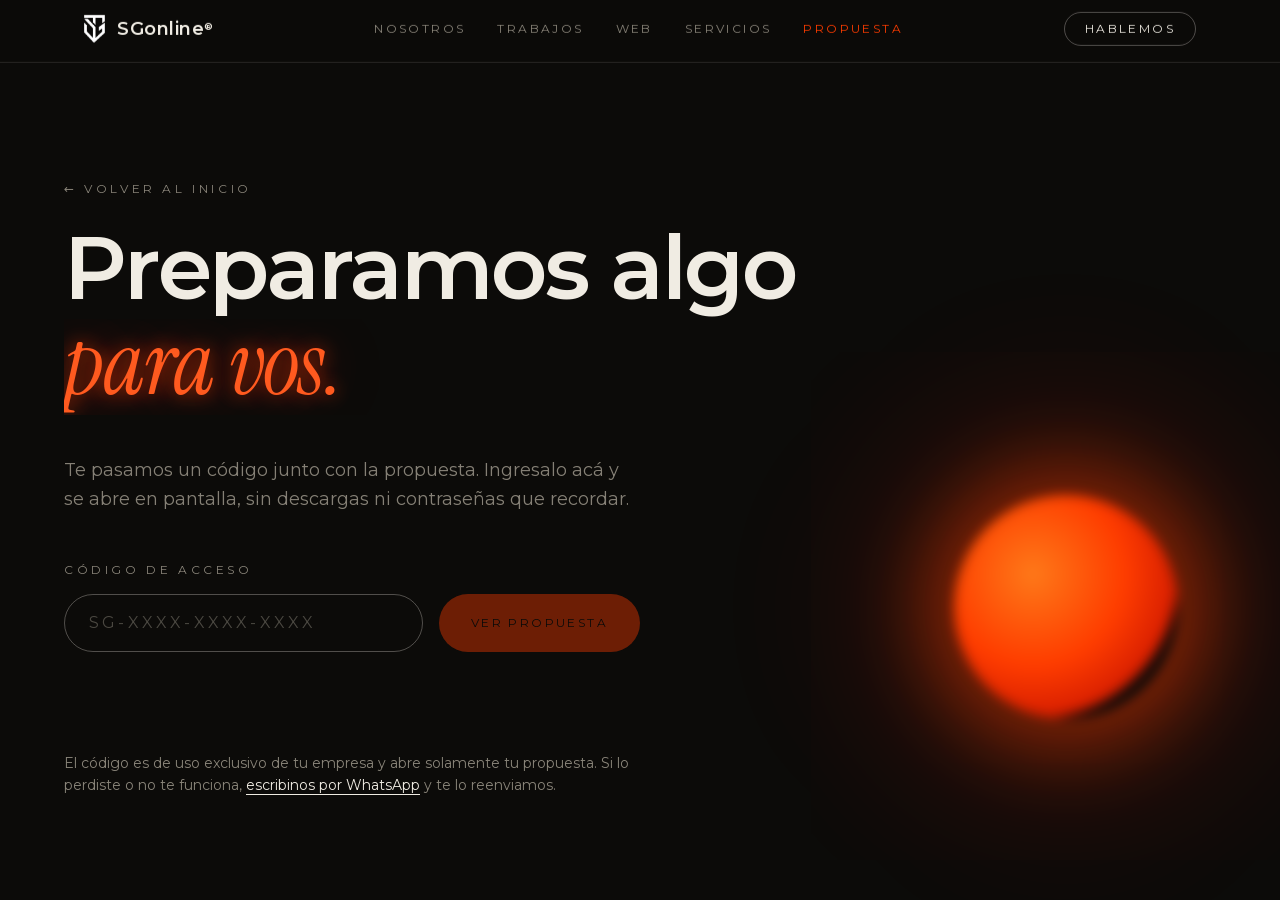
<file: propuesta.html>
<!DOCTYPE html><html lang="es" class="montserrat_630a7cb7-module__LzBTja__variable instrument_serif_2c6de2de-module__ecTz5a__variable antialiased"><head><meta charSet="utf-8"/><meta name="viewport" content="width=device-width, initial-scale=1"/><link rel="preload" href="/_next/static/media/7ebf22b5a21034f8-s.p.3j3877k49yy0l.woff2" as="font" crossorigin="" type="font/woff2"/><link rel="preload" href="/_next/static/media/a3264cb69f626630-s.p.2w0lnotpt__ns.woff2" as="font" crossorigin="" type="font/woff2"/><link rel="preload" href="/_next/static/media/e41d5df559864f9e-s.p.1g73gv09-xcb6.woff2" as="font" crossorigin="" type="font/woff2"/><link rel="preload" href="/_next/static/media/e8f2fbee2754df70-s.p.1dqa_6e_ad4sj.woff2" as="font" crossorigin="" type="font/woff2"/><link rel="preload" href="/logos/sgonline.png" as="image"/><link rel="stylesheet" href="/_next/static/chunks/13qp41k05g7gn.css" data-precedence="next"/><link rel="preload" as="script" fetchPriority="low" href="/_next/static/chunks/3l2cn98nr6ga3.js"/><script src="/_next/static/chunks/07-hzktxqjvzd.js" async=""></script><script src="/_next/static/chunks/1xx1dardhvgcj.js" async=""></script><script src="/_next/static/chunks/3lny3bkd9fgbb.js" async=""></script><script src="/_next/static/chunks/turbopack-3csjn34x500so.js" async=""></script><script src="/_next/static/chunks/158myu8e_yme3.js" async=""></script><script src="/_next/static/chunks/0s1u7mluhoyr9.js" async=""></script><script src="/_next/static/chunks/09_7tzzisgm3e.js" async=""></script><meta name="next-size-adjust" content=""/><title>Tu propuesta — SGonline®</title><meta name="description" content="Acceso a las propuestas de trabajo de SGonline."/><meta name="robots" content="noindex, nofollow"/><link rel="icon" href="/icon.png?icon.1ybubh3m9af6g.png" sizes="256x256" type="image/png"/><link rel="apple-touch-icon" href="/apple-icon.png?apple-icon.3y7nilflkdg_q.png" sizes="180x180" type="image/png"/><script src="/_next/static/chunks/0cz1d0mv5g_q7.js" noModule=""></script></head><body class="min-h-screen bg-background text-foreground"><div hidden=""><!--$--><!--/$--></div><div class="cursor-dot" aria-hidden="true"></div><div class="cursor-ring" aria-hidden="true"></div><header class="fixed inset-x-0 top-0 z-50 border-b border-line bg-background/80 backdrop-blur"><div class="mx-auto flex max-w-6xl items-center justify-between px-5 py-4"><a href="/" class="flex items-center gap-3"><img src="/logos/sgonline.png" alt="SGonline" class="h-7 w-auto"/><span class="text-lg font-semibold tracking-wide">SGonline<sup class="text-[0.55em]">®</sup></span></a><nav class="hidden items-center gap-8 text-xs uppercase tracking-[0.2em] text-muted lg:flex"><a href="/#nosotros" class="transition-colors hover:text-foreground"><span class="roll"><span class="roll__t roll__t--a">Nosotros</span><span class="roll__t roll__t--b" aria-hidden="true">Nosotros</span></span></a><a href="/#trabajos" class="transition-colors hover:text-foreground"><span class="roll"><span class="roll__t roll__t--a">Trabajos</span><span class="roll__t roll__t--b" aria-hidden="true">Trabajos</span></span></a><a href="/#web" class="transition-colors hover:text-foreground"><span class="roll"><span class="roll__t roll__t--a">Web</span><span class="roll__t roll__t--b" aria-hidden="true">Web</span></span></a><a href="/servicios" class="transition-colors hover:text-foreground"><span class="roll"><span class="roll__t roll__t--a">Servicios</span><span class="roll__t roll__t--b" aria-hidden="true">Servicios</span></span></a><span class="text-accent">Propuesta</span></nav><div class="flex items-center gap-3"><a href="https://wa.me/59892433537" target="_blank" rel="noopener noreferrer" data-magnetic="true" class="hidden rounded-full border border-foreground/30 px-5 py-2 text-xs uppercase tracking-[0.2em] transition-colors hover:border-accent hover:text-accent sm:block"><span class="roll"><span class="roll__t roll__t--a">Hablemos</span><span class="roll__t roll__t--b" aria-hidden="true">Hablemos</span></span></a><div class="lg:hidden"><button aria-label="Abrir menú" class="flex h-10 w-10 flex-col items-center justify-center gap-1.5"><span class="h-px w-6 bg-foreground"></span><span class="h-px w-6 bg-foreground"></span><span class="h-px w-4 self-end bg-accent"></span></button></div></div></div></header><main><section data-sub-hero="true" class="relative min-h-screen overflow-hidden px-5 pb-24 pt-36 md:pt-44"><div data-orb="true" class="absolute right-[8%] top-[55%] h-40 w-40 md:h-56 md:w-56"><div class="orb h-full w-full"></div></div><div class="relative z-10 mx-auto max-w-6xl"><div data-sub-hero-top="true" class="mb-6"><a href="/" class="text-xs uppercase tracking-[0.3em] text-muted transition-colors hover:text-accent">← Volver al inicio</a></div><h1 class="font-serif text-[10vw] font-semibold leading-[1] tracking-tight md:text-[5.5rem]"><span class="line"><span class="line-inner">Preparamos algo</span></span><span class="line"><span class="line-inner"><span class="accent-word">para vos.</span></span></span></h1><div data-sub-hero-sub="true"><p class="mt-10 max-w-xl text-base leading-relaxed text-muted md:text-lg">Te pasamos un código junto con la propuesta. Ingresalo acá y se abre en pantalla, sin descargas ni contraseñas que recordar.</p></div><form class="mt-12 max-w-xl"><label for="codigo" class="block text-xs uppercase tracking-[0.3em] text-muted">Código de acceso</label><div class="mt-4 flex flex-col gap-4 sm:flex-row"><input id="codigo" type="text" autoComplete="off" autoCapitalize="characters" spellCheck="false" placeholder="SG-XXXX-XXXX-XXXX" aria-invalid="false" class="w-full rounded-full border bg-transparent px-6 py-4 text-base uppercase tracking-[0.2em] transition-colors placeholder:text-muted/50 focus:outline-none border-foreground/30 focus:border-foreground/70" name="codigo" value=""/><button type="submit" disabled="" data-magnetic="true" class="shrink-0 rounded-full bg-accent px-8 py-4 text-xs uppercase tracking-[0.2em] text-background transition-opacity hover:opacity-90 disabled:cursor-not-allowed disabled:opacity-40">Ver propuesta</button></div><p id="codigo-error" role="status" aria-live="polite" class="mt-4 text-sm text-accent transition-opacity opacity-0">Ese código no es válido. Revisalo y probá de nuevo.</p></form><div data-reveal="true" data-delay="200" class=""><p class="mt-16 max-w-xl text-sm leading-relaxed text-muted">El código es de uso exclusivo de tu empresa y abre solamente tu propuesta. Si lo perdiste o no te funciona,<!-- --> <a href="https://wa.me/59892433537" target="_blank" rel="noopener noreferrer" class="text-foreground underline underline-offset-4 transition-colors hover:text-accent">escribinos por WhatsApp</a> <!-- -->y te lo reenviamos.</p></div></div></section></main><!--$--><!--/$--><script src="/_next/static/chunks/3l2cn98nr6ga3.js" id="_R_" async=""></script><script>(self.__next_f=self.__next_f||[]).push([0])</script><script>self.__next_f.push([1,"1:\"$Sreact.fragment\"\n2:I[39756,[\"/_next/static/chunks/158myu8e_yme3.js\"],\"default\"]\n3:I[37457,[\"/_next/static/chunks/158myu8e_yme3.js\"],\"default\"]\n4:I[27059,[\"/_next/static/chunks/158myu8e_yme3.js\",\"/_next/static/chunks/0s1u7mluhoyr9.js\",\"/_next/static/chunks/09_7tzzisgm3e.js\"],\"default\"]\n5:I[90507,[\"/_next/static/chunks/158myu8e_yme3.js\",\"/_next/static/chunks/0s1u7mluhoyr9.js\",\"/_next/static/chunks/09_7tzzisgm3e.js\"],\"default\"]\ne:I[68027,[\"/_next/static/chunks/158myu8e_yme3.js\"],\"default\",1]\n:HL[\"/_next/static/chunks/13qp41k05g7gn.css\",\"style\"]\n:HL[\"/_next/static/media/7ebf22b5a21034f8-s.p.3j3877k49yy0l.woff2\",\"font\",{\"crossOrigin\":\"\",\"type\":\"font/woff2\"}]\n:HL[\"/_next/static/media/a3264cb69f626630-s.p.2w0lnotpt__ns.woff2\",\"font\",{\"crossOrigin\":\"\",\"type\":\"font/woff2\"}]\n:HL[\"/_next/static/media/e41d5df559864f9e-s.p.1g73gv09-xcb6.woff2\",\"font\",{\"crossOrigin\":\"\",\"type\":\"font/woff2\"}]\n:HL[\"/_next/static/media/e8f2fbee2754df70-s.p.1dqa_6e_ad4sj.woff2\",\"font\",{\"crossOrigin\":\"\",\"type\":\"font/woff2\"}]\n:HL[\"/logos/sgonline.png\",\"image\"]\n"])</script><script>self.__next_f.push([1,"0:{\"P\":null,\"c\":[\"\",\"propuesta\"],\"q\":\"\",\"i\":false,\"f\":[[[\"\",{\"children\":[\"propuesta\",{\"children\":[\"__PAGE__\",{}]}]},\"$undefined\",\"$undefined\",16],[[\"$\",\"$1\",\"c\",{\"children\":[[[\"$\",\"link\",\"0\",{\"rel\":\"stylesheet\",\"href\":\"/_next/static/chunks/13qp41k05g7gn.css\",\"precedence\":\"next\",\"crossOrigin\":\"$undefined\",\"nonce\":\"$undefined\"}],[\"$\",\"script\",\"script-0\",{\"src\":\"/_next/static/chunks/158myu8e_yme3.js\",\"async\":true,\"nonce\":\"$undefined\"}]],[\"$\",\"html\",null,{\"lang\":\"es\",\"className\":\"montserrat_630a7cb7-module__LzBTja__variable instrument_serif_2c6de2de-module__ecTz5a__variable antialiased\",\"children\":[\"$\",\"body\",null,{\"className\":\"min-h-screen bg-background text-foreground\",\"children\":[\"$\",\"$L2\",null,{\"parallelRouterKey\":\"children\",\"error\":\"$undefined\",\"errorStyles\":\"$undefined\",\"errorScripts\":\"$undefined\",\"template\":[\"$\",\"$L3\",null,{}],\"templateStyles\":\"$undefined\",\"templateScripts\":\"$undefined\",\"notFound\":[[[\"$\",\"title\",null,{\"children\":\"404: This page could not be found.\"}],[\"$\",\"div\",null,{\"style\":{\"fontFamily\":\"system-ui,\\\"Segoe UI\\\",Roboto,Helvetica,Arial,sans-serif,\\\"Apple Color Emoji\\\",\\\"Segoe UI Emoji\\\"\",\"height\":\"100vh\",\"textAlign\":\"center\",\"display\":\"flex\",\"flexDirection\":\"column\",\"alignItems\":\"center\",\"justifyContent\":\"center\"},\"children\":[\"$\",\"div\",null,{\"children\":[[\"$\",\"style\",null,{\"dangerouslySetInnerHTML\":{\"__html\":\"body{color:#000;background:#fff;margin:0}.next-error-h1{border-right:1px solid rgba(0,0,0,.3)}@media (prefers-color-scheme:dark){body{color:#fff;background:#000}.next-error-h1{border-right:1px solid rgba(255,255,255,.3)}}\"}}],[\"$\",\"h1\",null,{\"className\":\"next-error-h1\",\"style\":{\"display\":\"inline-block\",\"margin\":\"0 20px 0 0\",\"padding\":\"0 23px 0 0\",\"fontSize\":24,\"fontWeight\":500,\"verticalAlign\":\"top\",\"lineHeight\":\"49px\"},\"children\":404}],[\"$\",\"div\",null,{\"style\":{\"display\":\"inline-block\"},\"children\":[\"$\",\"h2\",null,{\"style\":{\"fontSize\":14,\"fontWeight\":400,\"lineHeight\":\"49px\",\"margin\":0},\"children\":\"This page could not be found.\"}]}]]}]}]],[]],\"forbidden\":\"$undefined\",\"unauthorized\":\"$undefined\"}]}]}]]}],{\"children\":[[\"$\",\"$1\",\"c\",{\"children\":[null,[\"$\",\"$L2\",null,{\"parallelRouterKey\":\"children\",\"error\":\"$undefined\",\"errorStyles\":\"$undefined\",\"errorScripts\":\"$undefined\",\"template\":[\"$\",\"$L3\",null,{}],\"templateStyles\":\"$undefined\",\"templateScripts\":\"$undefined\",\"notFound\":\"$undefined\",\"forbidden\":\"$undefined\",\"unauthorized\":\"$undefined\"}]]}],{\"children\":[[\"$\",\"$1\",\"c\",{\"children\":[[[\"$\",\"$L4\",null,{}],[\"$\",\"$L5\",null,{}],[\"$\",\"header\",null,{\"className\":\"fixed inset-x-0 top-0 z-50 border-b border-line bg-background/80 backdrop-blur\",\"children\":[\"$\",\"div\",null,{\"className\":\"mx-auto flex max-w-6xl items-center justify-between px-5 py-4\",\"children\":[[\"$\",\"a\",null,{\"href\":\"/\",\"className\":\"flex items-center gap-3\",\"children\":[[\"$\",\"img\",null,{\"src\":\"/logos/sgonline.png\",\"alt\":\"SGonline\",\"className\":\"h-7 w-auto\"}],[\"$\",\"span\",null,{\"className\":\"text-lg font-semibold tracking-wide\",\"children\":[\"SGonline\",[\"$\",\"sup\",null,{\"className\":\"text-[0.55em]\",\"children\":\"®\"}]]}]]}],[\"$\",\"nav\",null,{\"className\":\"hidden items-center gap-8 text-xs uppercase tracking-[0.2em] text-muted lg:flex\",\"children\":[[\"$\",\"a\",null,{\"href\":\"/#nosotros\",\"className\":\"transition-colors hover:text-foreground\",\"children\":[\"$\",\"span\",null,{\"className\":\"roll\",\"children\":[[\"$\",\"span\",null,{\"className\":\"roll__t roll__t--a\",\"children\":\"Nosotros\"}],[\"$\",\"span\",null,{\"className\":\"roll__t roll__t--b\",\"aria-hidden\":true,\"children\":\"Nosotros\"}]]}]}],[\"$\",\"a\",null,{\"href\":\"/#trabajos\",\"className\":\"transition-colors hover:text-foreground\",\"children\":[\"$\",\"span\",null,{\"className\":\"roll\",\"children\":[[\"$\",\"span\",null,{\"className\":\"roll__t roll__t--a\",\"children\":\"Trabajos\"}],[\"$\",\"span\",null,{\"className\":\"roll__t roll__t--b\",\"aria-hidden\":true,\"children\":\"Trabajos\"}]]}]}],[\"$\",\"a\",null,{\"href\":\"/#web\",\"className\":\"transition-colors hover:text-foreground\",\"children\":[\"$\",\"span\",null,{\"className\":\"roll\",\"children\":[[\"$\",\"span\",null,{\"className\":\"roll__t roll__t--a\",\"children\":\"Web\"}],[\"$\",\"span\",null,{\"className\":\"roll__t roll__t--b\",\"aria-hidden\":true,\"children\":\"Web\"}]]}]}],[\"$\",\"a\",null,{\"href\":\"/servicios\",\"className\":\"transition-colors hover:text-foreground\",\"children\":[\"$\",\"span\",null,{\"className\":\"roll\",\"children\":[[\"$\",\"span\",null,{\"className\":\"roll__t roll__t--a\",\"children\":\"Servicios\"}],[\"$\",\"span\",null,{\"className\":\"roll__t roll__t--b\",\"aria-hidden\":true,\"children\":\"Servicios\"}]]}]}],[\"$\",\"span\",null,{\"className\":\"text-accent\",\"children\":\"Propuesta\"}]]}],[\"$\",\"div\",null,{\"className\":\"flex items-center gap-3\",\"children\":[[\"$\",\"a\",null,{\"href\":\"https://wa.me/59892433537\",\"target\":\"_blank\",\"rel\":\"noopener noreferrer\",\"data-magnetic\":true,\"className\":\"hidden rounded-full border border-foreground/30 px-5 py-2 text-xs uppercase tracking-[0.2em] transition-colors hover:border-accent hover:text-accent sm:block\",\"children\":\"$L6\"}],\"$L7\"]}]]}]}],\"$L8\"],[\"$L9\",\"$La\"],\"$Lb\"]}],{},null,false,null]},null,false,\"$@c\"]},null,false,null],\"$Ld\",false]],\"m\":\"$undefined\",\"G\":[\"$e\",[\"$Lf\"]],\"S\":true,\"h\":null,\"s\":\"$undefined\",\"l\":\"$undefined\",\"p\":\"$undefined\",\"d\":\"$undefined\",\"b\":\"F_SC8w4CH_ctx-v00aiuW\"}\n"])</script><script>self.__next_f.push([1,"10:I[26370,[\"/_next/static/chunks/158myu8e_yme3.js\",\"/_next/static/chunks/0s1u7mluhoyr9.js\",\"/_next/static/chunks/09_7tzzisgm3e.js\"],\"default\"]\n11:I[96567,[\"/_next/static/chunks/158myu8e_yme3.js\",\"/_next/static/chunks/0s1u7mluhoyr9.js\",\"/_next/static/chunks/09_7tzzisgm3e.js\"],\"default\"]\n12:I[97367,[\"/_next/static/chunks/158myu8e_yme3.js\"],\"OutletBoundary\"]\n13:\"$Sreact.suspense\"\n16:I[97367,[\"/_next/static/chunks/158myu8e_yme3.js\"],\"ViewportBoundary\"]\n18:I[97367,[\"/_next/static/chunks/158myu8e_yme3.js\"],\"MetadataBoundary\"]\n6:[\"$\",\"span\",null,{\"className\":\"roll\",\"children\":[[\"$\",\"span\",null,{\"className\":\"roll__t roll__t--a\",\"children\":\"Hablemos\"}],[\"$\",\"span\",null,{\"className\":\"roll__t roll__t--b\",\"aria-hidden\":true,\"children\":\"Hablemos\"}]]}]\n7:[\"$\",\"$L10\",null,{\"links\":[[\"/\",\"Inicio\"],[\"/#nosotros\",\"Nosotros\"],[\"/#trabajos\",\"Trabajos\"],[\"/#web\",\"Web\"],[\"/servicios\",\"Servicios\"]]}]\n"])</script><script>self.__next_f.push([1,"8:[\"$\",\"main\",null,{\"children\":[\"$\",\"section\",null,{\"data-sub-hero\":true,\"className\":\"relative min-h-screen overflow-hidden px-5 pb-24 pt-36 md:pt-44\",\"children\":[[\"$\",\"div\",null,{\"data-orb\":true,\"className\":\"absolute right-[8%] top-[55%] h-40 w-40 md:h-56 md:w-56\",\"children\":[\"$\",\"div\",null,{\"className\":\"orb h-full w-full\"}]}],[\"$\",\"div\",null,{\"className\":\"relative z-10 mx-auto max-w-6xl\",\"children\":[[\"$\",\"div\",null,{\"data-sub-hero-top\":true,\"className\":\"mb-6\",\"children\":[\"$\",\"a\",null,{\"href\":\"/\",\"className\":\"text-xs uppercase tracking-[0.3em] text-muted transition-colors hover:text-accent\",\"children\":\"← Volver al inicio\"}]}],[\"$\",\"h1\",null,{\"className\":\"font-serif text-[10vw] font-semibold leading-[1] tracking-tight md:text-[5.5rem]\",\"children\":[[\"$\",\"span\",null,{\"className\":\"line\",\"children\":[\"$\",\"span\",null,{\"className\":\"line-inner\",\"children\":\"Preparamos algo\"}]}],[\"$\",\"span\",null,{\"className\":\"line\",\"children\":[\"$\",\"span\",null,{\"className\":\"line-inner\",\"children\":[\"$\",\"span\",null,{\"className\":\"accent-word\",\"children\":\"para vos.\"}]}]}]]}],[\"$\",\"div\",null,{\"data-sub-hero-sub\":true,\"children\":[\"$\",\"p\",null,{\"className\":\"mt-10 max-w-xl text-base leading-relaxed text-muted md:text-lg\",\"children\":\"Te pasamos un código junto con la propuesta. Ingresalo acá y se abre en pantalla, sin descargas ni contraseñas que recordar.\"}]}],[\"$\",\"$L11\",null,{}],[\"$\",\"div\",null,{\"data-reveal\":true,\"data-delay\":200,\"className\":\"\",\"children\":[\"$\",\"p\",null,{\"className\":\"mt-16 max-w-xl text-sm leading-relaxed text-muted\",\"children\":[\"El código es de uso exclusivo de tu empresa y abre solamente tu propuesta. Si lo perdiste o no te funciona,\",\" \",[\"$\",\"a\",null,{\"href\":\"https://wa.me/59892433537\",\"target\":\"_blank\",\"rel\":\"noopener noreferrer\",\"className\":\"text-foreground underline underline-offset-4 transition-colors hover:text-accent\",\"children\":\"escribinos por WhatsApp\"}],\" \",\"y te lo reenviamos.\"]}]}]]}]]}]}]\n"])</script><script>self.__next_f.push([1,"9:[\"$\",\"script\",\"script-0\",{\"src\":\"/_next/static/chunks/0s1u7mluhoyr9.js\",\"async\":true,\"nonce\":\"$undefined\"}]\na:[\"$\",\"script\",\"script-1\",{\"src\":\"/_next/static/chunks/09_7tzzisgm3e.js\",\"async\":true,\"nonce\":\"$undefined\"}]\nb:[\"$\",\"$L12\",null,{\"children\":[\"$\",\"$13\",null,{\"name\":\"Next.MetadataOutlet\",\"children\":\"$@14\"}]}]\n15:[]\nc:\"$W15\"\nd:[\"$\",\"$1\",\"h\",{\"children\":[null,[\"$\",\"$L16\",null,{\"children\":\"$L17\"}],[\"$\",\"div\",null,{\"hidden\":true,\"children\":[\"$\",\"$L18\",null,{\"children\":[\"$\",\"$13\",null,{\"name\":\"Next.Metadata\",\"children\":\"$L19\"}]}]}],[\"$\",\"meta\",null,{\"name\":\"next-size-adjust\",\"content\":\"\"}]]}]\nf:[\"$\",\"link\",\"0\",{\"rel\":\"stylesheet\",\"href\":\"/_next/static/chunks/13qp41k05g7gn.css\",\"precedence\":\"next\",\"crossOrigin\":\"$undefined\",\"nonce\":\"$undefined\"}]\n"])</script><script>self.__next_f.push([1,"17:[[\"$\",\"meta\",\"0\",{\"charSet\":\"utf-8\"}],[\"$\",\"meta\",\"1\",{\"name\":\"viewport\",\"content\":\"width=device-width, initial-scale=1\"}]]\n"])</script><script>self.__next_f.push([1,"1a:I[27201,[\"/_next/static/chunks/158myu8e_yme3.js\"],\"IconMark\"]\n14:null\n19:[[\"$\",\"title\",\"0\",{\"children\":\"Tu propuesta — SGonline®\"}],[\"$\",\"meta\",\"1\",{\"name\":\"description\",\"content\":\"Acceso a las propuestas de trabajo de SGonline.\"}],[\"$\",\"meta\",\"2\",{\"name\":\"robots\",\"content\":\"noindex, nofollow\"}],[\"$\",\"link\",\"3\",{\"rel\":\"icon\",\"href\":\"/icon.png?icon.1ybubh3m9af6g.png\",\"sizes\":\"256x256\",\"type\":\"image/png\"}],[\"$\",\"link\",\"4\",{\"rel\":\"apple-touch-icon\",\"href\":\"/apple-icon.png?apple-icon.3y7nilflkdg_q.png\",\"sizes\":\"180x180\",\"type\":\"image/png\"}],[\"$\",\"$L1a\",\"5\",{}]]\n"])</script></body></html>
</file>
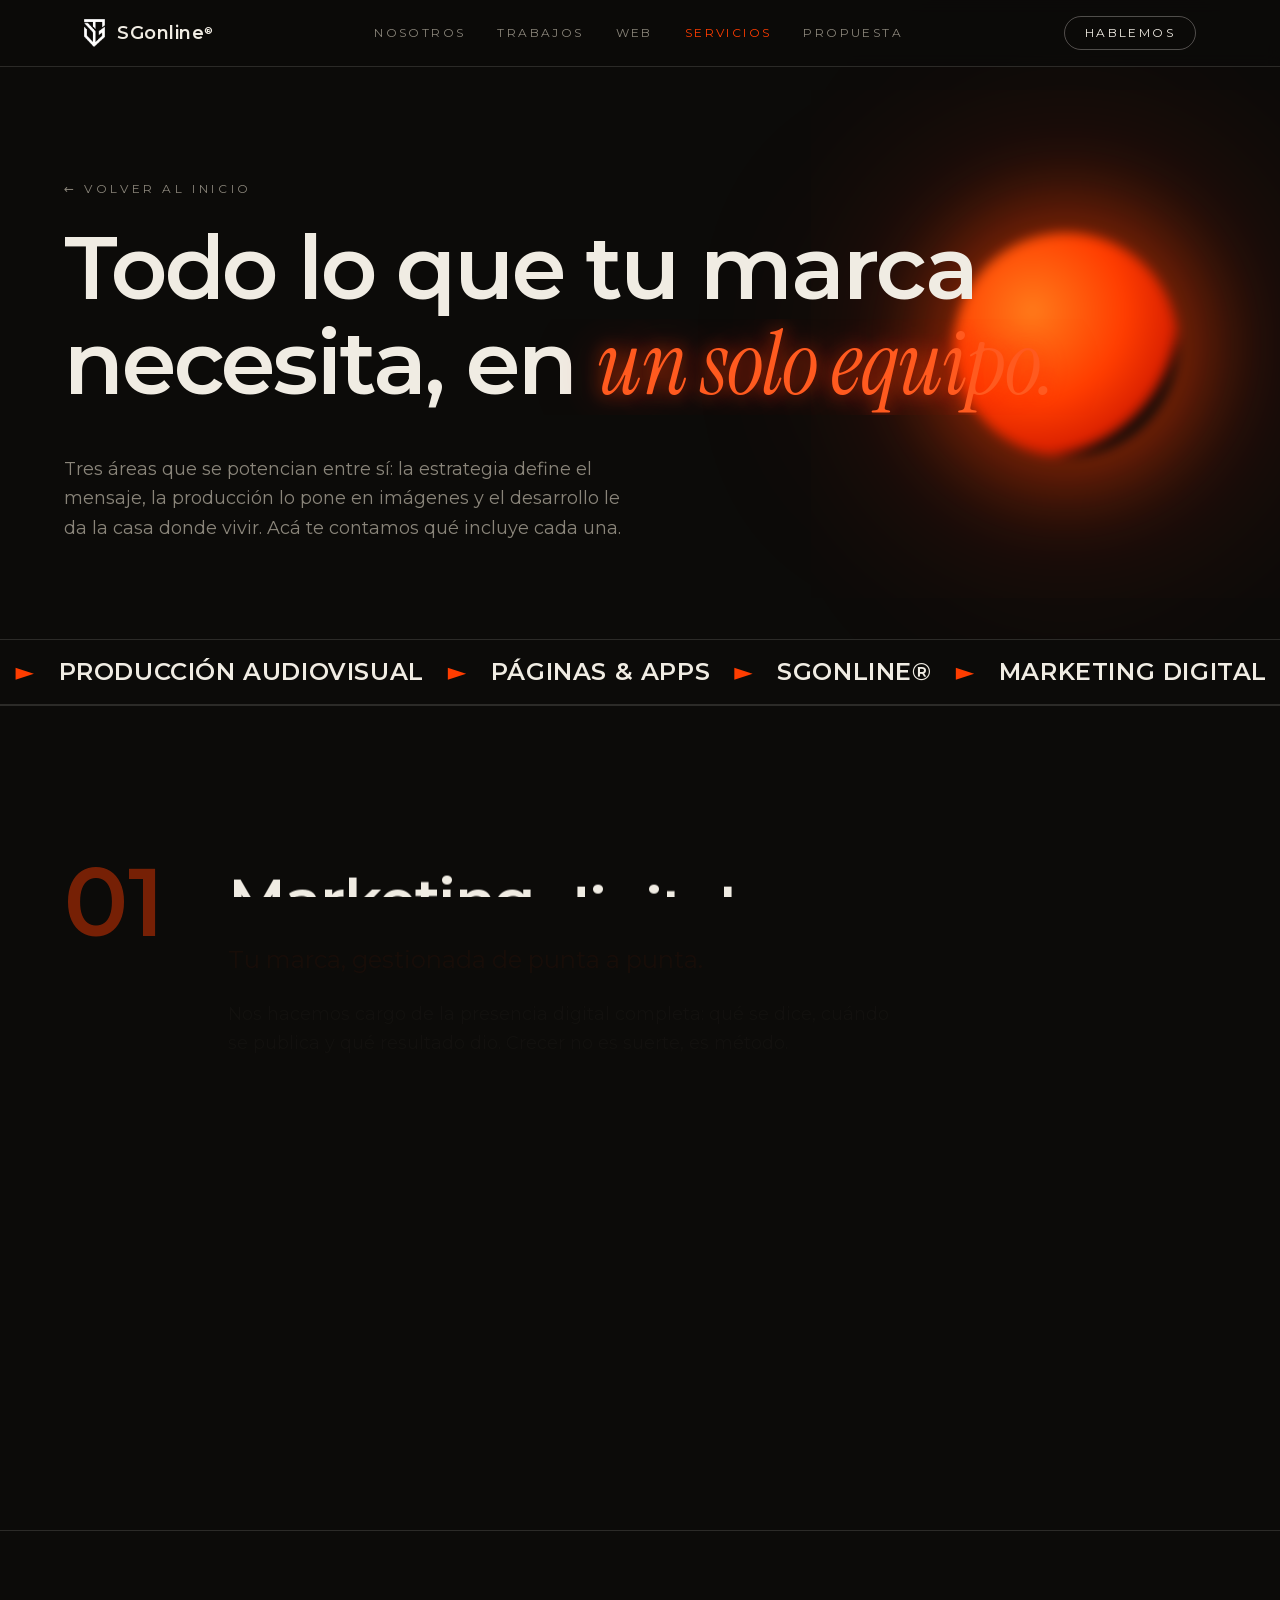
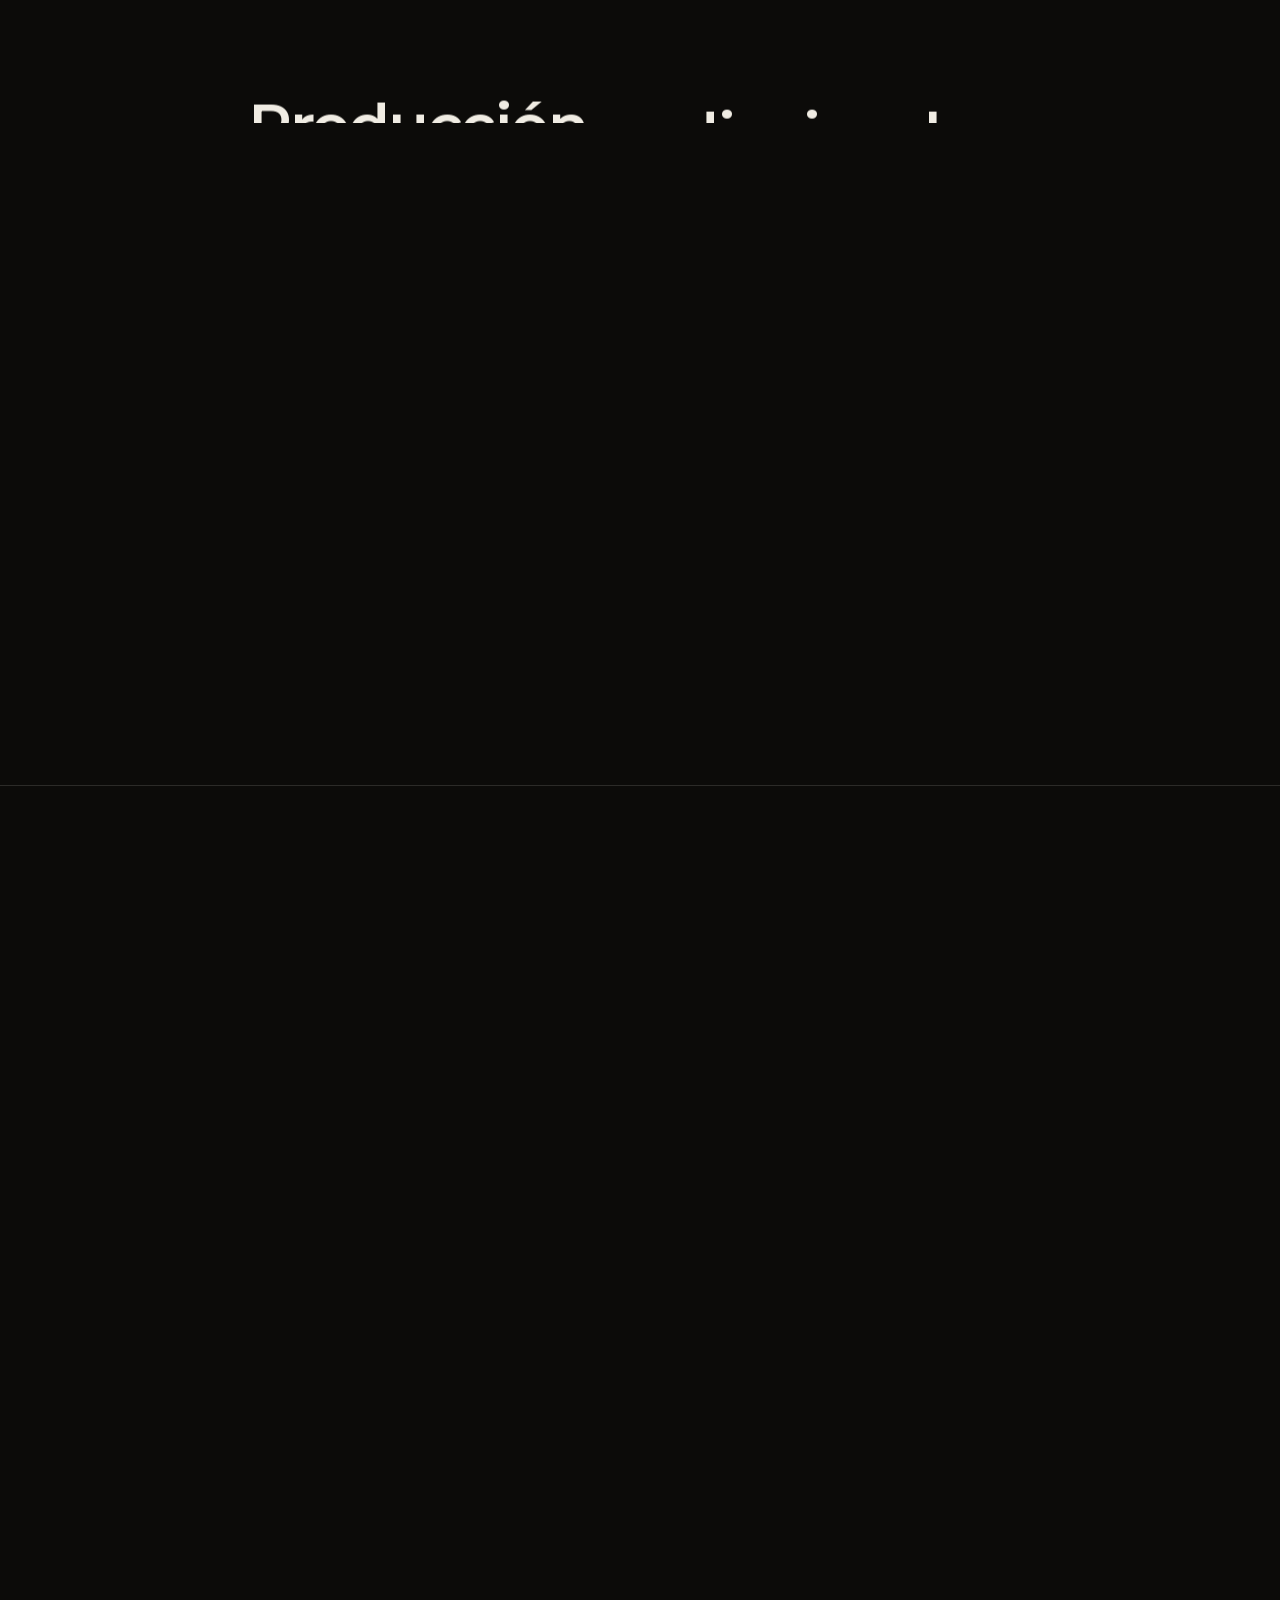
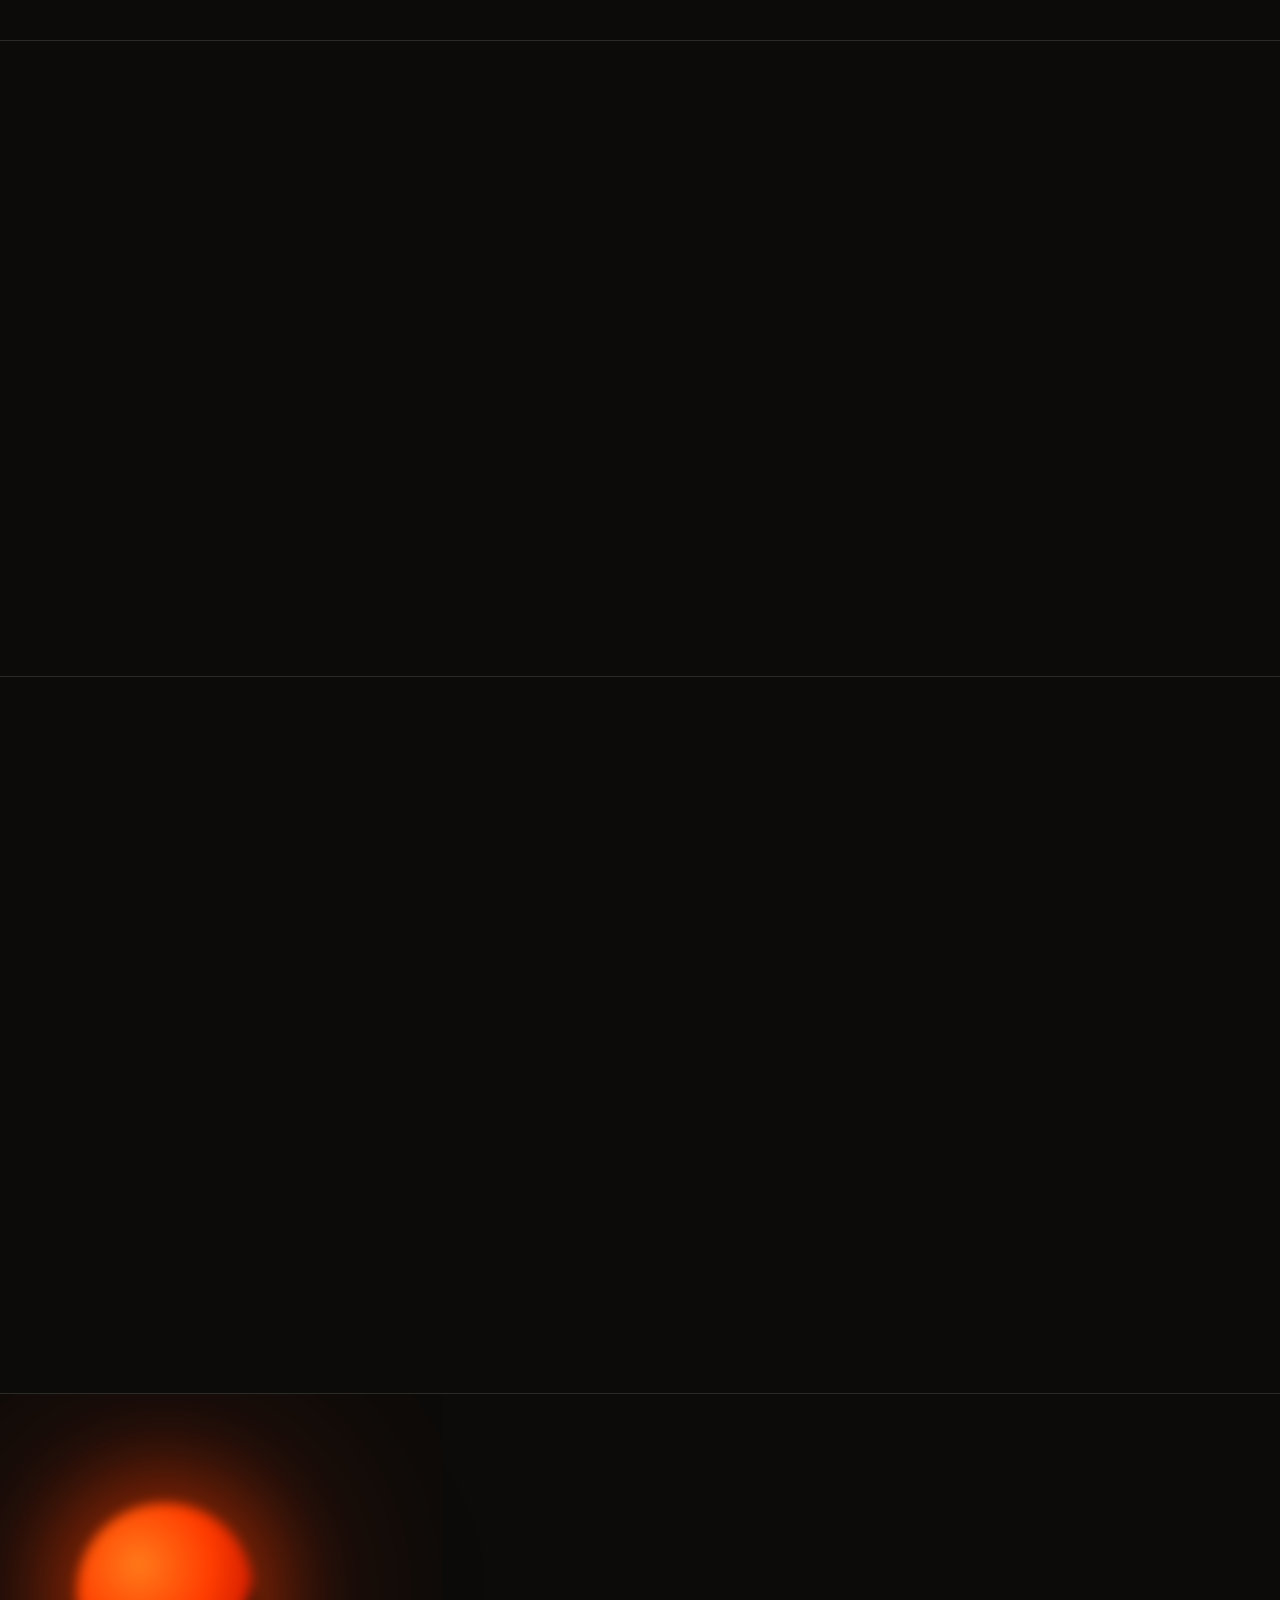
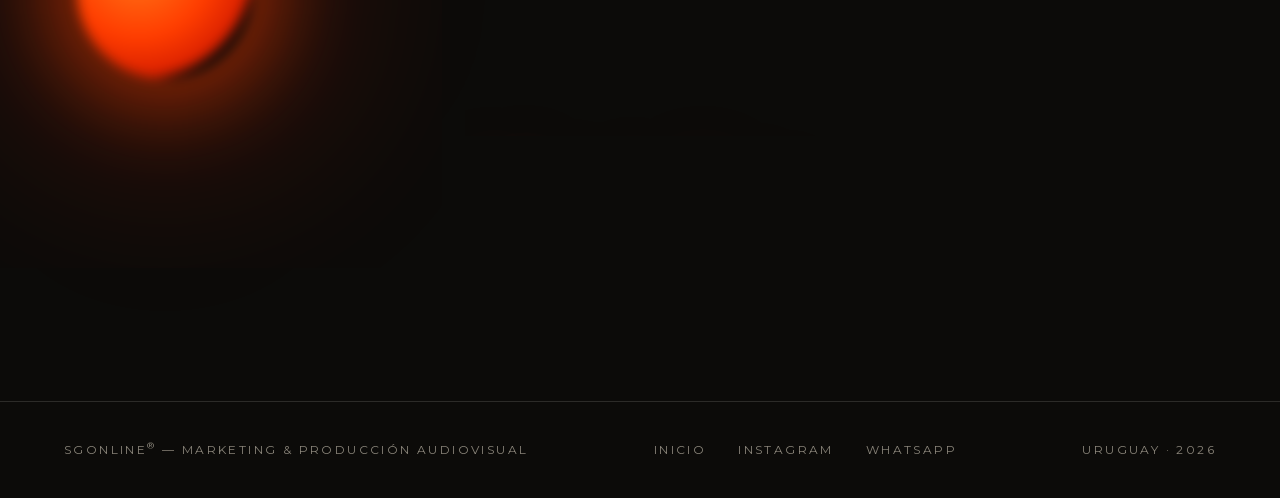
<file: servicios.html>
<!DOCTYPE html><html lang="es" class="montserrat_630a7cb7-module__LzBTja__variable instrument_serif_2c6de2de-module__ecTz5a__variable antialiased"><head><meta charSet="utf-8"/><meta name="viewport" content="width=device-width, initial-scale=1"/><link rel="preload" href="/_next/static/media/7ebf22b5a21034f8-s.p.3j3877k49yy0l.woff2" as="font" crossorigin="" type="font/woff2"/><link rel="preload" href="/_next/static/media/a3264cb69f626630-s.p.2w0lnotpt__ns.woff2" as="font" crossorigin="" type="font/woff2"/><link rel="preload" href="/_next/static/media/e41d5df559864f9e-s.p.1g73gv09-xcb6.woff2" as="font" crossorigin="" type="font/woff2"/><link rel="preload" href="/_next/static/media/e8f2fbee2754df70-s.p.1dqa_6e_ad4sj.woff2" as="font" crossorigin="" type="font/woff2"/><link rel="preload" href="/logos/sgonline.png" as="image"/><link rel="stylesheet" href="/_next/static/chunks/13qp41k05g7gn.css" data-precedence="next"/><link rel="preload" as="script" fetchPriority="low" href="/_next/static/chunks/3l2cn98nr6ga3.js"/><script src="/_next/static/chunks/07-hzktxqjvzd.js" async=""></script><script src="/_next/static/chunks/1xx1dardhvgcj.js" async=""></script><script src="/_next/static/chunks/3lny3bkd9fgbb.js" async=""></script><script src="/_next/static/chunks/turbopack-3csjn34x500so.js" async=""></script><script src="/_next/static/chunks/158myu8e_yme3.js" async=""></script><script src="/_next/static/chunks/2el_7kh5kkw7z.js" async=""></script><script src="/_next/static/chunks/09_7tzzisgm3e.js" async=""></script><meta name="next-size-adjust" content=""/><title>Servicios — SGonline®</title><meta name="description" content="Marketing digital, producción audiovisual y desarrollo web a medida. Qué incluye cada servicio, para quién es y qué te llevás. Desde Trinidad, Flores, para todo Uruguay."/><link rel="icon" href="/icon.png?icon.1ybubh3m9af6g.png" sizes="256x256" type="image/png"/><link rel="apple-touch-icon" href="/apple-icon.png?apple-icon.3y7nilflkdg_q.png" sizes="180x180" type="image/png"/><script src="/_next/static/chunks/0cz1d0mv5g_q7.js" noModule=""></script></head><body class="min-h-screen bg-background text-foreground"><div hidden=""><!--$--><!--/$--></div><div class="cursor-dot" aria-hidden="true"></div><div class="cursor-ring" aria-hidden="true"></div><header class="fixed inset-x-0 top-0 z-50 border-b border-line bg-background/80 backdrop-blur"><div class="mx-auto flex max-w-6xl items-center justify-between px-5 py-4"><a href="/" class="flex items-center gap-3"><img src="/logos/sgonline.png" alt="SGonline" class="h-7 w-auto"/><span class="text-lg font-semibold tracking-wide">SGonline<sup class="text-[0.55em]">®</sup></span></a><nav class="hidden items-center gap-8 text-xs uppercase tracking-[0.2em] text-muted lg:flex"><a href="/#nosotros" class="transition-colors hover:text-foreground"><span class="roll"><span class="roll__t roll__t--a">Nosotros</span><span class="roll__t roll__t--b" aria-hidden="true">Nosotros</span></span></a><a href="/#trabajos" class="transition-colors hover:text-foreground"><span class="roll"><span class="roll__t roll__t--a">Trabajos</span><span class="roll__t roll__t--b" aria-hidden="true">Trabajos</span></span></a><a href="/#web" class="transition-colors hover:text-foreground"><span class="roll"><span class="roll__t roll__t--a">Web</span><span class="roll__t roll__t--b" aria-hidden="true">Web</span></span></a><span class="text-accent">Servicios</span><a href="/propuesta" class="transition-colors hover:text-foreground"><span class="roll"><span class="roll__t roll__t--a">Propuesta</span><span class="roll__t roll__t--b" aria-hidden="true">Propuesta</span></span></a></nav><div class="flex items-center gap-3"><a href="#contacto" data-magnetic="true" class="hidden rounded-full border border-foreground/30 px-5 py-2 text-xs uppercase tracking-[0.2em] transition-colors hover:border-accent hover:text-accent sm:block"><span class="roll"><span class="roll__t roll__t--a">Hablemos</span><span class="roll__t roll__t--b" aria-hidden="true">Hablemos</span></span></a><div class="lg:hidden"><button aria-label="Abrir menú" class="flex h-10 w-10 flex-col items-center justify-center gap-1.5"><span class="h-px w-6 bg-foreground"></span><span class="h-px w-6 bg-foreground"></span><span class="h-px w-4 self-end bg-accent"></span></button></div></div></div></header><main><section data-sub-hero="true" class="relative overflow-hidden px-5 pb-16 pt-36 md:pb-24 md:pt-44"><div data-orb="true" class="absolute right-[8%] top-[52%] h-40 w-40 md:h-56 md:w-56"><div class="orb h-full w-full"></div></div><div class="relative z-10 mx-auto max-w-6xl"><div data-sub-hero-top="true" class="mb-6"><a href="/" class="text-xs uppercase tracking-[0.3em] text-muted transition-colors hover:text-accent">← Volver al inicio</a></div><h1 class="font-serif text-[10vw] font-semibold leading-[1] tracking-tight md:text-[5.5rem]"><span class="line"><span class="line-inner">Todo lo que tu marca</span></span><span class="line"><span class="line-inner">necesita, en <span class="accent-word">un solo equipo.</span></span></span></h1><div data-sub-hero-sub="true"><p class="mt-10 max-w-xl text-base leading-relaxed text-muted md:text-lg">Tres áreas que se potencian entre sí: la estrategia define el mensaje, la producción lo pone en imágenes y el desarrollo le da la casa donde vivir. Acá te contamos qué incluye cada una.</p></div></div></section><div class="overflow-hidden border-y border-line py-4"><div class="marquee-track"><div aria-hidden="false" class="flex shrink-0 items-center"><span class="flex items-center gap-6 pr-6 font-serif text-xl font-semibold tracking-wide md:text-2xl">MARKETING DIGITAL<span class="text-accent">►</span></span><span class="flex items-center gap-6 pr-6 font-serif text-xl font-semibold tracking-wide md:text-2xl">PRODUCCIÓN AUDIOVISUAL<span class="text-accent">►</span></span><span class="flex items-center gap-6 pr-6 font-serif text-xl font-semibold tracking-wide md:text-2xl">PÁGINAS &amp; APPS<span class="text-accent">►</span></span><span class="flex items-center gap-6 pr-6 font-serif text-xl font-semibold tracking-wide md:text-2xl">SGONLINE®<span class="text-accent">►</span></span></div><div aria-hidden="true" class="flex shrink-0 items-center"><span class="flex items-center gap-6 pr-6 font-serif text-xl font-semibold tracking-wide md:text-2xl">MARKETING DIGITAL<span class="text-accent">►</span></span><span class="flex items-center gap-6 pr-6 font-serif text-xl font-semibold tracking-wide md:text-2xl">PRODUCCIÓN AUDIOVISUAL<span class="text-accent">►</span></span><span class="flex items-center gap-6 pr-6 font-serif text-xl font-semibold tracking-wide md:text-2xl">PÁGINAS &amp; APPS<span class="text-accent">►</span></span><span class="flex items-center gap-6 pr-6 font-serif text-xl font-semibold tracking-wide md:text-2xl">SGONLINE®<span class="text-accent">►</span></span></div></div></div><section id="marketing" class="border-t border-line px-5 py-24 md:py-32"><div class="mx-auto max-w-6xl"><div class="grid gap-12 md:grid-cols-[auto_1fr] md:gap-16"><div data-reveal="true" class=""><span class="font-serif text-6xl font-semibold text-accent md:text-8xl">01</span></div><div><h2 data-split="true" class="font-serif text-4xl font-semibold tracking-tight md:text-6xl">Marketing digital</h2><div data-reveal="true" data-delay="100" class=""><p class="mt-4 font-serif text-xl text-accent md:text-2xl">Tu marca, gestionada de punta a punta.</p><p class="mt-6 max-w-2xl leading-relaxed text-muted md:text-lg">Nos hacemos cargo de la presencia digital completa: qué se dice, cuándo se publica y qué resultado dio. Crecer no es suerte, es método.</p></div><div class="mt-12 grid gap-10 md:grid-cols-2 md:gap-14"><div data-reveal="true" data-delay="160" class=""><h3 class="mb-5 text-xs uppercase tracking-[0.3em] text-muted">Qué incluye</h3><ul class="flex flex-col gap-3"><li class="flex gap-3 border-b border-line pb-3 leading-relaxed"><span class="mt-1 shrink-0 text-xs text-accent">►</span>Estrategia y plan de contenidos mensual</li><li class="flex gap-3 border-b border-line pb-3 leading-relaxed"><span class="mt-1 shrink-0 text-xs text-accent">►</span>Community management en Instagram y Facebook</li><li class="flex gap-3 border-b border-line pb-3 leading-relaxed"><span class="mt-1 shrink-0 text-xs text-accent">►</span>Diseño de piezas gráficas, placas y stories</li><li class="flex gap-3 border-b border-line pb-3 leading-relaxed"><span class="mt-1 shrink-0 text-xs text-accent">►</span>Redacción de textos y calendario de publicaciones</li><li class="flex gap-3 border-b border-line pb-3 leading-relaxed"><span class="mt-1 shrink-0 text-xs text-accent">►</span>Campañas de pauta en Meta Ads con seguimiento</li><li class="flex gap-3 border-b border-line pb-3 leading-relaxed"><span class="mt-1 shrink-0 text-xs text-accent">►</span>Informe mensual de métricas y aprendizajes</li></ul></div><div data-reveal="true" data-delay="260" class=""><div class="flex flex-col gap-8"><div class="border-t border-foreground/30 pt-4"><h3 class="mb-3 text-xs uppercase tracking-[0.3em] text-muted">Para quién es</h3><p class="leading-relaxed">Negocios que ya venden pero tienen la presencia digital desordenada, o que publican sin un plan detrás.</p></div><div class="border-t border-foreground/30 pt-4"><h3 class="mb-3 text-xs uppercase tracking-[0.3em] text-muted">Qué te llevás</h3><p class="leading-relaxed">Calendario mensual aprobado por vos, las piezas listas para publicar y un informe claro de qué funcionó y qué se corrige.</p></div><a href="https://wa.me/59892433537" target="_blank" rel="noopener noreferrer" data-magnetic="true" class="self-start rounded-full border border-foreground/30 px-6 py-3 text-xs uppercase tracking-[0.2em] transition-colors hover:border-accent hover:text-accent"><span class="roll"><span class="roll__t roll__t--a">Consultar por este servicio</span><span class="roll__t roll__t--b" aria-hidden="true">Consultar por este servicio</span></span></a></div></div></div></div></div></div></section><section id="audiovisual" class="border-t border-line px-5 py-24 md:py-32"><div class="mx-auto max-w-6xl"><div class="grid gap-12 md:grid-cols-[auto_1fr] md:gap-16"><div data-reveal="true" class=""><span class="font-serif text-6xl font-semibold text-accent md:text-8xl">02</span></div><div><h2 data-split="true" class="font-serif text-4xl font-semibold tracking-tight md:text-6xl">Producción audiovisual</h2><div data-reveal="true" data-delay="100" class=""><p class="mt-4 font-serif text-xl text-accent md:text-2xl">Lo que se ve bien, vende mejor.</p><p class="mt-6 max-w-2xl leading-relaxed text-muted md:text-lg">Producimos el material propio de tu marca con dirección de arte, para que no dependas de fotos de banco ni de videos improvisados con el celular.</p></div><div class="mt-12 grid gap-10 md:grid-cols-2 md:gap-14"><div data-reveal="true" data-delay="160" class=""><h3 class="mb-5 text-xs uppercase tracking-[0.3em] text-muted">Qué incluye</h3><ul class="flex flex-col gap-3"><li class="flex gap-3 border-b border-line pb-3 leading-relaxed"><span class="mt-1 shrink-0 text-xs text-accent">►</span>Reels y contenido vertical para redes</li><li class="flex gap-3 border-b border-line pb-3 leading-relaxed"><span class="mt-1 shrink-0 text-xs text-accent">►</span>Fotografía de producto, local y equipo</li><li class="flex gap-3 border-b border-line pb-3 leading-relaxed"><span class="mt-1 shrink-0 text-xs text-accent">►</span>Cobertura de eventos y jornadas</li><li class="flex gap-3 border-b border-line pb-3 leading-relaxed"><span class="mt-1 shrink-0 text-xs text-accent">►</span>Video institucional y de marca</li><li class="flex gap-3 border-b border-line pb-3 leading-relaxed"><span class="mt-1 shrink-0 text-xs text-accent">►</span>Tomas aéreas con drone</li><li class="flex gap-3 border-b border-line pb-3 leading-relaxed"><span class="mt-1 shrink-0 text-xs text-accent">►</span>Edición, musicalización y corrección de color</li></ul></div><div data-reveal="true" data-delay="260" class=""><div class="flex flex-col gap-8"><div class="border-t border-foreground/30 pt-4"><h3 class="mb-3 text-xs uppercase tracking-[0.3em] text-muted">Para quién es</h3><p class="leading-relaxed">Marcas que necesitan material propio y reconocible: gastronomía, comercios, gimnasios y servicios profesionales.</p></div><div class="border-t border-foreground/30 pt-4"><h3 class="mb-3 text-xs uppercase tracking-[0.3em] text-muted">Qué te llevás</h3><p class="leading-relaxed">Las piezas editadas y exportadas en el formato de cada red, más el material en bruto si lo pedís.</p></div><a href="https://wa.me/59892433537" target="_blank" rel="noopener noreferrer" data-magnetic="true" class="self-start rounded-full border border-foreground/30 px-6 py-3 text-xs uppercase tracking-[0.2em] transition-colors hover:border-accent hover:text-accent"><span class="roll"><span class="roll__t roll__t--a">Consultar por este servicio</span><span class="roll__t roll__t--b" aria-hidden="true">Consultar por este servicio</span></span></a></div></div></div></div></div></div></section><section id="desarrollo" class="border-t border-line px-5 py-24 md:py-32"><div class="mx-auto max-w-6xl"><div class="grid gap-12 md:grid-cols-[auto_1fr] md:gap-16"><div data-reveal="true" class=""><span class="font-serif text-6xl font-semibold text-accent md:text-8xl">03</span></div><div><h2 data-split="true" class="font-serif text-4xl font-semibold tracking-tight md:text-6xl">Páginas &amp; aplicaciones</h2><div data-reveal="true" data-delay="100" class=""><p class="mt-4 font-serif text-xl text-accent md:text-2xl">Sitios pensados para convertir, no solo para mirar.</p><p class="mt-6 max-w-2xl leading-relaxed text-muted md:text-lg">Contamos con developer propio, así que no tercerizamos nada: desarrollamos a medida, rápido, y con un panel para que administres tu contenido sin depender de nadie.</p></div><div class="mt-12 grid gap-10 md:grid-cols-2 md:gap-14"><div data-reveal="true" data-delay="160" class=""><h3 class="mb-5 text-xs uppercase tracking-[0.3em] text-muted">Qué incluye</h3><ul class="flex flex-col gap-3"><li class="flex gap-3 border-b border-line pb-3 leading-relaxed"><span class="mt-1 shrink-0 text-xs text-accent">►</span>Landing pages y sitios institucionales</li><li class="flex gap-3 border-b border-line pb-3 leading-relaxed"><span class="mt-1 shrink-0 text-xs text-accent">►</span>Tiendas online con carrito y categorías</li><li class="flex gap-3 border-b border-line pb-3 leading-relaxed"><span class="mt-1 shrink-0 text-xs text-accent">►</span>Catálogos con panel de administración</li><li class="flex gap-3 border-b border-line pb-3 leading-relaxed"><span class="mt-1 shrink-0 text-xs text-accent">►</span>Aplicaciones a medida para tu operativa</li><li class="flex gap-3 border-b border-line pb-3 leading-relaxed"><span class="mt-1 shrink-0 text-xs text-accent">►</span>Dominio, hosting y puesta en línea</li><li class="flex gap-3 border-b border-line pb-3 leading-relaxed"><span class="mt-1 shrink-0 text-xs text-accent">►</span>Optimización de velocidad y SEO técnico</li></ul></div><div data-reveal="true" data-delay="260" class=""><div class="flex flex-col gap-8"><div class="border-t border-foreground/30 pt-4"><h3 class="mb-3 text-xs uppercase tracking-[0.3em] text-muted">Para quién es</h3><p class="leading-relaxed">Negocios que necesitan vender o mostrar su catálogo online y quieren poder actualizarlo por su cuenta.</p></div><div class="border-t border-foreground/30 pt-4"><h3 class="mb-3 text-xs uppercase tracking-[0.3em] text-muted">Qué te llevás</h3><p class="leading-relaxed">Tu sitio en línea, el panel para administrarlo y una capacitación para que lo manejes tranquilo.</p></div><a href="https://wa.me/59892433537" target="_blank" rel="noopener noreferrer" data-magnetic="true" class="self-start rounded-full border border-foreground/30 px-6 py-3 text-xs uppercase tracking-[0.2em] transition-colors hover:border-accent hover:text-accent"><span class="roll"><span class="roll__t roll__t--a">Consultar por este servicio</span><span class="roll__t roll__t--b" aria-hidden="true">Consultar por este servicio</span></span></a></div></div></div></div></div></div></section><section class="border-t border-line px-5 py-24 md:py-32"><div class="mx-auto max-w-6xl"><div data-reveal="true" class=""><p class="mb-4 text-xs uppercase tracking-[0.3em] text-accent">Cómo trabajamos</p></div><h2 data-split="true" class="mb-16 max-w-3xl font-serif text-4xl font-semibold leading-tight tracking-tight md:text-5xl">Menos humo, más resultados.</h2><div class="grid gap-10 md:grid-cols-3"><div data-reveal="true" class=""><div class="border-t border-foreground/30 pt-6"><span class="font-serif text-6xl font-semibold text-accent">1</span><h3 class="mb-3 mt-4 font-serif text-2xl font-semibold">Escuchamos</h3><p class="leading-relaxed text-muted">Entendemos tu negocio, tu cliente y tus números antes de proponer nada.</p></div></div><div data-reveal="true" data-delay="120" class=""><div class="border-t border-foreground/30 pt-6"><span class="font-serif text-6xl font-semibold text-accent">2</span><h3 class="mb-3 mt-4 font-serif text-2xl font-semibold">Creamos</h3><p class="leading-relaxed text-muted">Estrategia, contenido y diseño trabajando juntos, con un objetivo claro por delante.</p></div></div><div data-reveal="true" data-delay="240" class=""><div class="border-t border-foreground/30 pt-6"><span class="font-serif text-6xl font-semibold text-accent">3</span><h3 class="mb-3 mt-4 font-serif text-2xl font-semibold">Medimos</h3><p class="leading-relaxed text-muted">Cada pieza se evalúa contra resultados reales. Lo que funciona se escala, lo que no, se corrige.</p></div></div></div></div></section><section class="border-t border-line px-5 py-24 md:py-32"><div class="mx-auto max-w-6xl"><div data-reveal="true" class=""><p class="mb-4 text-xs uppercase tracking-[0.3em] text-accent">Preguntas frecuentes</p></div><h2 data-split="true" class="mb-14 font-serif text-4xl font-semibold tracking-tight md:text-5xl">Lo que todos preguntan</h2><div class="flex flex-col"><div data-reveal="true" class=""><details class="group border-b border-line py-6"><summary class="flex cursor-pointer items-center justify-between gap-6 font-serif text-xl font-semibold tracking-tight marker:content-none md:text-2xl">¿Cuánto cuesta?<span class="shrink-0 text-accent transition-transform group-open:rotate-45">+</span></summary><p class="mt-4 max-w-3xl leading-relaxed text-muted">Cada presupuesto es a medida: depende del alcance, de la frecuencia de publicación y de si incluye producción audiovisual. Contanos qué necesitás y te pasamos una propuesta cerrada, sin costos ocultos.</p></details></div><div data-reveal="true" data-delay="80" class=""><details class="group border-b border-line py-6"><summary class="flex cursor-pointer items-center justify-between gap-6 font-serif text-xl font-semibold tracking-tight marker:content-none md:text-2xl">¿Trabajan solo en Trinidad?<span class="shrink-0 text-accent transition-transform group-open:rotate-45">+</span></summary><p class="mt-4 max-w-3xl leading-relaxed text-muted">Estamos en Trinidad, Flores, y acompañamos marcas de todo Uruguay. La mayor parte del trabajo es remoto; para la producción audiovisual coordinamos la jornada de rodaje donde estés.</p></details></div><div data-reveal="true" data-delay="160" class=""><details class="group border-b border-line py-6"><summary class="flex cursor-pointer items-center justify-between gap-6 font-serif text-xl font-semibold tracking-tight marker:content-none md:text-2xl">¿Puedo contratar un solo servicio?<span class="shrink-0 text-accent transition-transform group-open:rotate-45">+</span></summary><p class="mt-4 max-w-3xl leading-relaxed text-muted">Sí. Podés tomar solo redes, solo producción o solo desarrollo. La ventaja de combinarlos es que la estrategia, el contenido y la web terminan hablando el mismo idioma.</p></details></div><div data-reveal="true" data-delay="240" class=""><details class="group border-b border-line py-6"><summary class="flex cursor-pointer items-center justify-between gap-6 font-serif text-xl font-semibold tracking-tight marker:content-none md:text-2xl">¿Con qué se arranca?<span class="shrink-0 text-accent transition-transform group-open:rotate-45">+</span></summary><p class="mt-4 max-w-3xl leading-relaxed text-muted">Con una charla sin compromiso. Entendemos qué necesitás, revisamos lo que ya tenés y recién ahí armamos una propuesta con alcance y plazos concretos.</p></details></div></div></div></section><section id="contacto" class="relative overflow-hidden border-t border-line px-5 py-28 md:py-40"><div data-orb="true" class="absolute left-[6%] top-[18%] h-28 w-28 md:h-44 md:w-44"><div class="orb h-full w-full"></div></div><div class="mx-auto max-w-6xl text-center"><h2 data-split="true" class="font-serif text-[10vw] font-semibold leading-[1] tracking-tight md:text-[5.5rem]">¿Cuál te sirve?<br/><span class="accent-word">Charlemos.</span></h2><div data-reveal="true" data-delay="150" class=""><div class="mt-14 flex flex-wrap items-center justify-center gap-4"><a href="https://wa.me/59892433537" target="_blank" rel="noopener noreferrer" data-magnetic="true" class="rounded-full bg-accent px-8 py-4 text-sm font-semibold uppercase tracking-[0.15em] text-background"><span class="roll"><span class="roll__t roll__t--a">Escribinos por WhatsApp</span><span class="roll__t roll__t--b" aria-hidden="true">Escribinos por WhatsApp</span></span></a><a href="/#contacto" data-magnetic="true" class="rounded-full border border-foreground/30 px-8 py-4 text-sm uppercase tracking-[0.15em] transition-colors hover:border-accent hover:text-accent"><span class="roll"><span class="roll__t roll__t--a">Completar el formulario</span><span class="roll__t roll__t--b" aria-hidden="true">Completar el formulario</span></span></a></div></div></div></section></main><footer class="border-t border-line px-5 py-10"><div class="mx-auto flex max-w-6xl flex-wrap items-center justify-between gap-4 text-xs uppercase tracking-[0.2em] text-muted"><span>SGonline<sup>®</sup> — Marketing &amp; Producción Audiovisual</span><div class="flex gap-8"><a href="/" class="transition-colors hover:text-foreground"><span class="roll"><span class="roll__t roll__t--a">Inicio</span><span class="roll__t roll__t--b" aria-hidden="true">Inicio</span></span></a><a href="https://instagram.com/santigon.psd" target="_blank" rel="noopener noreferrer" class="transition-colors hover:text-foreground"><span class="roll"><span class="roll__t roll__t--a">Instagram</span><span class="roll__t roll__t--b" aria-hidden="true">Instagram</span></span></a><a href="https://wa.me/59892433537" target="_blank" rel="noopener noreferrer" class="transition-colors hover:text-foreground"><span class="roll"><span class="roll__t roll__t--a">WhatsApp</span><span class="roll__t roll__t--b" aria-hidden="true">WhatsApp</span></span></a></div><span>Uruguay · <!-- -->2026</span></div></footer><!--$--><!--/$--><script src="/_next/static/chunks/3l2cn98nr6ga3.js" id="_R_" async=""></script><script>(self.__next_f=self.__next_f||[]).push([0])</script><script>self.__next_f.push([1,"1:\"$Sreact.fragment\"\n2:I[39756,[\"/_next/static/chunks/158myu8e_yme3.js\"],\"default\"]\n3:I[37457,[\"/_next/static/chunks/158myu8e_yme3.js\"],\"default\"]\n4:I[27059,[\"/_next/static/chunks/158myu8e_yme3.js\",\"/_next/static/chunks/2el_7kh5kkw7z.js\",\"/_next/static/chunks/09_7tzzisgm3e.js\"],\"default\"]\n5:I[90507,[\"/_next/static/chunks/158myu8e_yme3.js\",\"/_next/static/chunks/2el_7kh5kkw7z.js\",\"/_next/static/chunks/09_7tzzisgm3e.js\"],\"default\"]\nf:I[68027,[\"/_next/static/chunks/158myu8e_yme3.js\"],\"default\",1]\n:HL[\"/_next/static/chunks/13qp41k05g7gn.css\",\"style\"]\n:HL[\"/_next/static/media/7ebf22b5a21034f8-s.p.3j3877k49yy0l.woff2\",\"font\",{\"crossOrigin\":\"\",\"type\":\"font/woff2\"}]\n:HL[\"/_next/static/media/a3264cb69f626630-s.p.2w0lnotpt__ns.woff2\",\"font\",{\"crossOrigin\":\"\",\"type\":\"font/woff2\"}]\n:HL[\"/_next/static/media/e41d5df559864f9e-s.p.1g73gv09-xcb6.woff2\",\"font\",{\"crossOrigin\":\"\",\"type\":\"font/woff2\"}]\n:HL[\"/_next/static/media/e8f2fbee2754df70-s.p.1dqa_6e_ad4sj.woff2\",\"font\",{\"crossOrigin\":\"\",\"type\":\"font/woff2\"}]\n:HL[\"/logos/sgonline.png\",\"image\"]\n"])</script><script>self.__next_f.push([1,"0:{\"P\":null,\"c\":[\"\",\"servicios\"],\"q\":\"\",\"i\":false,\"f\":[[[\"\",{\"children\":[\"servicios\",{\"children\":[\"__PAGE__\",{}]}]},\"$undefined\",\"$undefined\",16],[[\"$\",\"$1\",\"c\",{\"children\":[[[\"$\",\"link\",\"0\",{\"rel\":\"stylesheet\",\"href\":\"/_next/static/chunks/13qp41k05g7gn.css\",\"precedence\":\"next\",\"crossOrigin\":\"$undefined\",\"nonce\":\"$undefined\"}],[\"$\",\"script\",\"script-0\",{\"src\":\"/_next/static/chunks/158myu8e_yme3.js\",\"async\":true,\"nonce\":\"$undefined\"}]],[\"$\",\"html\",null,{\"lang\":\"es\",\"className\":\"montserrat_630a7cb7-module__LzBTja__variable instrument_serif_2c6de2de-module__ecTz5a__variable antialiased\",\"children\":[\"$\",\"body\",null,{\"className\":\"min-h-screen bg-background text-foreground\",\"children\":[\"$\",\"$L2\",null,{\"parallelRouterKey\":\"children\",\"error\":\"$undefined\",\"errorStyles\":\"$undefined\",\"errorScripts\":\"$undefined\",\"template\":[\"$\",\"$L3\",null,{}],\"templateStyles\":\"$undefined\",\"templateScripts\":\"$undefined\",\"notFound\":[[[\"$\",\"title\",null,{\"children\":\"404: This page could not be found.\"}],[\"$\",\"div\",null,{\"style\":{\"fontFamily\":\"system-ui,\\\"Segoe UI\\\",Roboto,Helvetica,Arial,sans-serif,\\\"Apple Color Emoji\\\",\\\"Segoe UI Emoji\\\"\",\"height\":\"100vh\",\"textAlign\":\"center\",\"display\":\"flex\",\"flexDirection\":\"column\",\"alignItems\":\"center\",\"justifyContent\":\"center\"},\"children\":[\"$\",\"div\",null,{\"children\":[[\"$\",\"style\",null,{\"dangerouslySetInnerHTML\":{\"__html\":\"body{color:#000;background:#fff;margin:0}.next-error-h1{border-right:1px solid rgba(0,0,0,.3)}@media (prefers-color-scheme:dark){body{color:#fff;background:#000}.next-error-h1{border-right:1px solid rgba(255,255,255,.3)}}\"}}],[\"$\",\"h1\",null,{\"className\":\"next-error-h1\",\"style\":{\"display\":\"inline-block\",\"margin\":\"0 20px 0 0\",\"padding\":\"0 23px 0 0\",\"fontSize\":24,\"fontWeight\":500,\"verticalAlign\":\"top\",\"lineHeight\":\"49px\"},\"children\":404}],[\"$\",\"div\",null,{\"style\":{\"display\":\"inline-block\"},\"children\":[\"$\",\"h2\",null,{\"style\":{\"fontSize\":14,\"fontWeight\":400,\"lineHeight\":\"49px\",\"margin\":0},\"children\":\"This page could not be found.\"}]}]]}]}]],[]],\"forbidden\":\"$undefined\",\"unauthorized\":\"$undefined\"}]}]}]]}],{\"children\":[[\"$\",\"$1\",\"c\",{\"children\":[null,[\"$\",\"$L2\",null,{\"parallelRouterKey\":\"children\",\"error\":\"$undefined\",\"errorStyles\":\"$undefined\",\"errorScripts\":\"$undefined\",\"template\":[\"$\",\"$L3\",null,{}],\"templateStyles\":\"$undefined\",\"templateScripts\":\"$undefined\",\"notFound\":\"$undefined\",\"forbidden\":\"$undefined\",\"unauthorized\":\"$undefined\"}]]}],{\"children\":[[\"$\",\"$1\",\"c\",{\"children\":[[[\"$\",\"$L4\",null,{}],[\"$\",\"$L5\",null,{}],[\"$\",\"header\",null,{\"className\":\"fixed inset-x-0 top-0 z-50 border-b border-line bg-background/80 backdrop-blur\",\"children\":[\"$\",\"div\",null,{\"className\":\"mx-auto flex max-w-6xl items-center justify-between px-5 py-4\",\"children\":[[\"$\",\"a\",null,{\"href\":\"/\",\"className\":\"flex items-center gap-3\",\"children\":[[\"$\",\"img\",null,{\"src\":\"/logos/sgonline.png\",\"alt\":\"SGonline\",\"className\":\"h-7 w-auto\"}],[\"$\",\"span\",null,{\"className\":\"text-lg font-semibold tracking-wide\",\"children\":[\"SGonline\",[\"$\",\"sup\",null,{\"className\":\"text-[0.55em]\",\"children\":\"®\"}]]}]]}],[\"$\",\"nav\",null,{\"className\":\"hidden items-center gap-8 text-xs uppercase tracking-[0.2em] text-muted lg:flex\",\"children\":[[\"$\",\"a\",null,{\"href\":\"/#nosotros\",\"className\":\"transition-colors hover:text-foreground\",\"children\":[\"$\",\"span\",null,{\"className\":\"roll\",\"children\":[[\"$\",\"span\",null,{\"className\":\"roll__t roll__t--a\",\"children\":\"Nosotros\"}],[\"$\",\"span\",null,{\"className\":\"roll__t roll__t--b\",\"aria-hidden\":true,\"children\":\"Nosotros\"}]]}]}],[\"$\",\"a\",null,{\"href\":\"/#trabajos\",\"className\":\"transition-colors hover:text-foreground\",\"children\":[\"$\",\"span\",null,{\"className\":\"roll\",\"children\":[[\"$\",\"span\",null,{\"className\":\"roll__t roll__t--a\",\"children\":\"Trabajos\"}],[\"$\",\"span\",null,{\"className\":\"roll__t roll__t--b\",\"aria-hidden\":true,\"children\":\"Trabajos\"}]]}]}],[\"$\",\"a\",null,{\"href\":\"/#web\",\"className\":\"transition-colors hover:text-foreground\",\"children\":[\"$\",\"span\",null,{\"className\":\"roll\",\"children\":[[\"$\",\"span\",null,{\"className\":\"roll__t roll__t--a\",\"children\":\"Web\"}],[\"$\",\"span\",null,{\"className\":\"roll__t roll__t--b\",\"aria-hidden\":true,\"children\":\"Web\"}]]}]}],[\"$\",\"span\",null,{\"className\":\"text-accent\",\"children\":\"Servicios\"}],[\"$\",\"a\",null,{\"href\":\"/propuesta\",\"className\":\"transition-colors hover:text-foreground\",\"children\":[\"$\",\"span\",null,{\"className\":\"roll\",\"children\":[[\"$\",\"span\",null,{\"className\":\"roll__t roll__t--a\",\"children\":\"Propuesta\"}],[\"$\",\"span\",null,{\"className\":\"roll__t roll__t--b\",\"aria-hidden\":true,\"children\":\"Propuesta\"}]]}]}]]}],[\"$\",\"div\",null,{\"className\":\"flex items-center gap-3\",\"children\":[[\"$\",\"a\",null,{\"href\":\"#contacto\",\"data-magnetic\":true,\"className\":\"hidden rounded-full border border-foreground/30 px-5 py-2 text-xs uppercase tracking-[0.2em] transition-colors hover:border-accent hover:text-accent sm:block\",\"children\":\"$L6\"}],\"$L7\"]}]]}]}],\"$L8\",\"$L9\"],[\"$La\",\"$Lb\"],\"$Lc\"]}],{},null,false,null]},null,false,\"$@d\"]},null,false,null],\"$Le\",false]],\"m\":\"$undefined\",\"G\":[\"$f\",[\"$L10\"]],\"S\":true,\"h\":null,\"s\":\"$undefined\",\"l\":\"$undefined\",\"p\":\"$undefined\",\"d\":\"$undefined\",\"b\":\"F_SC8w4CH_ctx-v00aiuW\"}\n"])</script><script>self.__next_f.push([1,"11:I[26370,[\"/_next/static/chunks/158myu8e_yme3.js\",\"/_next/static/chunks/2el_7kh5kkw7z.js\",\"/_next/static/chunks/09_7tzzisgm3e.js\"],\"default\"]\n19:I[97367,[\"/_next/static/chunks/158myu8e_yme3.js\"],\"OutletBoundary\"]\n1a:\"$Sreact.suspense\"\n1d:I[97367,[\"/_next/static/chunks/158myu8e_yme3.js\"],\"ViewportBoundary\"]\n1f:I[97367,[\"/_next/static/chunks/158myu8e_yme3.js\"],\"MetadataBoundary\"]\n6:[\"$\",\"span\",null,{\"className\":\"roll\",\"children\":[[\"$\",\"span\",null,{\"className\":\"roll__t roll__t--a\",\"children\":\"Hablemos\"}],[\"$\",\"span\",null,{\"className\":\"roll__t roll__t--b\",\"aria-hidden\":true,\"children\":\"Hablemos\"}]]}]\n7:[\"$\",\"$L11\",null,{\"links\":[[\"/\",\"Inicio\"],[\"/#nosotros\",\"Nosotros\"],[\"/#trabajos\",\"Trabajos\"],[\"/#web\",\"Web\"],[\"/propuesta\",\"Propuesta\"],[\"#contacto\",\"Contacto\"]]}]\n"])</script><script>self.__next_f.push([1,"8:[\"$\",\"main\",null,{\"children\":[[\"$\",\"section\",null,{\"data-sub-hero\":true,\"className\":\"relative overflow-hidden px-5 pb-16 pt-36 md:pb-24 md:pt-44\",\"children\":[[\"$\",\"div\",null,{\"data-orb\":true,\"className\":\"absolute right-[8%] top-[52%] h-40 w-40 md:h-56 md:w-56\",\"children\":[\"$\",\"div\",null,{\"className\":\"orb h-full w-full\"}]}],[\"$\",\"div\",null,{\"className\":\"relative z-10 mx-auto max-w-6xl\",\"children\":[[\"$\",\"div\",null,{\"data-sub-hero-top\":true,\"className\":\"mb-6\",\"children\":[\"$\",\"a\",null,{\"href\":\"/\",\"className\":\"text-xs uppercase tracking-[0.3em] text-muted transition-colors hover:text-accent\",\"children\":\"← Volver al inicio\"}]}],[\"$\",\"h1\",null,{\"className\":\"font-serif text-[10vw] font-semibold leading-[1] tracking-tight md:text-[5.5rem]\",\"children\":[[\"$\",\"span\",null,{\"className\":\"line\",\"children\":[\"$\",\"span\",null,{\"className\":\"line-inner\",\"children\":\"Todo lo que tu marca\"}]}],[\"$\",\"span\",null,{\"className\":\"line\",\"children\":[\"$\",\"span\",null,{\"className\":\"line-inner\",\"children\":[\"necesita, en \",[\"$\",\"span\",null,{\"className\":\"accent-word\",\"children\":\"un solo equipo.\"}]]}]}]]}],[\"$\",\"div\",null,{\"data-sub-hero-sub\":true,\"children\":[\"$\",\"p\",null,{\"className\":\"mt-10 max-w-xl text-base leading-relaxed text-muted md:text-lg\",\"children\":\"Tres áreas que se potencian entre sí: la estrategia define el mensaje, la producción lo pone en imágenes y el desarrollo le da la casa donde vivir. Acá te contamos qué incluye cada una.\"}]}]]}]]}],[\"$\",\"div\",null,{\"className\":\"overflow-hidden border-y border-line py-4\",\"children\":[\"$\",\"div\",null,{\"className\":\"marquee-track\",\"children\":[[\"$\",\"div\",\"0\",{\"aria-hidden\":false,\"className\":\"flex shrink-0 items-center\",\"children\":[[\"$\",\"span\",\"MARKETING DIGITAL\",{\"className\":\"flex items-center gap-6 pr-6 font-serif text-xl font-semibold tracking-wide md:text-2xl\",\"children\":[\"MARKETING DIGITAL\",[\"$\",\"span\",null,{\"className\":\"text-accent\",\"children\":\"►\"}]]}],[\"$\",\"span\",\"PRODUCCIÓN AUDIOVISUAL\",{\"className\":\"flex items-center gap-6 pr-6 font-serif text-xl font-semibold tracking-wide md:text-2xl\",\"children\":[\"PRODUCCIÓN AUDIOVISUAL\",[\"$\",\"span\",null,{\"className\":\"text-accent\",\"children\":\"►\"}]]}],[\"$\",\"span\",\"PÁGINAS \u0026 APPS\",{\"className\":\"flex items-center gap-6 pr-6 font-serif text-xl font-semibold tracking-wide md:text-2xl\",\"children\":[\"PÁGINAS \u0026 APPS\",[\"$\",\"span\",null,{\"className\":\"text-accent\",\"children\":\"►\"}]]}],[\"$\",\"span\",\"SGONLINE®\",{\"className\":\"flex items-center gap-6 pr-6 font-serif text-xl font-semibold tracking-wide md:text-2xl\",\"children\":[\"SGONLINE®\",[\"$\",\"span\",null,{\"className\":\"text-accent\",\"children\":\"►\"}]]}]]}],[\"$\",\"div\",\"1\",{\"aria-hidden\":true,\"className\":\"flex shrink-0 items-center\",\"children\":[[\"$\",\"span\",\"MARKETING DIGITAL\",{\"className\":\"flex items-center gap-6 pr-6 font-serif text-xl font-semibold tracking-wide md:text-2xl\",\"children\":[\"MARKETING DIGITAL\",[\"$\",\"span\",null,{\"className\":\"text-accent\",\"children\":\"►\"}]]}],[\"$\",\"span\",\"PRODUCCIÓN AUDIOVISUAL\",{\"className\":\"flex items-center gap-6 pr-6 font-serif text-xl font-semibold tracking-wide md:text-2xl\",\"children\":[\"PRODUCCIÓN AUDIOVISUAL\",[\"$\",\"span\",null,{\"className\":\"text-accent\",\"children\":\"►\"}]]}],[\"$\",\"span\",\"PÁGINAS \u0026 APPS\",{\"className\":\"flex items-center gap-6 pr-6 font-serif text-xl font-semibold tracking-wide md:text-2xl\",\"children\":[\"PÁGINAS \u0026 APPS\",[\"$\",\"span\",null,{\"className\":\"text-accent\",\"children\":\"►\"}]]}],[\"$\",\"span\",\"SGONLINE®\",{\"className\":\"flex items-center gap-6 pr-6 font-serif text-xl font-semibold tracking-wide md:text-2xl\",\"children\":[\"SGONLINE®\",[\"$\",\"span\",null,{\"className\":\"text-accent\",\"children\":\"►\"}]]}]]}]]}]}],[[\"$\",\"section\",\"marketing\",{\"id\":\"marketing\",\"className\":\"border-t border-line px-5 py-24 md:py-32\",\"children\":[\"$\",\"div\",null,{\"className\":\"mx-auto max-w-6xl\",\"children\":[\"$\",\"div\",null,{\"className\":\"grid gap-12 md:grid-cols-[auto_1fr] md:gap-16\",\"children\":[[\"$\",\"div\",null,{\"data-reveal\":true,\"data-delay\":\"$undefined\",\"className\":\"\",\"children\":[\"$\",\"span\",null,{\"className\":\"font-serif text-6xl font-semibold text-accent md:text-8xl\",\"children\":\"01\"}]}],[\"$\",\"div\",null,{\"children\":[[\"$\",\"h2\",null,{\"data-split\":true,\"className\":\"font-serif text-4xl font-semibold tracking-tight md:text-6xl\",\"children\":\"Marketing digital\"}],\"$L12\",\"$L13\"]}]]}]}]}],\"$L14\",\"$L15\"],\"$L16\",\"$L17\",\"$L18\"]}]\n"])</script><script>self.__next_f.push([1,"9:[\"$\",\"footer\",null,{\"className\":\"border-t border-line px-5 py-10\",\"children\":[\"$\",\"div\",null,{\"className\":\"mx-auto flex max-w-6xl flex-wrap items-center justify-between gap-4 text-xs uppercase tracking-[0.2em] text-muted\",\"children\":[[\"$\",\"span\",null,{\"children\":[\"SGonline\",[\"$\",\"sup\",null,{\"children\":\"®\"}],\" — Marketing \u0026 Producción Audiovisual\"]}],[\"$\",\"div\",null,{\"className\":\"flex gap-8\",\"children\":[[\"$\",\"a\",null,{\"href\":\"/\",\"className\":\"transition-colors hover:text-foreground\",\"children\":[\"$\",\"span\",null,{\"className\":\"roll\",\"children\":[[\"$\",\"span\",null,{\"className\":\"roll__t roll__t--a\",\"children\":\"Inicio\"}],[\"$\",\"span\",null,{\"className\":\"roll__t roll__t--b\",\"aria-hidden\":true,\"children\":\"Inicio\"}]]}]}],[\"$\",\"a\",null,{\"href\":\"https://instagram.com/santigon.psd\",\"target\":\"_blank\",\"rel\":\"noopener noreferrer\",\"className\":\"transition-colors hover:text-foreground\",\"children\":[\"$\",\"span\",null,{\"className\":\"roll\",\"children\":[[\"$\",\"span\",null,{\"className\":\"roll__t roll__t--a\",\"children\":\"Instagram\"}],[\"$\",\"span\",null,{\"className\":\"roll__t roll__t--b\",\"aria-hidden\":true,\"children\":\"Instagram\"}]]}]}],[\"$\",\"a\",null,{\"href\":\"https://wa.me/59892433537\",\"target\":\"_blank\",\"rel\":\"noopener noreferrer\",\"className\":\"transition-colors hover:text-foreground\",\"children\":[\"$\",\"span\",null,{\"className\":\"roll\",\"children\":[[\"$\",\"span\",null,{\"className\":\"roll__t roll__t--a\",\"children\":\"WhatsApp\"}],[\"$\",\"span\",null,{\"className\":\"roll__t roll__t--b\",\"aria-hidden\":true,\"children\":\"WhatsApp\"}]]}]}]]}],[\"$\",\"span\",null,{\"children\":[\"Uruguay · \",2026]}]]}]}]\n"])</script><script>self.__next_f.push([1,"a:[\"$\",\"script\",\"script-0\",{\"src\":\"/_next/static/chunks/2el_7kh5kkw7z.js\",\"async\":true,\"nonce\":\"$undefined\"}]\nb:[\"$\",\"script\",\"script-1\",{\"src\":\"/_next/static/chunks/09_7tzzisgm3e.js\",\"async\":true,\"nonce\":\"$undefined\"}]\nc:[\"$\",\"$L19\",null,{\"children\":[\"$\",\"$1a\",null,{\"name\":\"Next.MetadataOutlet\",\"children\":\"$@1b\"}]}]\n1c:[]\nd:\"$W1c\"\ne:[\"$\",\"$1\",\"h\",{\"children\":[null,[\"$\",\"$L1d\",null,{\"children\":\"$L1e\"}],[\"$\",\"div\",null,{\"hidden\":true,\"children\":[\"$\",\"$L1f\",null,{\"children\":[\"$\",\"$1a\",null,{\"name\":\"Next.Metadata\",\"children\":\"$L20\"}]}]}],[\"$\",\"meta\",null,{\"name\":\"next-size-adjust\",\"content\":\"\"}]]}]\n10:[\"$\",\"link\",\"0\",{\"rel\":\"stylesheet\",\"href\":\"/_next/static/chunks/13qp41k05g7gn.css\",\"precedence\":\"next\",\"crossOrigin\":\"$undefined\",\"nonce\":\"$undefined\"}]\n"])</script><script>self.__next_f.push([1,"12:[\"$\",\"div\",null,{\"data-reveal\":true,\"data-delay\":100,\"className\":\"\",\"children\":[[\"$\",\"p\",null,{\"className\":\"mt-4 font-serif text-xl text-accent md:text-2xl\",\"children\":\"Tu marca, gestionada de punta a punta.\"}],[\"$\",\"p\",null,{\"className\":\"mt-6 max-w-2xl leading-relaxed text-muted md:text-lg\",\"children\":\"Nos hacemos cargo de la presencia digital completa: qué se dice, cuándo se publica y qué resultado dio. Crecer no es suerte, es método.\"}]]}]\n"])</script><script>self.__next_f.push([1,"13:[\"$\",\"div\",null,{\"className\":\"mt-12 grid gap-10 md:grid-cols-2 md:gap-14\",\"children\":[[\"$\",\"div\",null,{\"data-reveal\":true,\"data-delay\":160,\"className\":\"\",\"children\":[[\"$\",\"h3\",null,{\"className\":\"mb-5 text-xs uppercase tracking-[0.3em] text-muted\",\"children\":\"Qué incluye\"}],[\"$\",\"ul\",null,{\"className\":\"flex flex-col gap-3\",\"children\":[[\"$\",\"li\",\"Estrategia y plan de contenidos mensual\",{\"className\":\"flex gap-3 border-b border-line pb-3 leading-relaxed\",\"children\":[[\"$\",\"span\",null,{\"className\":\"mt-1 shrink-0 text-xs text-accent\",\"children\":\"►\"}],\"Estrategia y plan de contenidos mensual\"]}],[\"$\",\"li\",\"Community management en Instagram y Facebook\",{\"className\":\"flex gap-3 border-b border-line pb-3 leading-relaxed\",\"children\":[[\"$\",\"span\",null,{\"className\":\"mt-1 shrink-0 text-xs text-accent\",\"children\":\"►\"}],\"Community management en Instagram y Facebook\"]}],[\"$\",\"li\",\"Diseño de piezas gráficas, placas y stories\",{\"className\":\"flex gap-3 border-b border-line pb-3 leading-relaxed\",\"children\":[[\"$\",\"span\",null,{\"className\":\"mt-1 shrink-0 text-xs text-accent\",\"children\":\"►\"}],\"Diseño de piezas gráficas, placas y stories\"]}],[\"$\",\"li\",\"Redacción de textos y calendario de publicaciones\",{\"className\":\"flex gap-3 border-b border-line pb-3 leading-relaxed\",\"children\":[[\"$\",\"span\",null,{\"className\":\"mt-1 shrink-0 text-xs text-accent\",\"children\":\"►\"}],\"Redacción de textos y calendario de publicaciones\"]}],[\"$\",\"li\",\"Campañas de pauta en Meta Ads con seguimiento\",{\"className\":\"flex gap-3 border-b border-line pb-3 leading-relaxed\",\"children\":[[\"$\",\"span\",null,{\"className\":\"mt-1 shrink-0 text-xs text-accent\",\"children\":\"►\"}],\"Campañas de pauta en Meta Ads con seguimiento\"]}],[\"$\",\"li\",\"Informe mensual de métricas y aprendizajes\",{\"className\":\"flex gap-3 border-b border-line pb-3 leading-relaxed\",\"children\":[[\"$\",\"span\",null,{\"className\":\"mt-1 shrink-0 text-xs text-accent\",\"children\":\"►\"}],\"Informe mensual de métricas y aprendizajes\"]}]]}]]}],[\"$\",\"div\",null,{\"data-reveal\":true,\"data-delay\":260,\"className\":\"\",\"children\":[\"$\",\"div\",null,{\"className\":\"flex flex-col gap-8\",\"children\":[[\"$\",\"div\",null,{\"className\":\"border-t border-foreground/30 pt-4\",\"children\":[[\"$\",\"h3\",null,{\"className\":\"mb-3 text-xs uppercase tracking-[0.3em] text-muted\",\"children\":\"Para quién es\"}],[\"$\",\"p\",null,{\"className\":\"leading-relaxed\",\"children\":\"Negocios que ya venden pero tienen la presencia digital desordenada, o que publican sin un plan detrás.\"}]]}],[\"$\",\"div\",null,{\"className\":\"border-t border-foreground/30 pt-4\",\"children\":[[\"$\",\"h3\",null,{\"className\":\"mb-3 text-xs uppercase tracking-[0.3em] text-muted\",\"children\":\"Qué te llevás\"}],[\"$\",\"p\",null,{\"className\":\"leading-relaxed\",\"children\":\"Calendario mensual aprobado por vos, las piezas listas para publicar y un informe claro de qué funcionó y qué se corrige.\"}]]}],[\"$\",\"a\",null,{\"href\":\"https://wa.me/59892433537\",\"target\":\"_blank\",\"rel\":\"noopener noreferrer\",\"data-magnetic\":true,\"className\":\"self-start rounded-full border border-foreground/30 px-6 py-3 text-xs uppercase tracking-[0.2em] transition-colors hover:border-accent hover:text-accent\",\"children\":[\"$\",\"span\",null,{\"className\":\"roll\",\"children\":[[\"$\",\"span\",null,{\"className\":\"roll__t roll__t--a\",\"children\":\"Consultar por este servicio\"}],[\"$\",\"span\",null,{\"className\":\"roll__t roll__t--b\",\"aria-hidden\":true,\"children\":\"Consultar por este servicio\"}]]}]}]]}]}]]}]\n"])</script><script>self.__next_f.push([1,"14:[\"$\",\"section\",\"audiovisual\",{\"id\":\"audiovisual\",\"className\":\"border-t border-line px-5 py-24 md:py-32\",\"children\":[\"$\",\"div\",null,{\"className\":\"mx-auto max-w-6xl\",\"children\":[\"$\",\"div\",null,{\"className\":\"grid gap-12 md:grid-cols-[auto_1fr] md:gap-16\",\"children\":[[\"$\",\"div\",null,{\"data-reveal\":true,\"data-delay\":\"$undefined\",\"className\":\"\",\"children\":[\"$\",\"span\",null,{\"className\":\"font-serif text-6xl font-semibold text-accent md:text-8xl\",\"children\":\"02\"}]}],[\"$\",\"div\",null,{\"children\":[[\"$\",\"h2\",null,{\"data-split\":true,\"className\":\"font-serif text-4xl font-semibold tracking-tight md:text-6xl\",\"children\":\"Producción audiovisual\"}],[\"$\",\"div\",null,{\"data-reveal\":true,\"data-delay\":100,\"className\":\"\",\"children\":[[\"$\",\"p\",null,{\"className\":\"mt-4 font-serif text-xl text-accent md:text-2xl\",\"children\":\"Lo que se ve bien, vende mejor.\"}],[\"$\",\"p\",null,{\"className\":\"mt-6 max-w-2xl leading-relaxed text-muted md:text-lg\",\"children\":\"Producimos el material propio de tu marca con dirección de arte, para que no dependas de fotos de banco ni de videos improvisados con el celular.\"}]]}],[\"$\",\"div\",null,{\"className\":\"mt-12 grid gap-10 md:grid-cols-2 md:gap-14\",\"children\":[[\"$\",\"div\",null,{\"data-reveal\":true,\"data-delay\":160,\"className\":\"\",\"children\":[[\"$\",\"h3\",null,{\"className\":\"mb-5 text-xs uppercase tracking-[0.3em] text-muted\",\"children\":\"Qué incluye\"}],[\"$\",\"ul\",null,{\"className\":\"flex flex-col gap-3\",\"children\":[[\"$\",\"li\",\"Reels y contenido vertical para redes\",{\"className\":\"flex gap-3 border-b border-line pb-3 leading-relaxed\",\"children\":[[\"$\",\"span\",null,{\"className\":\"mt-1 shrink-0 text-xs text-accent\",\"children\":\"►\"}],\"Reels y contenido vertical para redes\"]}],[\"$\",\"li\",\"Fotografía de producto, local y equipo\",{\"className\":\"flex gap-3 border-b border-line pb-3 leading-relaxed\",\"children\":[[\"$\",\"span\",null,{\"className\":\"mt-1 shrink-0 text-xs text-accent\",\"children\":\"►\"}],\"Fotografía de producto, local y equipo\"]}],[\"$\",\"li\",\"Cobertura de eventos y jornadas\",{\"className\":\"flex gap-3 border-b border-line pb-3 leading-relaxed\",\"children\":[[\"$\",\"span\",null,{\"className\":\"mt-1 shrink-0 text-xs text-accent\",\"children\":\"►\"}],\"Cobertura de eventos y jornadas\"]}],[\"$\",\"li\",\"Video institucional y de marca\",{\"className\":\"flex gap-3 border-b border-line pb-3 leading-relaxed\",\"children\":[[\"$\",\"span\",null,{\"className\":\"mt-1 shrink-0 text-xs text-accent\",\"children\":\"►\"}],\"Video institucional y de marca\"]}],[\"$\",\"li\",\"Tomas aéreas con drone\",{\"className\":\"flex gap-3 border-b border-line pb-3 leading-relaxed\",\"children\":[[\"$\",\"span\",null,{\"className\":\"mt-1 shrink-0 text-xs text-accent\",\"children\":\"►\"}],\"Tomas aéreas con drone\"]}],[\"$\",\"li\",\"Edición, musicalización y corrección de color\",{\"className\":\"flex gap-3 border-b border-line pb-3 leading-relaxed\",\"children\":[[\"$\",\"span\",null,{\"className\":\"mt-1 shrink-0 text-xs text-accent\",\"children\":\"►\"}],\"Edición, musicalización y corrección de color\"]}]]}]]}],[\"$\",\"div\",null,{\"data-reveal\":true,\"data-delay\":260,\"className\":\"\",\"children\":[\"$\",\"div\",null,{\"className\":\"flex flex-col gap-8\",\"children\":[[\"$\",\"div\",null,{\"className\":\"border-t border-foreground/30 pt-4\",\"children\":[[\"$\",\"h3\",null,{\"className\":\"mb-3 text-xs uppercase tracking-[0.3em] text-muted\",\"children\":\"Para quién es\"}],[\"$\",\"p\",null,{\"className\":\"leading-relaxed\",\"children\":\"Marcas que necesitan material propio y reconocible: gastronomía, comercios, gimnasios y servicios profesionales.\"}]]}],[\"$\",\"div\",null,{\"className\":\"border-t border-foreground/30 pt-4\",\"children\":[[\"$\",\"h3\",null,{\"className\":\"mb-3 text-xs uppercase tracking-[0.3em] text-muted\",\"children\":\"Qué te llevás\"}],[\"$\",\"p\",null,{\"className\":\"leading-relaxed\",\"children\":\"Las piezas editadas y exportadas en el formato de cada red, más el material en bruto si lo pedís.\"}]]}],[\"$\",\"a\",null,{\"href\":\"https://wa.me/59892433537\",\"target\":\"_blank\",\"rel\":\"noopener noreferrer\",\"data-magnetic\":true,\"className\":\"self-start rounded-full border border-foreground/30 px-6 py-3 text-xs uppercase tracking-[0.2em] transition-colors hover:border-accent hover:text-accent\",\"children\":\"$L21\"}]]}]}]]}]]}]]}]}]}]\n"])</script><script>self.__next_f.push([1,"15:[\"$\",\"section\",\"desarrollo\",{\"id\":\"desarrollo\",\"className\":\"border-t border-line px-5 py-24 md:py-32\",\"children\":[\"$\",\"div\",null,{\"className\":\"mx-auto max-w-6xl\",\"children\":[\"$\",\"div\",null,{\"className\":\"grid gap-12 md:grid-cols-[auto_1fr] md:gap-16\",\"children\":[[\"$\",\"div\",null,{\"data-reveal\":true,\"data-delay\":\"$undefined\",\"className\":\"\",\"children\":[\"$\",\"span\",null,{\"className\":\"font-serif text-6xl font-semibold text-accent md:text-8xl\",\"children\":\"03\"}]}],[\"$\",\"div\",null,{\"children\":[[\"$\",\"h2\",null,{\"data-split\":true,\"className\":\"font-serif text-4xl font-semibold tracking-tight md:text-6xl\",\"children\":\"Páginas \u0026 aplicaciones\"}],[\"$\",\"div\",null,{\"data-reveal\":true,\"data-delay\":100,\"className\":\"\",\"children\":[[\"$\",\"p\",null,{\"className\":\"mt-4 font-serif text-xl text-accent md:text-2xl\",\"children\":\"Sitios pensados para convertir, no solo para mirar.\"}],[\"$\",\"p\",null,{\"className\":\"mt-6 max-w-2xl leading-relaxed text-muted md:text-lg\",\"children\":\"Contamos con developer propio, así que no tercerizamos nada: desarrollamos a medida, rápido, y con un panel para que administres tu contenido sin depender de nadie.\"}]]}],[\"$\",\"div\",null,{\"className\":\"mt-12 grid gap-10 md:grid-cols-2 md:gap-14\",\"children\":[[\"$\",\"div\",null,{\"data-reveal\":true,\"data-delay\":160,\"className\":\"\",\"children\":[[\"$\",\"h3\",null,{\"className\":\"mb-5 text-xs uppercase tracking-[0.3em] text-muted\",\"children\":\"Qué incluye\"}],[\"$\",\"ul\",null,{\"className\":\"flex flex-col gap-3\",\"children\":[[\"$\",\"li\",\"Landing pages y sitios institucionales\",{\"className\":\"flex gap-3 border-b border-line pb-3 leading-relaxed\",\"children\":[[\"$\",\"span\",null,{\"className\":\"mt-1 shrink-0 text-xs text-accent\",\"children\":\"►\"}],\"Landing pages y sitios institucionales\"]}],[\"$\",\"li\",\"Tiendas online con carrito y categorías\",{\"className\":\"flex gap-3 border-b border-line pb-3 leading-relaxed\",\"children\":[[\"$\",\"span\",null,{\"className\":\"mt-1 shrink-0 text-xs text-accent\",\"children\":\"►\"}],\"Tiendas online con carrito y categorías\"]}],[\"$\",\"li\",\"Catálogos con panel de administración\",{\"className\":\"flex gap-3 border-b border-line pb-3 leading-relaxed\",\"children\":[[\"$\",\"span\",null,{\"className\":\"mt-1 shrink-0 text-xs text-accent\",\"children\":\"►\"}],\"Catálogos con panel de administración\"]}],[\"$\",\"li\",\"Aplicaciones a medida para tu operativa\",{\"className\":\"flex gap-3 border-b border-line pb-3 leading-relaxed\",\"children\":[[\"$\",\"span\",null,{\"className\":\"mt-1 shrink-0 text-xs text-accent\",\"children\":\"►\"}],\"Aplicaciones a medida para tu operativa\"]}],[\"$\",\"li\",\"Dominio, hosting y puesta en línea\",{\"className\":\"flex gap-3 border-b border-line pb-3 leading-relaxed\",\"children\":[[\"$\",\"span\",null,{\"className\":\"mt-1 shrink-0 text-xs text-accent\",\"children\":\"►\"}],\"Dominio, hosting y puesta en línea\"]}],[\"$\",\"li\",\"Optimización de velocidad y SEO técnico\",{\"className\":\"flex gap-3 border-b border-line pb-3 leading-relaxed\",\"children\":[[\"$\",\"span\",null,{\"className\":\"mt-1 shrink-0 text-xs text-accent\",\"children\":\"►\"}],\"Optimización de velocidad y SEO técnico\"]}]]}]]}],[\"$\",\"div\",null,{\"data-reveal\":true,\"data-delay\":260,\"className\":\"\",\"children\":[\"$\",\"div\",null,{\"className\":\"flex flex-col gap-8\",\"children\":[[\"$\",\"div\",null,{\"className\":\"border-t border-foreground/30 pt-4\",\"children\":[[\"$\",\"h3\",null,{\"className\":\"mb-3 text-xs uppercase tracking-[0.3em] text-muted\",\"children\":\"Para quién es\"}],[\"$\",\"p\",null,{\"className\":\"leading-relaxed\",\"children\":\"Negocios que necesitan vender o mostrar su catálogo online y quieren poder actualizarlo por su cuenta.\"}]]}],[\"$\",\"div\",null,{\"className\":\"border-t border-foreground/30 pt-4\",\"children\":[[\"$\",\"h3\",null,{\"className\":\"mb-3 text-xs uppercase tracking-[0.3em] text-muted\",\"children\":\"Qué te llevás\"}],[\"$\",\"p\",null,{\"className\":\"leading-relaxed\",\"children\":\"Tu sitio en línea, el panel para administrarlo y una capacitación para que lo manejes tranquilo.\"}]]}],[\"$\",\"a\",null,{\"href\":\"https://wa.me/59892433537\",\"target\":\"_blank\",\"rel\":\"noopener noreferrer\",\"data-magnetic\":true,\"className\":\"self-start rounded-full border border-foreground/30 px-6 py-3 text-xs uppercase tracking-[0.2em] transition-colors hover:border-accent hover:text-accent\",\"children\":\"$L22\"}]]}]}]]}]]}]]}]}]}]\n"])</script><script>self.__next_f.push([1,"16:[\"$\",\"section\",null,{\"className\":\"border-t border-line px-5 py-24 md:py-32\",\"children\":[\"$\",\"div\",null,{\"className\":\"mx-auto max-w-6xl\",\"children\":[[\"$\",\"div\",null,{\"data-reveal\":true,\"data-delay\":\"$undefined\",\"className\":\"\",\"children\":[\"$\",\"p\",null,{\"className\":\"mb-4 text-xs uppercase tracking-[0.3em] text-accent\",\"children\":\"Cómo trabajamos\"}]}],[\"$\",\"h2\",null,{\"data-split\":true,\"className\":\"mb-16 max-w-3xl font-serif text-4xl font-semibold leading-tight tracking-tight md:text-5xl\",\"children\":\"Menos humo, más resultados.\"}],[\"$\",\"div\",null,{\"className\":\"grid gap-10 md:grid-cols-3\",\"children\":[[\"$\",\"div\",\"1\",{\"data-reveal\":true,\"data-delay\":\"$undefined\",\"className\":\"\",\"children\":[\"$\",\"div\",null,{\"className\":\"border-t border-foreground/30 pt-6\",\"children\":[[\"$\",\"span\",null,{\"className\":\"font-serif text-6xl font-semibold text-accent\",\"children\":\"1\"}],[\"$\",\"h3\",null,{\"className\":\"mb-3 mt-4 font-serif text-2xl font-semibold\",\"children\":\"Escuchamos\"}],[\"$\",\"p\",null,{\"className\":\"leading-relaxed text-muted\",\"children\":\"Entendemos tu negocio, tu cliente y tus números antes de proponer nada.\"}]]}]}],[\"$\",\"div\",\"2\",{\"data-reveal\":true,\"data-delay\":120,\"className\":\"\",\"children\":[\"$\",\"div\",null,{\"className\":\"border-t border-foreground/30 pt-6\",\"children\":[[\"$\",\"span\",null,{\"className\":\"font-serif text-6xl font-semibold text-accent\",\"children\":\"2\"}],[\"$\",\"h3\",null,{\"className\":\"mb-3 mt-4 font-serif text-2xl font-semibold\",\"children\":\"Creamos\"}],[\"$\",\"p\",null,{\"className\":\"leading-relaxed text-muted\",\"children\":\"Estrategia, contenido y diseño trabajando juntos, con un objetivo claro por delante.\"}]]}]}],[\"$\",\"div\",\"3\",{\"data-reveal\":true,\"data-delay\":240,\"className\":\"\",\"children\":[\"$\",\"div\",null,{\"className\":\"border-t border-foreground/30 pt-6\",\"children\":[[\"$\",\"span\",null,{\"className\":\"font-serif text-6xl font-semibold text-accent\",\"children\":\"3\"}],[\"$\",\"h3\",null,{\"className\":\"mb-3 mt-4 font-serif text-2xl font-semibold\",\"children\":\"Medimos\"}],[\"$\",\"p\",null,{\"className\":\"leading-relaxed text-muted\",\"children\":\"Cada pieza se evalúa contra resultados reales. Lo que funciona se escala, lo que no, se corrige.\"}]]}]}]]}]]}]}]\n"])</script><script>self.__next_f.push([1,"17:[\"$\",\"section\",null,{\"className\":\"border-t border-line px-5 py-24 md:py-32\",\"children\":[\"$\",\"div\",null,{\"className\":\"mx-auto max-w-6xl\",\"children\":[[\"$\",\"div\",null,{\"data-reveal\":true,\"data-delay\":\"$undefined\",\"className\":\"\",\"children\":[\"$\",\"p\",null,{\"className\":\"mb-4 text-xs uppercase tracking-[0.3em] text-accent\",\"children\":\"Preguntas frecuentes\"}]}],[\"$\",\"h2\",null,{\"data-split\":true,\"className\":\"mb-14 font-serif text-4xl font-semibold tracking-tight md:text-5xl\",\"children\":\"Lo que todos preguntan\"}],[\"$\",\"div\",null,{\"className\":\"flex flex-col\",\"children\":[[\"$\",\"div\",\"¿Cuánto cuesta?\",{\"data-reveal\":true,\"data-delay\":\"$undefined\",\"className\":\"\",\"children\":[\"$\",\"details\",null,{\"className\":\"group border-b border-line py-6\",\"children\":[[\"$\",\"summary\",null,{\"className\":\"flex cursor-pointer items-center justify-between gap-6 font-serif text-xl font-semibold tracking-tight marker:content-none md:text-2xl\",\"children\":[\"¿Cuánto cuesta?\",[\"$\",\"span\",null,{\"className\":\"shrink-0 text-accent transition-transform group-open:rotate-45\",\"children\":\"+\"}]]}],[\"$\",\"p\",null,{\"className\":\"mt-4 max-w-3xl leading-relaxed text-muted\",\"children\":\"Cada presupuesto es a medida: depende del alcance, de la frecuencia de publicación y de si incluye producción audiovisual. Contanos qué necesitás y te pasamos una propuesta cerrada, sin costos ocultos.\"}]]}]}],[\"$\",\"div\",\"¿Trabajan solo en Trinidad?\",{\"data-reveal\":true,\"data-delay\":80,\"className\":\"\",\"children\":[\"$\",\"details\",null,{\"className\":\"group border-b border-line py-6\",\"children\":[[\"$\",\"summary\",null,{\"className\":\"flex cursor-pointer items-center justify-between gap-6 font-serif text-xl font-semibold tracking-tight marker:content-none md:text-2xl\",\"children\":[\"¿Trabajan solo en Trinidad?\",[\"$\",\"span\",null,{\"className\":\"shrink-0 text-accent transition-transform group-open:rotate-45\",\"children\":\"+\"}]]}],[\"$\",\"p\",null,{\"className\":\"mt-4 max-w-3xl leading-relaxed text-muted\",\"children\":\"Estamos en Trinidad, Flores, y acompañamos marcas de todo Uruguay. La mayor parte del trabajo es remoto; para la producción audiovisual coordinamos la jornada de rodaje donde estés.\"}]]}]}],[\"$\",\"div\",\"¿Puedo contratar un solo servicio?\",{\"data-reveal\":true,\"data-delay\":160,\"className\":\"\",\"children\":[\"$\",\"details\",null,{\"className\":\"group border-b border-line py-6\",\"children\":[[\"$\",\"summary\",null,{\"className\":\"flex cursor-pointer items-center justify-between gap-6 font-serif text-xl font-semibold tracking-tight marker:content-none md:text-2xl\",\"children\":[\"¿Puedo contratar un solo servicio?\",[\"$\",\"span\",null,{\"className\":\"shrink-0 text-accent transition-transform group-open:rotate-45\",\"children\":\"+\"}]]}],[\"$\",\"p\",null,{\"className\":\"mt-4 max-w-3xl leading-relaxed text-muted\",\"children\":\"Sí. Podés tomar solo redes, solo producción o solo desarrollo. La ventaja de combinarlos es que la estrategia, el contenido y la web terminan hablando el mismo idioma.\"}]]}]}],[\"$\",\"div\",\"¿Con qué se arranca?\",{\"data-reveal\":true,\"data-delay\":240,\"className\":\"\",\"children\":[\"$\",\"details\",null,{\"className\":\"group border-b border-line py-6\",\"children\":[[\"$\",\"summary\",null,{\"className\":\"flex cursor-pointer items-center justify-between gap-6 font-serif text-xl font-semibold tracking-tight marker:content-none md:text-2xl\",\"children\":[\"¿Con qué se arranca?\",[\"$\",\"span\",null,{\"className\":\"shrink-0 text-accent transition-transform group-open:rotate-45\",\"children\":\"+\"}]]}],[\"$\",\"p\",null,{\"className\":\"mt-4 max-w-3xl leading-relaxed text-muted\",\"children\":\"Con una charla sin compromiso. Entendemos qué necesitás, revisamos lo que ya tenés y recién ahí armamos una propuesta con alcance y plazos concretos.\"}]]}]}]]}]]}]}]\n"])</script><script>self.__next_f.push([1,"18:[\"$\",\"section\",null,{\"id\":\"contacto\",\"className\":\"relative overflow-hidden border-t border-line px-5 py-28 md:py-40\",\"children\":[[\"$\",\"div\",null,{\"data-orb\":true,\"className\":\"absolute left-[6%] top-[18%] h-28 w-28 md:h-44 md:w-44\",\"children\":[\"$\",\"div\",null,{\"className\":\"orb h-full w-full\"}]}],[\"$\",\"div\",null,{\"className\":\"mx-auto max-w-6xl text-center\",\"children\":[[\"$\",\"h2\",null,{\"data-split\":true,\"className\":\"font-serif text-[10vw] font-semibold leading-[1] tracking-tight md:text-[5.5rem]\",\"children\":[\"¿Cuál te sirve?\",[\"$\",\"br\",null,{}],[\"$\",\"span\",null,{\"className\":\"accent-word\",\"children\":\"Charlemos.\"}]]}],[\"$\",\"div\",null,{\"data-reveal\":true,\"data-delay\":150,\"className\":\"\",\"children\":[\"$\",\"div\",null,{\"className\":\"mt-14 flex flex-wrap items-center justify-center gap-4\",\"children\":[[\"$\",\"a\",null,{\"href\":\"https://wa.me/59892433537\",\"target\":\"_blank\",\"rel\":\"noopener noreferrer\",\"data-magnetic\":true,\"className\":\"rounded-full bg-accent px-8 py-4 text-sm font-semibold uppercase tracking-[0.15em] text-background\",\"children\":[\"$\",\"span\",null,{\"className\":\"roll\",\"children\":[[\"$\",\"span\",null,{\"className\":\"roll__t roll__t--a\",\"children\":\"Escribinos por WhatsApp\"}],[\"$\",\"span\",null,{\"className\":\"roll__t roll__t--b\",\"aria-hidden\":true,\"children\":\"Escribinos por WhatsApp\"}]]}]}],[\"$\",\"a\",null,{\"href\":\"/#contacto\",\"data-magnetic\":true,\"className\":\"rounded-full border border-foreground/30 px-8 py-4 text-sm uppercase tracking-[0.15em] transition-colors hover:border-accent hover:text-accent\",\"children\":[\"$\",\"span\",null,{\"className\":\"roll\",\"children\":[[\"$\",\"span\",null,{\"className\":\"roll__t roll__t--a\",\"children\":\"Completar el formulario\"}],[\"$\",\"span\",null,{\"className\":\"roll__t roll__t--b\",\"aria-hidden\":true,\"children\":\"Completar el formulario\"}]]}]}]]}]}]]}]]}]\n"])</script><script>self.__next_f.push([1,"21:[\"$\",\"span\",null,{\"className\":\"roll\",\"children\":[[\"$\",\"span\",null,{\"className\":\"roll__t roll__t--a\",\"children\":\"Consultar por este servicio\"}],[\"$\",\"span\",null,{\"className\":\"roll__t roll__t--b\",\"aria-hidden\":true,\"children\":\"Consultar por este servicio\"}]]}]\n22:[\"$\",\"span\",null,{\"className\":\"roll\",\"children\":[[\"$\",\"span\",null,{\"className\":\"roll__t roll__t--a\",\"children\":\"Consultar por este servicio\"}],[\"$\",\"span\",null,{\"className\":\"roll__t roll__t--b\",\"aria-hidden\":true,\"children\":\"Consultar por este servicio\"}]]}]\n"])</script><script>self.__next_f.push([1,"1e:[[\"$\",\"meta\",\"0\",{\"charSet\":\"utf-8\"}],[\"$\",\"meta\",\"1\",{\"name\":\"viewport\",\"content\":\"width=device-width, initial-scale=1\"}]]\n"])</script><script>self.__next_f.push([1,"23:I[27201,[\"/_next/static/chunks/158myu8e_yme3.js\"],\"IconMark\"]\n1b:null\n20:[[\"$\",\"title\",\"0\",{\"children\":\"Servicios — SGonline®\"}],[\"$\",\"meta\",\"1\",{\"name\":\"description\",\"content\":\"Marketing digital, producción audiovisual y desarrollo web a medida. Qué incluye cada servicio, para quién es y qué te llevás. Desde Trinidad, Flores, para todo Uruguay.\"}],[\"$\",\"link\",\"2\",{\"rel\":\"icon\",\"href\":\"/icon.png?icon.1ybubh3m9af6g.png\",\"sizes\":\"256x256\",\"type\":\"image/png\"}],[\"$\",\"link\",\"3\",{\"rel\":\"apple-touch-icon\",\"href\":\"/apple-icon.png?apple-icon.3y7nilflkdg_q.png\",\"sizes\":\"180x180\",\"type\":\"image/png\"}],[\"$\",\"$L23\",\"4\",{}]]\n"])</script></body></html>
</file>
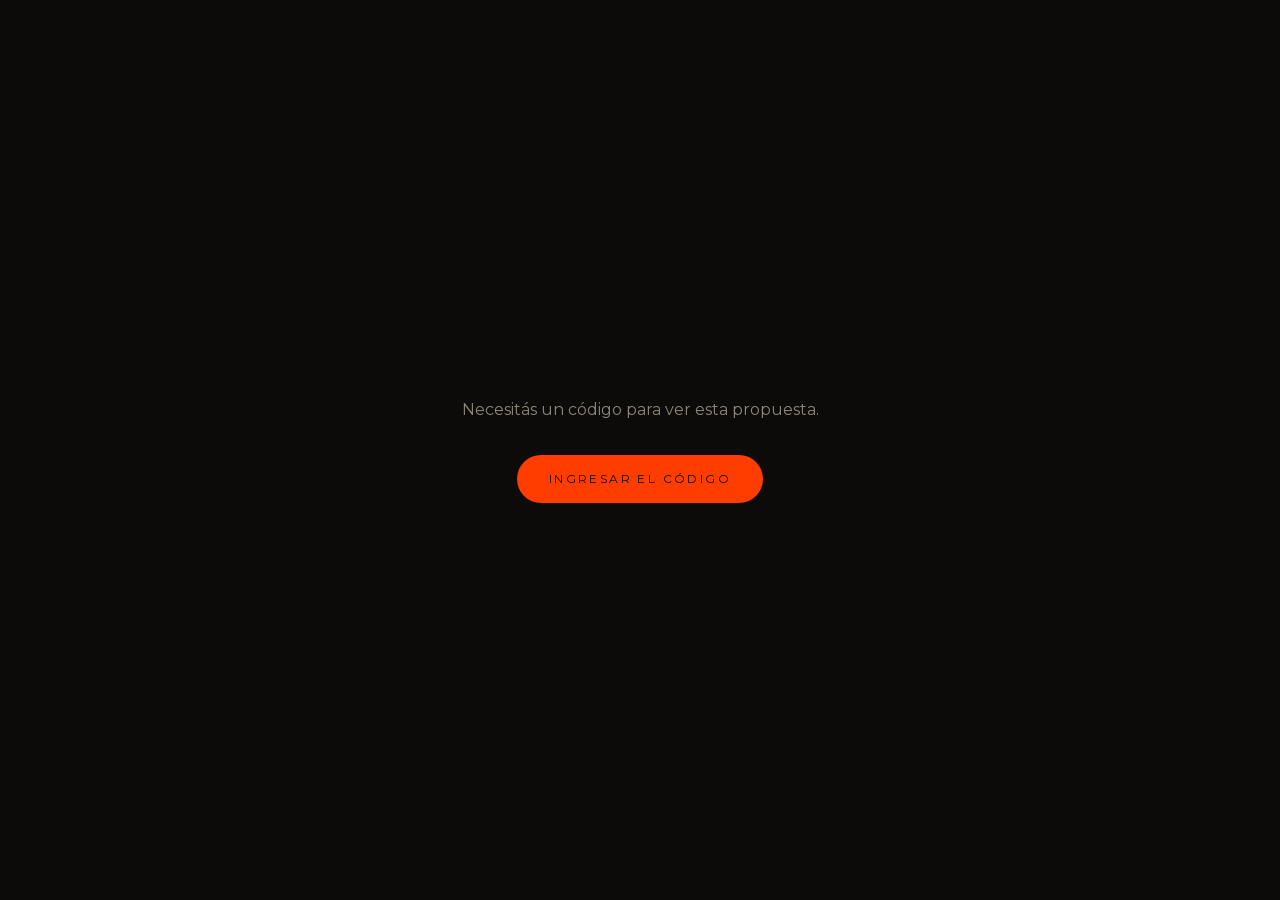
<file: propuesta/ver.html>
<!DOCTYPE html><html lang="es" class="montserrat_630a7cb7-module__LzBTja__variable instrument_serif_2c6de2de-module__ecTz5a__variable antialiased"><head><meta charSet="utf-8"/><meta name="viewport" content="width=device-width, initial-scale=1"/><link rel="preload" href="/_next/static/media/7ebf22b5a21034f8-s.p.3j3877k49yy0l.woff2" as="font" crossorigin="" type="font/woff2"/><link rel="preload" href="/_next/static/media/a3264cb69f626630-s.p.2w0lnotpt__ns.woff2" as="font" crossorigin="" type="font/woff2"/><link rel="preload" href="/_next/static/media/e41d5df559864f9e-s.p.1g73gv09-xcb6.woff2" as="font" crossorigin="" type="font/woff2"/><link rel="preload" href="/_next/static/media/e8f2fbee2754df70-s.p.1dqa_6e_ad4sj.woff2" as="font" crossorigin="" type="font/woff2"/><link rel="stylesheet" href="/_next/static/chunks/13qp41k05g7gn.css" data-precedence="next"/><link rel="preload" as="script" fetchPriority="low" href="/_next/static/chunks/3l2cn98nr6ga3.js"/><script src="/_next/static/chunks/07-hzktxqjvzd.js" async=""></script><script src="/_next/static/chunks/1xx1dardhvgcj.js" async=""></script><script src="/_next/static/chunks/3lny3bkd9fgbb.js" async=""></script><script src="/_next/static/chunks/turbopack-3csjn34x500so.js" async=""></script><script src="/_next/static/chunks/158myu8e_yme3.js" async=""></script><script src="/_next/static/chunks/0lf8hf_q1xsnk.js" async=""></script><meta name="next-size-adjust" content=""/><title>Tu propuesta — SGonline®</title><meta name="description" content="SGonline es la productora audiovisual y agencia creativa de Trinidad, Flores: video 4K, drone, coberturas, marketing digital y páginas web para marcas de todo Uruguay."/><meta name="robots" content="noindex, nofollow"/><link rel="icon" href="/icon.png?icon.1ybubh3m9af6g.png" sizes="256x256" type="image/png"/><link rel="apple-touch-icon" href="/apple-icon.png?apple-icon.3y7nilflkdg_q.png" sizes="180x180" type="image/png"/><script src="/_next/static/chunks/0cz1d0mv5g_q7.js" noModule=""></script></head><body class="min-h-screen bg-background text-foreground"><div hidden=""><!--$--><!--/$--></div><main><section class="min-h-screen pb-16 pt-24 md:pt-28"><div class="mb-6 flex flex-wrap items-center justify-between gap-4 px-5"><a href="/propuesta" class="text-xs uppercase tracking-[0.3em] text-muted transition-colors hover:text-accent">← Volver</a><div class="flex items-center gap-6"></div></div><p role="status" aria-live="polite" class="py-24 text-center text-xs uppercase tracking-[0.3em] text-muted">Abriendo la propuesta…</p><div></div></section></main><!--$--><!--/$--><script src="/_next/static/chunks/3l2cn98nr6ga3.js" id="_R_" async=""></script><script>(self.__next_f=self.__next_f||[]).push([0])</script><script>self.__next_f.push([1,"1:\"$Sreact.fragment\"\n2:I[39756,[\"/_next/static/chunks/158myu8e_yme3.js\"],\"default\"]\n3:I[37457,[\"/_next/static/chunks/158myu8e_yme3.js\"],\"default\"]\n4:I[20852,[\"/_next/static/chunks/158myu8e_yme3.js\",\"/_next/static/chunks/0lf8hf_q1xsnk.js\"],\"default\"]\n5:I[97367,[\"/_next/static/chunks/158myu8e_yme3.js\"],\"OutletBoundary\"]\n6:\"$Sreact.suspense\"\n9:I[97367,[\"/_next/static/chunks/158myu8e_yme3.js\"],\"ViewportBoundary\"]\nb:I[97367,[\"/_next/static/chunks/158myu8e_yme3.js\"],\"MetadataBoundary\"]\nd:I[68027,[\"/_next/static/chunks/158myu8e_yme3.js\"],\"default\",1]\n:HL[\"/_next/static/chunks/13qp41k05g7gn.css\",\"style\"]\n:HL[\"/_next/static/media/7ebf22b5a21034f8-s.p.3j3877k49yy0l.woff2\",\"font\",{\"crossOrigin\":\"\",\"type\":\"font/woff2\"}]\n:HL[\"/_next/static/media/a3264cb69f626630-s.p.2w0lnotpt__ns.woff2\",\"font\",{\"crossOrigin\":\"\",\"type\":\"font/woff2\"}]\n:HL[\"/_next/static/media/e41d5df559864f9e-s.p.1g73gv09-xcb6.woff2\",\"font\",{\"crossOrigin\":\"\",\"type\":\"font/woff2\"}]\n:HL[\"/_next/static/media/e8f2fbee2754df70-s.p.1dqa_6e_ad4sj.woff2\",\"font\",{\"crossOrigin\":\"\",\"type\":\"font/woff2\"}]\n"])</script><script>self.__next_f.push([1,"0:{\"P\":null,\"c\":[\"\",\"propuesta\",\"ver\"],\"q\":\"\",\"i\":false,\"f\":[[[\"\",{\"children\":[\"propuesta\",{\"children\":[\"ver\",{\"children\":[\"__PAGE__\",{}]}]}]},\"$undefined\",\"$undefined\",16],[[\"$\",\"$1\",\"c\",{\"children\":[[[\"$\",\"link\",\"0\",{\"rel\":\"stylesheet\",\"href\":\"/_next/static/chunks/13qp41k05g7gn.css\",\"precedence\":\"next\",\"crossOrigin\":\"$undefined\",\"nonce\":\"$undefined\"}],[\"$\",\"script\",\"script-0\",{\"src\":\"/_next/static/chunks/158myu8e_yme3.js\",\"async\":true,\"nonce\":\"$undefined\"}]],[\"$\",\"html\",null,{\"lang\":\"es\",\"className\":\"montserrat_630a7cb7-module__LzBTja__variable instrument_serif_2c6de2de-module__ecTz5a__variable antialiased\",\"children\":[\"$\",\"body\",null,{\"className\":\"min-h-screen bg-background text-foreground\",\"children\":[\"$\",\"$L2\",null,{\"parallelRouterKey\":\"children\",\"error\":\"$undefined\",\"errorStyles\":\"$undefined\",\"errorScripts\":\"$undefined\",\"template\":[\"$\",\"$L3\",null,{}],\"templateStyles\":\"$undefined\",\"templateScripts\":\"$undefined\",\"notFound\":[[[\"$\",\"title\",null,{\"children\":\"404: This page could not be found.\"}],[\"$\",\"div\",null,{\"style\":{\"fontFamily\":\"system-ui,\\\"Segoe UI\\\",Roboto,Helvetica,Arial,sans-serif,\\\"Apple Color Emoji\\\",\\\"Segoe UI Emoji\\\"\",\"height\":\"100vh\",\"textAlign\":\"center\",\"display\":\"flex\",\"flexDirection\":\"column\",\"alignItems\":\"center\",\"justifyContent\":\"center\"},\"children\":[\"$\",\"div\",null,{\"children\":[[\"$\",\"style\",null,{\"dangerouslySetInnerHTML\":{\"__html\":\"body{color:#000;background:#fff;margin:0}.next-error-h1{border-right:1px solid rgba(0,0,0,.3)}@media (prefers-color-scheme:dark){body{color:#fff;background:#000}.next-error-h1{border-right:1px solid rgba(255,255,255,.3)}}\"}}],[\"$\",\"h1\",null,{\"className\":\"next-error-h1\",\"style\":{\"display\":\"inline-block\",\"margin\":\"0 20px 0 0\",\"padding\":\"0 23px 0 0\",\"fontSize\":24,\"fontWeight\":500,\"verticalAlign\":\"top\",\"lineHeight\":\"49px\"},\"children\":404}],[\"$\",\"div\",null,{\"style\":{\"display\":\"inline-block\"},\"children\":[\"$\",\"h2\",null,{\"style\":{\"fontSize\":14,\"fontWeight\":400,\"lineHeight\":\"49px\",\"margin\":0},\"children\":\"This page could not be found.\"}]}]]}]}]],[]],\"forbidden\":\"$undefined\",\"unauthorized\":\"$undefined\"}]}]}]]}],{\"children\":[[\"$\",\"$1\",\"c\",{\"children\":[null,[\"$\",\"$L2\",null,{\"parallelRouterKey\":\"children\",\"error\":\"$undefined\",\"errorStyles\":\"$undefined\",\"errorScripts\":\"$undefined\",\"template\":[\"$\",\"$L3\",null,{}],\"templateStyles\":\"$undefined\",\"templateScripts\":\"$undefined\",\"notFound\":\"$undefined\",\"forbidden\":\"$undefined\",\"unauthorized\":\"$undefined\"}]]}],{\"children\":[[\"$\",\"$1\",\"c\",{\"children\":[null,[\"$\",\"$L2\",null,{\"parallelRouterKey\":\"children\",\"error\":\"$undefined\",\"errorStyles\":\"$undefined\",\"errorScripts\":\"$undefined\",\"template\":[\"$\",\"$L3\",null,{}],\"templateStyles\":\"$undefined\",\"templateScripts\":\"$undefined\",\"notFound\":\"$undefined\",\"forbidden\":\"$undefined\",\"unauthorized\":\"$undefined\"}]]}],{\"children\":[[\"$\",\"$1\",\"c\",{\"children\":[[\"$\",\"main\",null,{\"children\":[\"$\",\"$L4\",null,{}]}],[[\"$\",\"script\",\"script-0\",{\"src\":\"/_next/static/chunks/0lf8hf_q1xsnk.js\",\"async\":true,\"nonce\":\"$undefined\"}]],[\"$\",\"$L5\",null,{\"children\":[\"$\",\"$6\",null,{\"name\":\"Next.MetadataOutlet\",\"children\":\"$@7\"}]}]]}],{},null,false,null]},null,false,\"$@8\"]},null,false,\"$@8\"]},null,false,null],[\"$\",\"$1\",\"h\",{\"children\":[null,[\"$\",\"$L9\",null,{\"children\":\"$La\"}],[\"$\",\"div\",null,{\"hidden\":true,\"children\":[\"$\",\"$Lb\",null,{\"children\":[\"$\",\"$6\",null,{\"name\":\"Next.Metadata\",\"children\":\"$Lc\"}]}]}],[\"$\",\"meta\",null,{\"name\":\"next-size-adjust\",\"content\":\"\"}]]}],false]],\"m\":\"$undefined\",\"G\":[\"$d\",[[\"$\",\"link\",\"0\",{\"rel\":\"stylesheet\",\"href\":\"/_next/static/chunks/13qp41k05g7gn.css\",\"precedence\":\"next\",\"crossOrigin\":\"$undefined\",\"nonce\":\"$undefined\"}]]],\"S\":true,\"h\":null,\"s\":\"$undefined\",\"l\":\"$undefined\",\"p\":\"$undefined\",\"d\":\"$undefined\",\"b\":\"F_SC8w4CH_ctx-v00aiuW\"}\n"])</script><script>self.__next_f.push([1,"e:[]\n8:\"$We\"\n"])</script><script>self.__next_f.push([1,"a:[[\"$\",\"meta\",\"0\",{\"charSet\":\"utf-8\"}],[\"$\",\"meta\",\"1\",{\"name\":\"viewport\",\"content\":\"width=device-width, initial-scale=1\"}]]\n"])</script><script>self.__next_f.push([1,"f:I[27201,[\"/_next/static/chunks/158myu8e_yme3.js\"],\"IconMark\"]\n7:null\nc:[[\"$\",\"title\",\"0\",{\"children\":\"Tu propuesta — SGonline®\"}],[\"$\",\"meta\",\"1\",{\"name\":\"description\",\"content\":\"SGonline es la productora audiovisual y agencia creativa de Trinidad, Flores: video 4K, drone, coberturas, marketing digital y páginas web para marcas de todo Uruguay.\"}],[\"$\",\"meta\",\"2\",{\"name\":\"robots\",\"content\":\"noindex, nofollow\"}],[\"$\",\"link\",\"3\",{\"rel\":\"icon\",\"href\":\"/icon.png?icon.1ybubh3m9af6g.png\",\"sizes\":\"256x256\",\"type\":\"image/png\"}],[\"$\",\"link\",\"4\",{\"rel\":\"apple-touch-icon\",\"href\":\"/apple-icon.png?apple-icon.3y7nilflkdg_q.png\",\"sizes\":\"180x180\",\"type\":\"image/png\"}],[\"$\",\"$Lf\",\"5\",{}]]\n"])</script></body></html>
</file>
<file: _next/static/chunks/13qp41k05g7gn.css>
@font-face{font-family:Montserrat;font-style:italic;font-weight:300;font-display:swap;src:url(../media/b5e37d11b304fc7d-s.3g3bt7l0ghqli.woff2)format("woff2");unicode-range:U+460-52F,U+1C80-1C8A,U+20B4,U+2DE0-2DFF,U+A640-A69F,U+FE2E-FE2F}@font-face{font-family:Montserrat;font-style:italic;font-weight:300;font-display:swap;src:url(../media/178d5fd8ddb5ce59-s.2i_4fubx_n-y1.woff2)format("woff2");unicode-range:U+301,U+400-45F,U+490-491,U+4B0-4B1,U+2116}@font-face{font-family:Montserrat;font-style:italic;font-weight:300;font-display:swap;src:url(../media/45b63fe037c60d0d-s.3hk3-uyb7gexl.woff2)format("woff2");unicode-range:U+102-103,U+110-111,U+128-129,U+168-169,U+1A0-1A1,U+1AF-1B0,U+300-301,U+303-304,U+308-309,U+323,U+329,U+1EA0-1EF9,U+20AB}@font-face{font-family:Montserrat;font-style:italic;font-weight:300;font-display:swap;src:url(../media/f12c927eaf7b23c0-s.148zpjuoy5uon.woff2)format("woff2");unicode-range:U+100-2BA,U+2BD-2C5,U+2C7-2CC,U+2CE-2D7,U+2DD-2FF,U+304,U+308,U+329,U+1D00-1DBF,U+1E00-1E9F,U+1EF2-1EFF,U+2020,U+20A0-20AB,U+20AD-20C4,U+2113,U+2C60-2C7F,U+A720-A7FF}@font-face{font-family:Montserrat;font-style:italic;font-weight:300;font-display:swap;src:url(../media/a3264cb69f626630-s.p.2w0lnotpt__ns.woff2)format("woff2");unicode-range:U+??,U+131,U+152-153,U+2BB-2BC,U+2C6,U+2DA,U+2DC,U+304,U+308,U+329,U+2000-206F,U+20AC,U+2122,U+2191,U+2193,U+2212,U+2215,U+FEFF,U+FFFD}@font-face{font-family:Montserrat;font-style:italic;font-weight:400;font-display:swap;src:url(../media/b5e37d11b304fc7d-s.3g3bt7l0ghqli.woff2)format("woff2");unicode-range:U+460-52F,U+1C80-1C8A,U+20B4,U+2DE0-2DFF,U+A640-A69F,U+FE2E-FE2F}@font-face{font-family:Montserrat;font-style:italic;font-weight:400;font-display:swap;src:url(../media/178d5fd8ddb5ce59-s.2i_4fubx_n-y1.woff2)format("woff2");unicode-range:U+301,U+400-45F,U+490-491,U+4B0-4B1,U+2116}@font-face{font-family:Montserrat;font-style:italic;font-weight:400;font-display:swap;src:url(../media/45b63fe037c60d0d-s.3hk3-uyb7gexl.woff2)format("woff2");unicode-range:U+102-103,U+110-111,U+128-129,U+168-169,U+1A0-1A1,U+1AF-1B0,U+300-301,U+303-304,U+308-309,U+323,U+329,U+1EA0-1EF9,U+20AB}@font-face{font-family:Montserrat;font-style:italic;font-weight:400;font-display:swap;src:url(../media/f12c927eaf7b23c0-s.148zpjuoy5uon.woff2)format("woff2");unicode-range:U+100-2BA,U+2BD-2C5,U+2C7-2CC,U+2CE-2D7,U+2DD-2FF,U+304,U+308,U+329,U+1D00-1DBF,U+1E00-1E9F,U+1EF2-1EFF,U+2020,U+20A0-20AB,U+20AD-20C4,U+2113,U+2C60-2C7F,U+A720-A7FF}@font-face{font-family:Montserrat;font-style:italic;font-weight:400;font-display:swap;src:url(../media/a3264cb69f626630-s.p.2w0lnotpt__ns.woff2)format("woff2");unicode-range:U+??,U+131,U+152-153,U+2BB-2BC,U+2C6,U+2DA,U+2DC,U+304,U+308,U+329,U+2000-206F,U+20AC,U+2122,U+2191,U+2193,U+2212,U+2215,U+FEFF,U+FFFD}@font-face{font-family:Montserrat;font-style:italic;font-weight:500;font-display:swap;src:url(../media/b5e37d11b304fc7d-s.3g3bt7l0ghqli.woff2)format("woff2");unicode-range:U+460-52F,U+1C80-1C8A,U+20B4,U+2DE0-2DFF,U+A640-A69F,U+FE2E-FE2F}@font-face{font-family:Montserrat;font-style:italic;font-weight:500;font-display:swap;src:url(../media/178d5fd8ddb5ce59-s.2i_4fubx_n-y1.woff2)format("woff2");unicode-range:U+301,U+400-45F,U+490-491,U+4B0-4B1,U+2116}@font-face{font-family:Montserrat;font-style:italic;font-weight:500;font-display:swap;src:url(../media/45b63fe037c60d0d-s.3hk3-uyb7gexl.woff2)format("woff2");unicode-range:U+102-103,U+110-111,U+128-129,U+168-169,U+1A0-1A1,U+1AF-1B0,U+300-301,U+303-304,U+308-309,U+323,U+329,U+1EA0-1EF9,U+20AB}@font-face{font-family:Montserrat;font-style:italic;font-weight:500;font-display:swap;src:url(../media/f12c927eaf7b23c0-s.148zpjuoy5uon.woff2)format("woff2");unicode-range:U+100-2BA,U+2BD-2C5,U+2C7-2CC,U+2CE-2D7,U+2DD-2FF,U+304,U+308,U+329,U+1D00-1DBF,U+1E00-1E9F,U+1EF2-1EFF,U+2020,U+20A0-20AB,U+20AD-20C4,U+2113,U+2C60-2C7F,U+A720-A7FF}@font-face{font-family:Montserrat;font-style:italic;font-weight:500;font-display:swap;src:url(../media/a3264cb69f626630-s.p.2w0lnotpt__ns.woff2)format("woff2");unicode-range:U+??,U+131,U+152-153,U+2BB-2BC,U+2C6,U+2DA,U+2DC,U+304,U+308,U+329,U+2000-206F,U+20AC,U+2122,U+2191,U+2193,U+2212,U+2215,U+FEFF,U+FFFD}@font-face{font-family:Montserrat;font-style:italic;font-weight:600;font-display:swap;src:url(../media/b5e37d11b304fc7d-s.3g3bt7l0ghqli.woff2)format("woff2");unicode-range:U+460-52F,U+1C80-1C8A,U+20B4,U+2DE0-2DFF,U+A640-A69F,U+FE2E-FE2F}@font-face{font-family:Montserrat;font-style:italic;font-weight:600;font-display:swap;src:url(../media/178d5fd8ddb5ce59-s.2i_4fubx_n-y1.woff2)format("woff2");unicode-range:U+301,U+400-45F,U+490-491,U+4B0-4B1,U+2116}@font-face{font-family:Montserrat;font-style:italic;font-weight:600;font-display:swap;src:url(../media/45b63fe037c60d0d-s.3hk3-uyb7gexl.woff2)format("woff2");unicode-range:U+102-103,U+110-111,U+128-129,U+168-169,U+1A0-1A1,U+1AF-1B0,U+300-301,U+303-304,U+308-309,U+323,U+329,U+1EA0-1EF9,U+20AB}@font-face{font-family:Montserrat;font-style:italic;font-weight:600;font-display:swap;src:url(../media/f12c927eaf7b23c0-s.148zpjuoy5uon.woff2)format("woff2");unicode-range:U+100-2BA,U+2BD-2C5,U+2C7-2CC,U+2CE-2D7,U+2DD-2FF,U+304,U+308,U+329,U+1D00-1DBF,U+1E00-1E9F,U+1EF2-1EFF,U+2020,U+20A0-20AB,U+20AD-20C4,U+2113,U+2C60-2C7F,U+A720-A7FF}@font-face{font-family:Montserrat;font-style:italic;font-weight:600;font-display:swap;src:url(../media/a3264cb69f626630-s.p.2w0lnotpt__ns.woff2)format("woff2");unicode-range:U+??,U+131,U+152-153,U+2BB-2BC,U+2C6,U+2DA,U+2DC,U+304,U+308,U+329,U+2000-206F,U+20AC,U+2122,U+2191,U+2193,U+2212,U+2215,U+FEFF,U+FFFD}@font-face{font-family:Montserrat;font-style:italic;font-weight:700;font-display:swap;src:url(../media/b5e37d11b304fc7d-s.3g3bt7l0ghqli.woff2)format("woff2");unicode-range:U+460-52F,U+1C80-1C8A,U+20B4,U+2DE0-2DFF,U+A640-A69F,U+FE2E-FE2F}@font-face{font-family:Montserrat;font-style:italic;font-weight:700;font-display:swap;src:url(../media/178d5fd8ddb5ce59-s.2i_4fubx_n-y1.woff2)format("woff2");unicode-range:U+301,U+400-45F,U+490-491,U+4B0-4B1,U+2116}@font-face{font-family:Montserrat;font-style:italic;font-weight:700;font-display:swap;src:url(../media/45b63fe037c60d0d-s.3hk3-uyb7gexl.woff2)format("woff2");unicode-range:U+102-103,U+110-111,U+128-129,U+168-169,U+1A0-1A1,U+1AF-1B0,U+300-301,U+303-304,U+308-309,U+323,U+329,U+1EA0-1EF9,U+20AB}@font-face{font-family:Montserrat;font-style:italic;font-weight:700;font-display:swap;src:url(../media/f12c927eaf7b23c0-s.148zpjuoy5uon.woff2)format("woff2");unicode-range:U+100-2BA,U+2BD-2C5,U+2C7-2CC,U+2CE-2D7,U+2DD-2FF,U+304,U+308,U+329,U+1D00-1DBF,U+1E00-1E9F,U+1EF2-1EFF,U+2020,U+20A0-20AB,U+20AD-20C4,U+2113,U+2C60-2C7F,U+A720-A7FF}@font-face{font-family:Montserrat;font-style:italic;font-weight:700;font-display:swap;src:url(../media/a3264cb69f626630-s.p.2w0lnotpt__ns.woff2)format("woff2");unicode-range:U+??,U+131,U+152-153,U+2BB-2BC,U+2C6,U+2DA,U+2DC,U+304,U+308,U+329,U+2000-206F,U+20AC,U+2122,U+2191,U+2193,U+2212,U+2215,U+FEFF,U+FFFD}@font-face{font-family:Montserrat;font-style:italic;font-weight:800;font-display:swap;src:url(../media/b5e37d11b304fc7d-s.3g3bt7l0ghqli.woff2)format("woff2");unicode-range:U+460-52F,U+1C80-1C8A,U+20B4,U+2DE0-2DFF,U+A640-A69F,U+FE2E-FE2F}@font-face{font-family:Montserrat;font-style:italic;font-weight:800;font-display:swap;src:url(../media/178d5fd8ddb5ce59-s.2i_4fubx_n-y1.woff2)format("woff2");unicode-range:U+301,U+400-45F,U+490-491,U+4B0-4B1,U+2116}@font-face{font-family:Montserrat;font-style:italic;font-weight:800;font-display:swap;src:url(../media/45b63fe037c60d0d-s.3hk3-uyb7gexl.woff2)format("woff2");unicode-range:U+102-103,U+110-111,U+128-129,U+168-169,U+1A0-1A1,U+1AF-1B0,U+300-301,U+303-304,U+308-309,U+323,U+329,U+1EA0-1EF9,U+20AB}@font-face{font-family:Montserrat;font-style:italic;font-weight:800;font-display:swap;src:url(../media/f12c927eaf7b23c0-s.148zpjuoy5uon.woff2)format("woff2");unicode-range:U+100-2BA,U+2BD-2C5,U+2C7-2CC,U+2CE-2D7,U+2DD-2FF,U+304,U+308,U+329,U+1D00-1DBF,U+1E00-1E9F,U+1EF2-1EFF,U+2020,U+20A0-20AB,U+20AD-20C4,U+2113,U+2C60-2C7F,U+A720-A7FF}@font-face{font-family:Montserrat;font-style:italic;font-weight:800;font-display:swap;src:url(../media/a3264cb69f626630-s.p.2w0lnotpt__ns.woff2)format("woff2");unicode-range:U+??,U+131,U+152-153,U+2BB-2BC,U+2C6,U+2DA,U+2DC,U+304,U+308,U+329,U+2000-206F,U+20AC,U+2122,U+2191,U+2193,U+2212,U+2215,U+FEFF,U+FFFD}@font-face{font-family:Montserrat;font-style:normal;font-weight:300;font-display:swap;src:url(../media/8298327da6d5bcce-s.3q4n78m6muld7.woff2)format("woff2");unicode-range:U+460-52F,U+1C80-1C8A,U+20B4,U+2DE0-2DFF,U+A640-A69F,U+FE2E-FE2F}@font-face{font-family:Montserrat;font-style:normal;font-weight:300;font-display:swap;src:url(../media/44fac91e6f2d2b1b-s.1d_6dtvtn9g3_.woff2)format("woff2");unicode-range:U+301,U+400-45F,U+490-491,U+4B0-4B1,U+2116}@font-face{font-family:Montserrat;font-style:normal;font-weight:300;font-display:swap;src:url(../media/2b402d8aebffd579-s.16nfeub7ja6ze.woff2)format("woff2");unicode-range:U+102-103,U+110-111,U+128-129,U+168-169,U+1A0-1A1,U+1AF-1B0,U+300-301,U+303-304,U+308-309,U+323,U+329,U+1EA0-1EF9,U+20AB}@font-face{font-family:Montserrat;font-style:normal;font-weight:300;font-display:swap;src:url(../media/a88409fdd7dc121c-s.1mvr14jy3vxq7.woff2)format("woff2");unicode-range:U+100-2BA,U+2BD-2C5,U+2C7-2CC,U+2CE-2D7,U+2DD-2FF,U+304,U+308,U+329,U+1D00-1DBF,U+1E00-1E9F,U+1EF2-1EFF,U+2020,U+20A0-20AB,U+20AD-20C4,U+2113,U+2C60-2C7F,U+A720-A7FF}@font-face{font-family:Montserrat;font-style:normal;font-weight:300;font-display:swap;src:url(../media/e8f2fbee2754df70-s.p.1dqa_6e_ad4sj.woff2)format("woff2");unicode-range:U+??,U+131,U+152-153,U+2BB-2BC,U+2C6,U+2DA,U+2DC,U+304,U+308,U+329,U+2000-206F,U+20AC,U+2122,U+2191,U+2193,U+2212,U+2215,U+FEFF,U+FFFD}@font-face{font-family:Montserrat;font-style:normal;font-weight:400;font-display:swap;src:url(../media/8298327da6d5bcce-s.3q4n78m6muld7.woff2)format("woff2");unicode-range:U+460-52F,U+1C80-1C8A,U+20B4,U+2DE0-2DFF,U+A640-A69F,U+FE2E-FE2F}@font-face{font-family:Montserrat;font-style:normal;font-weight:400;font-display:swap;src:url(../media/44fac91e6f2d2b1b-s.1d_6dtvtn9g3_.woff2)format("woff2");unicode-range:U+301,U+400-45F,U+490-491,U+4B0-4B1,U+2116}@font-face{font-family:Montserrat;font-style:normal;font-weight:400;font-display:swap;src:url(../media/2b402d8aebffd579-s.16nfeub7ja6ze.woff2)format("woff2");unicode-range:U+102-103,U+110-111,U+128-129,U+168-169,U+1A0-1A1,U+1AF-1B0,U+300-301,U+303-304,U+308-309,U+323,U+329,U+1EA0-1EF9,U+20AB}@font-face{font-family:Montserrat;font-style:normal;font-weight:400;font-display:swap;src:url(../media/a88409fdd7dc121c-s.1mvr14jy3vxq7.woff2)format("woff2");unicode-range:U+100-2BA,U+2BD-2C5,U+2C7-2CC,U+2CE-2D7,U+2DD-2FF,U+304,U+308,U+329,U+1D00-1DBF,U+1E00-1E9F,U+1EF2-1EFF,U+2020,U+20A0-20AB,U+20AD-20C4,U+2113,U+2C60-2C7F,U+A720-A7FF}@font-face{font-family:Montserrat;font-style:normal;font-weight:400;font-display:swap;src:url(../media/e8f2fbee2754df70-s.p.1dqa_6e_ad4sj.woff2)format("woff2");unicode-range:U+??,U+131,U+152-153,U+2BB-2BC,U+2C6,U+2DA,U+2DC,U+304,U+308,U+329,U+2000-206F,U+20AC,U+2122,U+2191,U+2193,U+2212,U+2215,U+FEFF,U+FFFD}@font-face{font-family:Montserrat;font-style:normal;font-weight:500;font-display:swap;src:url(../media/8298327da6d5bcce-s.3q4n78m6muld7.woff2)format("woff2");unicode-range:U+460-52F,U+1C80-1C8A,U+20B4,U+2DE0-2DFF,U+A640-A69F,U+FE2E-FE2F}@font-face{font-family:Montserrat;font-style:normal;font-weight:500;font-display:swap;src:url(../media/44fac91e6f2d2b1b-s.1d_6dtvtn9g3_.woff2)format("woff2");unicode-range:U+301,U+400-45F,U+490-491,U+4B0-4B1,U+2116}@font-face{font-family:Montserrat;font-style:normal;font-weight:500;font-display:swap;src:url(../media/2b402d8aebffd579-s.16nfeub7ja6ze.woff2)format("woff2");unicode-range:U+102-103,U+110-111,U+128-129,U+168-169,U+1A0-1A1,U+1AF-1B0,U+300-301,U+303-304,U+308-309,U+323,U+329,U+1EA0-1EF9,U+20AB}@font-face{font-family:Montserrat;font-style:normal;font-weight:500;font-display:swap;src:url(../media/a88409fdd7dc121c-s.1mvr14jy3vxq7.woff2)format("woff2");unicode-range:U+100-2BA,U+2BD-2C5,U+2C7-2CC,U+2CE-2D7,U+2DD-2FF,U+304,U+308,U+329,U+1D00-1DBF,U+1E00-1E9F,U+1EF2-1EFF,U+2020,U+20A0-20AB,U+20AD-20C4,U+2113,U+2C60-2C7F,U+A720-A7FF}@font-face{font-family:Montserrat;font-style:normal;font-weight:500;font-display:swap;src:url(../media/e8f2fbee2754df70-s.p.1dqa_6e_ad4sj.woff2)format("woff2");unicode-range:U+??,U+131,U+152-153,U+2BB-2BC,U+2C6,U+2DA,U+2DC,U+304,U+308,U+329,U+2000-206F,U+20AC,U+2122,U+2191,U+2193,U+2212,U+2215,U+FEFF,U+FFFD}@font-face{font-family:Montserrat;font-style:normal;font-weight:600;font-display:swap;src:url(../media/8298327da6d5bcce-s.3q4n78m6muld7.woff2)format("woff2");unicode-range:U+460-52F,U+1C80-1C8A,U+20B4,U+2DE0-2DFF,U+A640-A69F,U+FE2E-FE2F}@font-face{font-family:Montserrat;font-style:normal;font-weight:600;font-display:swap;src:url(../media/44fac91e6f2d2b1b-s.1d_6dtvtn9g3_.woff2)format("woff2");unicode-range:U+301,U+400-45F,U+490-491,U+4B0-4B1,U+2116}@font-face{font-family:Montserrat;font-style:normal;font-weight:600;font-display:swap;src:url(../media/2b402d8aebffd579-s.16nfeub7ja6ze.woff2)format("woff2");unicode-range:U+102-103,U+110-111,U+128-129,U+168-169,U+1A0-1A1,U+1AF-1B0,U+300-301,U+303-304,U+308-309,U+323,U+329,U+1EA0-1EF9,U+20AB}@font-face{font-family:Montserrat;font-style:normal;font-weight:600;font-display:swap;src:url(../media/a88409fdd7dc121c-s.1mvr14jy3vxq7.woff2)format("woff2");unicode-range:U+100-2BA,U+2BD-2C5,U+2C7-2CC,U+2CE-2D7,U+2DD-2FF,U+304,U+308,U+329,U+1D00-1DBF,U+1E00-1E9F,U+1EF2-1EFF,U+2020,U+20A0-20AB,U+20AD-20C4,U+2113,U+2C60-2C7F,U+A720-A7FF}@font-face{font-family:Montserrat;font-style:normal;font-weight:600;font-display:swap;src:url(../media/e8f2fbee2754df70-s.p.1dqa_6e_ad4sj.woff2)format("woff2");unicode-range:U+??,U+131,U+152-153,U+2BB-2BC,U+2C6,U+2DA,U+2DC,U+304,U+308,U+329,U+2000-206F,U+20AC,U+2122,U+2191,U+2193,U+2212,U+2215,U+FEFF,U+FFFD}@font-face{font-family:Montserrat;font-style:normal;font-weight:700;font-display:swap;src:url(../media/8298327da6d5bcce-s.3q4n78m6muld7.woff2)format("woff2");unicode-range:U+460-52F,U+1C80-1C8A,U+20B4,U+2DE0-2DFF,U+A640-A69F,U+FE2E-FE2F}@font-face{font-family:Montserrat;font-style:normal;font-weight:700;font-display:swap;src:url(../media/44fac91e6f2d2b1b-s.1d_6dtvtn9g3_.woff2)format("woff2");unicode-range:U+301,U+400-45F,U+490-491,U+4B0-4B1,U+2116}@font-face{font-family:Montserrat;font-style:normal;font-weight:700;font-display:swap;src:url(../media/2b402d8aebffd579-s.16nfeub7ja6ze.woff2)format("woff2");unicode-range:U+102-103,U+110-111,U+128-129,U+168-169,U+1A0-1A1,U+1AF-1B0,U+300-301,U+303-304,U+308-309,U+323,U+329,U+1EA0-1EF9,U+20AB}@font-face{font-family:Montserrat;font-style:normal;font-weight:700;font-display:swap;src:url(../media/a88409fdd7dc121c-s.1mvr14jy3vxq7.woff2)format("woff2");unicode-range:U+100-2BA,U+2BD-2C5,U+2C7-2CC,U+2CE-2D7,U+2DD-2FF,U+304,U+308,U+329,U+1D00-1DBF,U+1E00-1E9F,U+1EF2-1EFF,U+2020,U+20A0-20AB,U+20AD-20C4,U+2113,U+2C60-2C7F,U+A720-A7FF}@font-face{font-family:Montserrat;font-style:normal;font-weight:700;font-display:swap;src:url(../media/e8f2fbee2754df70-s.p.1dqa_6e_ad4sj.woff2)format("woff2");unicode-range:U+??,U+131,U+152-153,U+2BB-2BC,U+2C6,U+2DA,U+2DC,U+304,U+308,U+329,U+2000-206F,U+20AC,U+2122,U+2191,U+2193,U+2212,U+2215,U+FEFF,U+FFFD}@font-face{font-family:Montserrat;font-style:normal;font-weight:800;font-display:swap;src:url(../media/8298327da6d5bcce-s.3q4n78m6muld7.woff2)format("woff2");unicode-range:U+460-52F,U+1C80-1C8A,U+20B4,U+2DE0-2DFF,U+A640-A69F,U+FE2E-FE2F}@font-face{font-family:Montserrat;font-style:normal;font-weight:800;font-display:swap;src:url(../media/44fac91e6f2d2b1b-s.1d_6dtvtn9g3_.woff2)format("woff2");unicode-range:U+301,U+400-45F,U+490-491,U+4B0-4B1,U+2116}@font-face{font-family:Montserrat;font-style:normal;font-weight:800;font-display:swap;src:url(../media/2b402d8aebffd579-s.16nfeub7ja6ze.woff2)format("woff2");unicode-range:U+102-103,U+110-111,U+128-129,U+168-169,U+1A0-1A1,U+1AF-1B0,U+300-301,U+303-304,U+308-309,U+323,U+329,U+1EA0-1EF9,U+20AB}@font-face{font-family:Montserrat;font-style:normal;font-weight:800;font-display:swap;src:url(../media/a88409fdd7dc121c-s.1mvr14jy3vxq7.woff2)format("woff2");unicode-range:U+100-2BA,U+2BD-2C5,U+2C7-2CC,U+2CE-2D7,U+2DD-2FF,U+304,U+308,U+329,U+1D00-1DBF,U+1E00-1E9F,U+1EF2-1EFF,U+2020,U+20A0-20AB,U+20AD-20C4,U+2113,U+2C60-2C7F,U+A720-A7FF}@font-face{font-family:Montserrat;font-style:normal;font-weight:800;font-display:swap;src:url(../media/e8f2fbee2754df70-s.p.1dqa_6e_ad4sj.woff2)format("woff2");unicode-range:U+??,U+131,U+152-153,U+2BB-2BC,U+2C6,U+2DA,U+2DC,U+304,U+308,U+329,U+2000-206F,U+20AC,U+2122,U+2191,U+2193,U+2212,U+2215,U+FEFF,U+FFFD}@font-face{font-family:Montserrat Fallback;src:local(Arial);ascent-override:85.79%;descent-override:22.25%;line-gap-override:0.0%;size-adjust:112.83%}.montserrat_630a7cb7-module__LzBTja__className{font-family:Montserrat,Montserrat Fallback}.montserrat_630a7cb7-module__LzBTja__variable{--font-body:"Montserrat", "Montserrat Fallback"}
@font-face{font-family:Instrument Serif;font-style:italic;font-weight:400;font-display:swap;src:url(../media/fc0a7394b875fa43-s.2ytmazkdrg7t9.woff2)format("woff2");unicode-range:U+100-2BA,U+2BD-2C5,U+2C7-2CC,U+2CE-2D7,U+2DD-2FF,U+304,U+308,U+329,U+1D00-1DBF,U+1E00-1E9F,U+1EF2-1EFF,U+2020,U+20A0-20AB,U+20AD-20C4,U+2113,U+2C60-2C7F,U+A720-A7FF}@font-face{font-family:Instrument Serif;font-style:italic;font-weight:400;font-display:swap;src:url(../media/7ebf22b5a21034f8-s.p.3j3877k49yy0l.woff2)format("woff2");unicode-range:U+??,U+131,U+152-153,U+2BB-2BC,U+2C6,U+2DA,U+2DC,U+304,U+308,U+329,U+2000-206F,U+20AC,U+2122,U+2191,U+2193,U+2212,U+2215,U+FEFF,U+FFFD}@font-face{font-family:Instrument Serif;font-style:normal;font-weight:400;font-display:swap;src:url(../media/ccf27e5a7366fb23-s.1icgra-w5i50b.woff2)format("woff2");unicode-range:U+100-2BA,U+2BD-2C5,U+2C7-2CC,U+2CE-2D7,U+2DD-2FF,U+304,U+308,U+329,U+1D00-1DBF,U+1E00-1E9F,U+1EF2-1EFF,U+2020,U+20A0-20AB,U+20AD-20C4,U+2113,U+2C60-2C7F,U+A720-A7FF}@font-face{font-family:Instrument Serif;font-style:normal;font-weight:400;font-display:swap;src:url(../media/e41d5df559864f9e-s.p.1g73gv09-xcb6.woff2)format("woff2");unicode-range:U+??,U+131,U+152-153,U+2BB-2BC,U+2C6,U+2DA,U+2DC,U+304,U+308,U+329,U+2000-206F,U+20AC,U+2122,U+2191,U+2193,U+2212,U+2215,U+FEFF,U+FFFD}@font-face{font-family:Instrument Serif Fallback;src:local(Times New Roman);ascent-override:117.94%;descent-override:36.93%;line-gap-override:0.0%;size-adjust:83.94%}.instrument_serif_2c6de2de-module__ecTz5a__className{font-family:Instrument Serif,Instrument Serif Fallback;font-weight:400}.instrument_serif_2c6de2de-module__ecTz5a__variable{--font-accent:"Instrument Serif", "Instrument Serif Fallback"}
@layer properties{@supports (((-webkit-hyphens:none)) and (not (margin-trim:inline))) or ((-moz-orient:inline) and (not (color:rgb(from red r g b)))){*,:before,:after,::backdrop{--tw-translate-x:0;--tw-translate-y:0;--tw-translate-z:0;--tw-rotate-x:initial;--tw-rotate-y:initial;--tw-rotate-z:initial;--tw-skew-x:initial;--tw-skew-y:initial;--tw-border-style:solid;--tw-gradient-position:initial;--tw-gradient-from:#0000;--tw-gradient-via:#0000;--tw-gradient-to:#0000;--tw-gradient-stops:initial;--tw-gradient-via-stops:initial;--tw-gradient-from-position:0%;--tw-gradient-via-position:50%;--tw-gradient-to-position:100%;--tw-leading:initial;--tw-font-weight:initial;--tw-tracking:initial;--tw-ordinal:initial;--tw-slashed-zero:initial;--tw-numeric-figure:initial;--tw-numeric-spacing:initial;--tw-numeric-fraction:initial;--tw-shadow:0 0 #0000;--tw-shadow-color:initial;--tw-shadow-alpha:100%;--tw-inset-shadow:0 0 #0000;--tw-inset-shadow-color:initial;--tw-inset-shadow-alpha:100%;--tw-ring-color:initial;--tw-ring-shadow:0 0 #0000;--tw-inset-ring-color:initial;--tw-inset-ring-shadow:0 0 #0000;--tw-ring-inset:initial;--tw-ring-offset-width:0px;--tw-ring-offset-color:#fff;--tw-ring-offset-shadow:0 0 #0000;--tw-outline-style:solid;--tw-blur:initial;--tw-brightness:initial;--tw-contrast:initial;--tw-grayscale:initial;--tw-hue-rotate:initial;--tw-invert:initial;--tw-opacity:initial;--tw-saturate:initial;--tw-sepia:initial;--tw-drop-shadow:initial;--tw-drop-shadow-color:initial;--tw-drop-shadow-alpha:100%;--tw-drop-shadow-size:initial;--tw-backdrop-blur:initial;--tw-backdrop-brightness:initial;--tw-backdrop-contrast:initial;--tw-backdrop-grayscale:initial;--tw-backdrop-hue-rotate:initial;--tw-backdrop-invert:initial;--tw-backdrop-opacity:initial;--tw-backdrop-saturate:initial;--tw-backdrop-sepia:initial;--tw-duration:initial;--tw-ease:initial;--tw-scale-x:1;--tw-scale-y:1;--tw-scale-z:1}}}@layer theme{:root,:host{--font-mono:ui-monospace, SFMono-Regular, Menlo, Monaco, Consolas, "Liberation Mono", "Courier New", monospace;--color-black:#000;--color-white:#fff;--spacing:.25rem;--container-md:28rem;--container-xl:36rem;--container-2xl:42rem;--container-3xl:48rem;--container-4xl:56rem;--container-6xl:72rem;--text-xs:.75rem;--text-xs--line-height:calc(1 / .75);--text-sm:.875rem;--text-sm--line-height:calc(1.25 / .875);--text-base:1rem;--text-base--line-height:calc(1.5 / 1);--text-lg:1.125rem;--text-lg--line-height:calc(1.75 / 1.125);--text-xl:1.25rem;--text-xl--line-height:calc(1.75 / 1.25);--text-2xl:1.5rem;--text-2xl--line-height:calc(2 / 1.5);--text-3xl:1.875rem;--text-3xl--line-height:calc(2.25 / 1.875);--text-4xl:2.25rem;--text-4xl--line-height:calc(2.5 / 2.25);--text-5xl:3rem;--text-5xl--line-height:1;--text-6xl:3.75rem;--text-6xl--line-height:1;--text-7xl:4.5rem;--text-7xl--line-height:1;--text-8xl:6rem;--text-8xl--line-height:1;--font-weight-semibold:600;--tracking-tight:-.025em;--tracking-wide:.025em;--leading-tight:1.25;--leading-relaxed:1.625;--radius-sm:.25rem;--ease-out:cubic-bezier(0, 0, .2, 1);--blur-sm:8px;--aspect-video:16 / 9;--default-transition-duration:.15s;--default-transition-timing-function:cubic-bezier(.4, 0, .2, 1);--default-font-family:var(--font-body), system-ui, sans-serif;--default-mono-font-family:var(--font-mono)}}@layer base{*,:after,:before,::backdrop{box-sizing:border-box;border:0 solid;margin:0;padding:0}::file-selector-button{box-sizing:border-box;border:0 solid;margin:0;padding:0}html,:host{-webkit-text-size-adjust:100%;tab-size:4;line-height:1.5;font-family:var(--default-font-family,ui-sans-serif, system-ui, sans-serif, "Apple Color Emoji", "Segoe UI Emoji", "Segoe UI Symbol", "Noto Color Emoji");font-feature-settings:var(--default-font-feature-settings,normal);font-variation-settings:var(--default-font-variation-settings,normal);-webkit-tap-highlight-color:transparent}hr{height:0;color:inherit;border-top-width:1px}abbr:where([title]){-webkit-text-decoration:underline dotted;text-decoration:underline dotted}h1,h2,h3,h4,h5,h6{font-size:inherit;font-weight:inherit}a{color:inherit;-webkit-text-decoration:inherit;-webkit-text-decoration:inherit;-webkit-text-decoration:inherit;-webkit-text-decoration:inherit;text-decoration:inherit}b,strong{font-weight:bolder}code,kbd,samp,pre{font-family:var(--default-mono-font-family,ui-monospace, SFMono-Regular, Menlo, Monaco, Consolas, "Liberation Mono", "Courier New", monospace);font-feature-settings:var(--default-mono-font-feature-settings,normal);font-variation-settings:var(--default-mono-font-variation-settings,normal);font-size:1em}small{font-size:80%}sub,sup{vertical-align:baseline;font-size:75%;line-height:0;position:relative}sub{bottom:-.25em}sup{top:-.5em}table{text-indent:0;border-color:inherit;border-collapse:collapse}:-moz-focusring{outline:auto}progress{vertical-align:baseline}summary{display:list-item}ol,ul,menu{list-style:none}img,svg,video,canvas,audio,iframe,embed,object{vertical-align:middle;display:block}img,video{max-width:100%;height:auto}button,input,select,optgroup,textarea{font:inherit;font-feature-settings:inherit;font-variation-settings:inherit;letter-spacing:inherit;color:inherit;opacity:1;background-color:#0000;border-radius:0}::file-selector-button{font:inherit;font-feature-settings:inherit;font-variation-settings:inherit;letter-spacing:inherit;color:inherit;opacity:1;background-color:#0000;border-radius:0}:where(select:is([multiple],[size])) optgroup{font-weight:bolder}:where(select:is([multiple],[size])) optgroup option{padding-inline-start:20px}::file-selector-button{margin-inline-end:4px}::placeholder{opacity:1}@supports (not ((-webkit-appearance:-apple-pay-button))) or (contain-intrinsic-size:1px){::placeholder{color:currentColor}@supports (color:color-mix(in lab, red, red)){::placeholder{color:color-mix(in oklab, currentcolor 50%, transparent)}}}textarea{resize:vertical}::-webkit-search-decoration{-webkit-appearance:none}::-webkit-date-and-time-value{min-height:1lh;text-align:inherit}::-webkit-datetime-edit{display:inline-flex}::-webkit-datetime-edit-fields-wrapper{padding:0}::-webkit-datetime-edit{padding-block:0}::-webkit-datetime-edit-year-field{padding-block:0}::-webkit-datetime-edit-month-field{padding-block:0}::-webkit-datetime-edit-day-field{padding-block:0}::-webkit-datetime-edit-hour-field{padding-block:0}::-webkit-datetime-edit-minute-field{padding-block:0}::-webkit-datetime-edit-second-field{padding-block:0}::-webkit-datetime-edit-millisecond-field{padding-block:0}::-webkit-datetime-edit-meridiem-field{padding-block:0}::-webkit-calendar-picker-indicator{line-height:1}:-moz-ui-invalid{box-shadow:none}button,input:where([type=button],[type=reset],[type=submit]){appearance:button}::file-selector-button{appearance:button}::-webkit-inner-spin-button{height:auto}::-webkit-outer-spin-button{height:auto}[hidden]:where(:not([hidden=until-found])){display:none!important}}@layer components;@layer utilities{.pointer-events-none{pointer-events:none}.invisible{visibility:hidden}.visible{visibility:visible}.absolute{position:absolute}.fixed{position:fixed}.relative{position:relative}.static{position:static}.sticky{position:sticky}.inset-0{inset:0}.inset-x-0{inset-inline:0}.top-0{top:0}.top-3{top:calc(var(--spacing) * 3)}.top-4{top:calc(var(--spacing) * 4)}.top-\[18\%\]{top:18%}.top-\[52\%\]{top:52%}.top-\[55\%\]{top:55%}.right-3{right:calc(var(--spacing) * 3)}.right-4{right:calc(var(--spacing) * 4)}.right-\[8\%\]{right:8%}.bottom-10{bottom:calc(var(--spacing) * 10)}.left-3{left:calc(var(--spacing) * 3)}.left-\[-9999px\]{left:-9999px}.left-\[6\%\]{left:6%}.z-10{z-index:10}.z-50{z-index:50}.z-\[95\]{z-index:95}.z-\[99\]{z-index:99}.z-\[200\]{z-index:200}.mx-8{margin-inline:calc(var(--spacing) * 8)}.mx-auto{margin-inline:auto}.mt-1{margin-top:var(--spacing)}.mt-2{margin-top:calc(var(--spacing) * 2)}.mt-3{margin-top:calc(var(--spacing) * 3)}.mt-4{margin-top:calc(var(--spacing) * 4)}.mt-5{margin-top:calc(var(--spacing) * 5)}.mt-6{margin-top:calc(var(--spacing) * 6)}.mt-8{margin-top:calc(var(--spacing) * 8)}.mt-10{margin-top:calc(var(--spacing) * 10)}.mt-12{margin-top:calc(var(--spacing) * 12)}.mt-14{margin-top:calc(var(--spacing) * 14)}.mt-16{margin-top:calc(var(--spacing) * 16)}.mt-24{margin-top:calc(var(--spacing) * 24)}.mr-2{margin-right:calc(var(--spacing) * 2)}.mb-3{margin-bottom:calc(var(--spacing) * 3)}.mb-4{margin-bottom:calc(var(--spacing) * 4)}.mb-5{margin-bottom:calc(var(--spacing) * 5)}.mb-6{margin-bottom:calc(var(--spacing) * 6)}.mb-8{margin-bottom:calc(var(--spacing) * 8)}.mb-10{margin-bottom:calc(var(--spacing) * 10)}.mb-14{margin-bottom:calc(var(--spacing) * 14)}.mb-16{margin-bottom:calc(var(--spacing) * 16)}.block{display:block}.flex{display:flex}.grid{display:grid}.hidden{display:none}.inline{display:inline}.inline-flex{display:inline-flex}.table{display:table}.aspect-\[9\/16\]{aspect-ratio:9/16}.aspect-\[16\/10\]{aspect-ratio:16/10}.aspect-video{aspect-ratio:var(--aspect-video)}.h-0{height:0}.h-7{height:calc(var(--spacing) * 7)}.h-10{height:calc(var(--spacing) * 10)}.h-28{height:calc(var(--spacing) * 28)}.h-40{height:calc(var(--spacing) * 40)}.h-dvh{height:100dvh}.h-full{height:100%}.h-px{height:1px}.max-h-\[80vh\]{max-height:80vh}.max-h-full{max-height:100%}.min-h-screen{min-height:100vh}.w-0{width:0}.w-4{width:calc(var(--spacing) * 4)}.w-6{width:calc(var(--spacing) * 6)}.w-8{width:calc(var(--spacing) * 8)}.w-10{width:calc(var(--spacing) * 10)}.w-28{width:calc(var(--spacing) * 28)}.w-40{width:calc(var(--spacing) * 40)}.w-44{width:calc(var(--spacing) * 44)}.w-auto{width:auto}.w-full{width:100%}.max-w-2xl{max-width:var(--container-2xl)}.max-w-3xl{max-width:var(--container-3xl)}.max-w-4xl{max-width:var(--container-4xl)}.max-w-6xl{max-width:var(--container-6xl)}.max-w-full{max-width:100%}.max-w-md{max-width:var(--container-md)}.max-w-xl{max-width:var(--container-xl)}.flex-1{flex:1}.shrink-0{flex-shrink:0}.origin-left{transform-origin:0}.translate-y-0{--tw-translate-y:0;translate:var(--tw-translate-x) var(--tw-translate-y)}.translate-y-4{--tw-translate-y:calc(var(--spacing) * 4);translate:var(--tw-translate-x) var(--tw-translate-y)}.transform{transform:var(--tw-rotate-x,) var(--tw-rotate-y,) var(--tw-rotate-z,) var(--tw-skew-x,) var(--tw-skew-y,)}.cursor-pointer{cursor:pointer}.resize-y{resize:vertical}.grid-cols-1{grid-template-columns:repeat(1,minmax(0,1fr))}.grid-cols-2{grid-template-columns:repeat(2,minmax(0,1fr))}.flex-col{flex-direction:column}.flex-wrap{flex-wrap:wrap}.items-baseline{align-items:baseline}.items-center{align-items:center}.items-end{align-items:flex-end}.items-start{align-items:flex-start}.justify-between{justify-content:space-between}.justify-center{justify-content:center}.gap-1{gap:var(--spacing)}.gap-1\.5{gap:calc(var(--spacing) * 1.5)}.gap-2{gap:calc(var(--spacing) * 2)}.gap-3{gap:calc(var(--spacing) * 3)}.gap-4{gap:calc(var(--spacing) * 4)}.gap-5{gap:calc(var(--spacing) * 5)}.gap-6{gap:calc(var(--spacing) * 6)}.gap-8{gap:calc(var(--spacing) * 8)}.gap-10{gap:calc(var(--spacing) * 10)}.gap-12{gap:calc(var(--spacing) * 12)}.gap-px{gap:1px}.gap-x-4{column-gap:calc(var(--spacing) * 4)}.gap-x-6{column-gap:calc(var(--spacing) * 6)}.gap-y-3{row-gap:calc(var(--spacing) * 3)}.gap-y-12{row-gap:calc(var(--spacing) * 12)}.self-end{align-self:flex-end}.self-start{align-self:flex-start}.truncate{text-overflow:ellipsis;white-space:nowrap;overflow:hidden}.overflow-hidden{overflow:hidden}.overflow-y-auto{overflow-y:auto}.overscroll-contain{overscroll-behavior:contain}.rounded-full{border-radius:3.40282e38px}.rounded-sm{border-radius:var(--radius-sm)}.border{border-style:var(--tw-border-style);border-width:1px}.border-y{border-block-style:var(--tw-border-style);border-block-width:1px}.border-t{border-top-style:var(--tw-border-style);border-top-width:1px}.border-b{border-bottom-style:var(--tw-border-style);border-bottom-width:1px}.border-accent,.border-accent\/60{border-color:var(--accent)}@supports (color:color-mix(in lab, red, red)){.border-accent\/60{border-color:color-mix(in oklab, var(--accent) 60%, transparent)}}.border-foreground\/25{border-color:var(--foreground)}@supports (color:color-mix(in lab, red, red)){.border-foreground\/25{border-color:color-mix(in oklab, var(--foreground) 25%, transparent)}}.border-foreground\/30{border-color:var(--foreground)}@supports (color:color-mix(in lab, red, red)){.border-foreground\/30{border-color:color-mix(in oklab, var(--foreground) 30%, transparent)}}.border-line{border-color:var(--line)}.bg-accent{background-color:var(--accent)}.bg-background,.bg-background\/70{background-color:var(--background)}@supports (color:color-mix(in lab, red, red)){.bg-background\/70{background-color:color-mix(in oklab, var(--background) 70%, transparent)}}.bg-background\/80{background-color:var(--background)}@supports (color:color-mix(in lab, red, red)){.bg-background\/80{background-color:color-mix(in oklab, var(--background) 80%, transparent)}}.bg-black{background-color:var(--color-black)}.bg-black\/95{background-color:#000000f2}@supports (color:color-mix(in lab, red, red)){.bg-black\/95{background-color:color-mix(in oklab, var(--color-black) 95%, transparent)}}.bg-foreground{background-color:var(--foreground)}.bg-line{background-color:var(--line)}.bg-transparent{background-color:#0000}.bg-white{background-color:var(--color-white)}.bg-gradient-to-b{--tw-gradient-position:to bottom in oklab;background-image:linear-gradient(var(--tw-gradient-stops))}.from-background\/80{--tw-gradient-from:var(--background)}@supports (color:color-mix(in lab, red, red)){.from-background\/80{--tw-gradient-from:color-mix(in oklab, var(--background) 80%, transparent)}}.from-background\/80{--tw-gradient-stops:var(--tw-gradient-via-stops,var(--tw-gradient-position), var(--tw-gradient-from) var(--tw-gradient-from-position), var(--tw-gradient-to) var(--tw-gradient-to-position))}.via-background\/30{--tw-gradient-via:var(--background)}@supports (color:color-mix(in lab, red, red)){.via-background\/30{--tw-gradient-via:color-mix(in oklab, var(--background) 30%, transparent)}}.via-background\/30{--tw-gradient-via-stops:var(--tw-gradient-position), var(--tw-gradient-from) var(--tw-gradient-from-position), var(--tw-gradient-via) var(--tw-gradient-via-position), var(--tw-gradient-to) var(--tw-gradient-to-position);--tw-gradient-stops:var(--tw-gradient-via-stops)}.to-background{--tw-gradient-to:var(--background);--tw-gradient-stops:var(--tw-gradient-via-stops,var(--tw-gradient-position), var(--tw-gradient-from) var(--tw-gradient-from-position), var(--tw-gradient-to) var(--tw-gradient-to-position))}.object-cover{object-fit:cover}.p-4{padding:calc(var(--spacing) * 4)}.p-6{padding:calc(var(--spacing) * 6)}.p-7{padding:calc(var(--spacing) * 7)}.p-10{padding:calc(var(--spacing) * 10)}.px-2{padding-inline:calc(var(--spacing) * 2)}.px-3{padding-inline:calc(var(--spacing) * 3)}.px-4{padding-inline:calc(var(--spacing) * 4)}.px-5{padding-inline:calc(var(--spacing) * 5)}.px-6{padding-inline:calc(var(--spacing) * 6)}.px-7{padding-inline:calc(var(--spacing) * 7)}.px-8{padding-inline:calc(var(--spacing) * 8)}.px-10{padding-inline:calc(var(--spacing) * 10)}.py-1{padding-block:var(--spacing)}.py-2{padding-block:calc(var(--spacing) * 2)}.py-3{padding-block:calc(var(--spacing) * 3)}.py-4{padding-block:calc(var(--spacing) * 4)}.py-6{padding-block:calc(var(--spacing) * 6)}.py-10{padding-block:calc(var(--spacing) * 10)}.py-24{padding-block:calc(var(--spacing) * 24)}.py-28{padding-block:calc(var(--spacing) * 28)}.pt-4{padding-top:calc(var(--spacing) * 4)}.pt-6{padding-top:calc(var(--spacing) * 6)}.pt-10{padding-top:calc(var(--spacing) * 10)}.pt-24{padding-top:calc(var(--spacing) * 24)}.pt-36{padding-top:calc(var(--spacing) * 36)}.pr-6{padding-right:calc(var(--spacing) * 6)}.pb-3{padding-bottom:calc(var(--spacing) * 3)}.pb-4{padding-bottom:calc(var(--spacing) * 4)}.pb-8{padding-bottom:calc(var(--spacing) * 8)}.pb-16{padding-bottom:calc(var(--spacing) * 16)}.pb-24{padding-bottom:calc(var(--spacing) * 24)}.pl-2{padding-left:calc(var(--spacing) * 2)}.text-center{text-align:center}.text-left{text-align:left}.font-mono{font-family:var(--font-mono)}.font-serif{font-family:var(--font-body), system-ui, sans-serif}.text-2xl{font-size:var(--text-2xl);line-height:var(--tw-leading,var(--text-2xl--line-height))}.text-3xl{font-size:var(--text-3xl);line-height:var(--tw-leading,var(--text-3xl--line-height))}.text-4xl{font-size:var(--text-4xl);line-height:var(--tw-leading,var(--text-4xl--line-height))}.text-5xl{font-size:var(--text-5xl);line-height:var(--tw-leading,var(--text-5xl--line-height))}.text-6xl{font-size:var(--text-6xl);line-height:var(--tw-leading,var(--text-6xl--line-height))}.text-base{font-size:var(--text-base);line-height:var(--tw-leading,var(--text-base--line-height))}.text-lg{font-size:var(--text-lg);line-height:var(--tw-leading,var(--text-lg--line-height))}.text-sm{font-size:var(--text-sm);line-height:var(--tw-leading,var(--text-sm--line-height))}.text-xl{font-size:var(--text-xl);line-height:var(--tw-leading,var(--text-xl--line-height))}.text-xs{font-size:var(--text-xs);line-height:var(--tw-leading,var(--text-xs--line-height))}.text-\[0\.55em\]{font-size:.55em}.text-\[10px\]{font-size:10px}.text-\[10vw\]{font-size:10vw}.text-\[11vw\]{font-size:11vw}.leading-\[0\.98\]{--tw-leading:.98;line-height:.98}.leading-\[1\]{--tw-leading:1;line-height:1}.leading-relaxed{--tw-leading:var(--leading-relaxed);line-height:var(--leading-relaxed)}.leading-tight{--tw-leading:var(--leading-tight);line-height:var(--leading-tight)}.font-semibold{--tw-font-weight:var(--font-weight-semibold);font-weight:var(--font-weight-semibold)}.tracking-\[0\.2em\]{--tw-tracking:.2em;letter-spacing:.2em}.tracking-\[0\.3em\]{--tw-tracking:.3em;letter-spacing:.3em}.tracking-\[0\.15em\]{--tw-tracking:.15em;letter-spacing:.15em}.tracking-\[0\.25em\]{--tw-tracking:.25em;letter-spacing:.25em}.tracking-\[0\.35em\]{--tw-tracking:.35em;letter-spacing:.35em}.tracking-tight{--tw-tracking:var(--tracking-tight);letter-spacing:var(--tracking-tight)}.tracking-wide{--tw-tracking:var(--tracking-wide);letter-spacing:var(--tracking-wide)}.text-accent{color:var(--accent)}.text-background{color:var(--background)}.text-foreground{color:var(--foreground)}.text-muted{color:var(--muted)}.uppercase{text-transform:uppercase}.italic{font-style:italic}.tabular-nums{--tw-numeric-spacing:tabular-nums;font-variant-numeric:var(--tw-ordinal,) var(--tw-slashed-zero,) var(--tw-numeric-figure,) var(--tw-numeric-spacing,) var(--tw-numeric-fraction,)}.line-through{text-decoration-line:line-through}.overline{text-decoration-line:overline}.underline{text-decoration-line:underline}.underline-offset-4{text-underline-offset:4px}.antialiased{-webkit-font-smoothing:antialiased;-moz-osx-font-smoothing:grayscale}.opacity-0{opacity:0}.opacity-55{opacity:.55}.opacity-80{opacity:.8}.opacity-100{opacity:1}.shadow-2xl{--tw-shadow:0 25px 50px -12px var(--tw-shadow-color,#00000040);box-shadow:var(--tw-inset-shadow), var(--tw-inset-ring-shadow), var(--tw-ring-offset-shadow), var(--tw-ring-shadow), var(--tw-shadow)}.shadow-\[0_0_30px_rgba\(255\,61\,0\,0\.25\)\]{--tw-shadow:0 0 30px var(--tw-shadow-color,#ff3d0040);box-shadow:var(--tw-inset-shadow), var(--tw-inset-ring-shadow), var(--tw-ring-offset-shadow), var(--tw-ring-shadow), var(--tw-shadow)}.ring{--tw-ring-shadow:var(--tw-ring-inset,) 0 0 0 calc(1px + var(--tw-ring-offset-width)) var(--tw-ring-color,currentcolor);box-shadow:var(--tw-inset-shadow), var(--tw-inset-ring-shadow), var(--tw-ring-offset-shadow), var(--tw-ring-shadow), var(--tw-shadow)}.outline{outline-style:var(--tw-outline-style);outline-width:1px}.blur{--tw-blur:blur(8px);filter:var(--tw-blur,) var(--tw-brightness,) var(--tw-contrast,) var(--tw-grayscale,) var(--tw-hue-rotate,) var(--tw-invert,) var(--tw-saturate,) var(--tw-sepia,) var(--tw-drop-shadow,)}.filter{filter:var(--tw-blur,) var(--tw-brightness,) var(--tw-contrast,) var(--tw-grayscale,) var(--tw-hue-rotate,) var(--tw-invert,) var(--tw-saturate,) var(--tw-sepia,) var(--tw-drop-shadow,)}.backdrop-blur{--tw-backdrop-blur:blur(8px);-webkit-backdrop-filter:var(--tw-backdrop-blur,) var(--tw-backdrop-brightness,) var(--tw-backdrop-contrast,) var(--tw-backdrop-grayscale,) var(--tw-backdrop-hue-rotate,) var(--tw-backdrop-invert,) var(--tw-backdrop-opacity,) var(--tw-backdrop-saturate,) var(--tw-backdrop-sepia,);backdrop-filter:var(--tw-backdrop-blur,) var(--tw-backdrop-brightness,) var(--tw-backdrop-contrast,) var(--tw-backdrop-grayscale,) var(--tw-backdrop-hue-rotate,) var(--tw-backdrop-invert,) var(--tw-backdrop-opacity,) var(--tw-backdrop-saturate,) var(--tw-backdrop-sepia,)}.backdrop-blur-sm{--tw-backdrop-blur:blur(var(--blur-sm));-webkit-backdrop-filter:var(--tw-backdrop-blur,) var(--tw-backdrop-brightness,) var(--tw-backdrop-contrast,) var(--tw-backdrop-grayscale,) var(--tw-backdrop-hue-rotate,) var(--tw-backdrop-invert,) var(--tw-backdrop-opacity,) var(--tw-backdrop-saturate,) var(--tw-backdrop-sepia,);backdrop-filter:var(--tw-backdrop-blur,) var(--tw-backdrop-brightness,) var(--tw-backdrop-contrast,) var(--tw-backdrop-grayscale,) var(--tw-backdrop-hue-rotate,) var(--tw-backdrop-invert,) var(--tw-backdrop-opacity,) var(--tw-backdrop-saturate,) var(--tw-backdrop-sepia,)}.backdrop-filter{-webkit-backdrop-filter:var(--tw-backdrop-blur,) var(--tw-backdrop-brightness,) var(--tw-backdrop-contrast,) var(--tw-backdrop-grayscale,) var(--tw-backdrop-hue-rotate,) var(--tw-backdrop-invert,) var(--tw-backdrop-opacity,) var(--tw-backdrop-saturate,) var(--tw-backdrop-sepia,);backdrop-filter:var(--tw-backdrop-blur,) var(--tw-backdrop-brightness,) var(--tw-backdrop-contrast,) var(--tw-backdrop-grayscale,) var(--tw-backdrop-hue-rotate,) var(--tw-backdrop-invert,) var(--tw-backdrop-opacity,) var(--tw-backdrop-saturate,) var(--tw-backdrop-sepia,)}.transition-all{transition-property:all;transition-timing-function:var(--tw-ease,var(--default-transition-timing-function));transition-duration:var(--tw-duration,var(--default-transition-duration))}.transition-colors{transition-property:color,background-color,border-color,outline-color,text-decoration-color,fill,stroke,--tw-gradient-from,--tw-gradient-via,--tw-gradient-to;transition-timing-function:var(--tw-ease,var(--default-transition-timing-function));transition-duration:var(--tw-duration,var(--default-transition-duration))}.transition-opacity{transition-property:opacity;transition-timing-function:var(--tw-ease,var(--default-transition-timing-function));transition-duration:var(--tw-duration,var(--default-transition-duration))}.transition-transform{transition-property:transform,translate,scale,rotate;transition-timing-function:var(--tw-ease,var(--default-transition-timing-function));transition-duration:var(--tw-duration,var(--default-transition-duration))}.duration-500{--tw-duration:.5s;transition-duration:.5s}.duration-700{--tw-duration:.7s;transition-duration:.7s}.ease-out{--tw-ease:var(--ease-out);transition-timing-function:var(--ease-out)}.will-change-transform{will-change:transform}.outline-none{--tw-outline-style:none;outline-style:none}.select-all{-webkit-user-select:all;user-select:all}.group-open\:rotate-45:is(:where(.group):is([open],:popover-open,:open) *){rotate:45deg}@media (hover:hover){.group-hover\:translate-x-1:is(:where(.group):hover *){--tw-translate-x:var(--spacing);translate:var(--tw-translate-x) var(--tw-translate-y)}.group-hover\:scale-110:is(:where(.group):hover *){--tw-scale-x:110%;--tw-scale-y:110%;--tw-scale-z:110%;scale:var(--tw-scale-x) var(--tw-scale-y)}.group-hover\:scale-\[1\.03\]:is(:where(.group):hover *){scale:1.03}.group-hover\:text-accent:is(:where(.group):hover *){color:var(--accent)}}.marker\:content-none ::marker{--tw-content:none;content:none}.marker\:content-none::marker{--tw-content:none;content:none}.marker\:content-none ::-webkit-details-marker{--tw-content:none;content:none}.marker\:content-none::-webkit-details-marker{--tw-content:none;content:none}.placeholder\:text-muted\/50::placeholder{color:var(--muted)}@supports (color:color-mix(in lab, red, red)){.placeholder\:text-muted\/50::placeholder{color:color-mix(in oklab, var(--muted) 50%, transparent)}}.placeholder\:text-muted\/70::placeholder{color:var(--muted)}@supports (color:color-mix(in lab, red, red)){.placeholder\:text-muted\/70::placeholder{color:color-mix(in oklab, var(--muted) 70%, transparent)}}@media (hover:hover){.hover\:scale-105:hover{--tw-scale-x:105%;--tw-scale-y:105%;--tw-scale-z:105%;scale:var(--tw-scale-x) var(--tw-scale-y)}.hover\:border-accent:hover{border-color:var(--accent)}.hover\:bg-foreground\/\[0\.03\]:hover{background-color:var(--foreground)}@supports (color:color-mix(in lab, red, red)){.hover\:bg-foreground\/\[0\.03\]:hover{background-color:color-mix(in oklab, var(--foreground) 3%, transparent)}}.hover\:text-accent:hover{color:var(--accent)}.hover\:text-foreground:hover{color:var(--foreground)}.hover\:opacity-90:hover{opacity:.9}.hover\:opacity-100:hover{opacity:1}}.focus\:border-accent:focus{border-color:var(--accent)}.focus\:border-foreground\/70:focus{border-color:var(--foreground)}@supports (color:color-mix(in lab, red, red)){.focus\:border-foreground\/70:focus{border-color:color-mix(in oklab, var(--foreground) 70%, transparent)}}.focus\:outline-none:focus{--tw-outline-style:none;outline-style:none}.disabled\:cursor-not-allowed:disabled{cursor:not-allowed}.disabled\:opacity-40:disabled{opacity:.4}.disabled\:opacity-60:disabled{opacity:.6}@media (min-width:40rem){.sm\:block{display:block}.sm\:grid-cols-2{grid-template-columns:repeat(2,minmax(0,1fr))}.sm\:flex-row{flex-direction:row}.sm\:gap-x-6{column-gap:calc(var(--spacing) * 6)}}@media (min-width:48rem){.md\:top-8{top:calc(var(--spacing) * 8)}.md\:right-8{right:calc(var(--spacing) * 8)}.md\:col-span-2{grid-column:span 2/span 2}.md\:mx-0{margin-inline:0}.md\:mx-12{margin-inline:calc(var(--spacing) * 12)}.md\:mt-14{margin-top:calc(var(--spacing) * 14)}.md\:mt-32{margin-top:calc(var(--spacing) * 32)}.md\:block{display:block}.md\:flex{display:flex}.md\:h-12{height:calc(var(--spacing) * 12)}.md\:h-44{height:calc(var(--spacing) * 44)}.md\:h-56{height:calc(var(--spacing) * 56)}.md\:min-h-\[80vh\]{min-height:80vh}.md\:w-16{width:calc(var(--spacing) * 16)}.md\:w-44{width:calc(var(--spacing) * 44)}.md\:w-56{width:calc(var(--spacing) * 56)}.md\:max-w-none{max-width:none}.md\:grid-cols-2{grid-template-columns:repeat(2,minmax(0,1fr))}.md\:grid-cols-3{grid-template-columns:repeat(3,minmax(0,1fr))}.md\:grid-cols-\[auto_1fr\]{grid-template-columns:auto 1fr}.md\:flex-row{flex-direction:row}.md\:items-baseline{align-items:baseline}.md\:items-center{align-items:center}.md\:items-end{align-items:flex-end}.md\:justify-between{justify-content:space-between}.md\:gap-2{gap:calc(var(--spacing) * 2)}.md\:gap-3{gap:calc(var(--spacing) * 3)}.md\:gap-8{gap:calc(var(--spacing) * 8)}.md\:gap-14{gap:calc(var(--spacing) * 14)}.md\:gap-16{gap:calc(var(--spacing) * 16)}.md\:overflow-hidden{overflow:hidden}.md\:p-7{padding:calc(var(--spacing) * 7)}.md\:p-8{padding:calc(var(--spacing) * 8)}.md\:p-10{padding:calc(var(--spacing) * 10)}.md\:py-32{padding-block:calc(var(--spacing) * 32)}.md\:py-40{padding-block:calc(var(--spacing) * 40)}.md\:pt-28{padding-top:calc(var(--spacing) * 28)}.md\:pt-44{padding-top:calc(var(--spacing) * 44)}.md\:pr-10{padding-right:calc(var(--spacing) * 10)}.md\:pb-24{padding-bottom:calc(var(--spacing) * 24)}.md\:pl-\[max\(1\.25rem\,calc\(\(100vw-72rem\)\/2\)\)\]{padding-left:max(1.25rem,50vw - 36rem)}.md\:text-2xl{font-size:var(--text-2xl);line-height:var(--tw-leading,var(--text-2xl--line-height))}.md\:text-5xl{font-size:var(--text-5xl);line-height:var(--tw-leading,var(--text-5xl--line-height))}.md\:text-6xl{font-size:var(--text-6xl);line-height:var(--tw-leading,var(--text-6xl--line-height))}.md\:text-7xl{font-size:var(--text-7xl);line-height:var(--tw-leading,var(--text-7xl--line-height))}.md\:text-8xl{font-size:var(--text-8xl);line-height:var(--tw-leading,var(--text-8xl--line-height))}.md\:text-lg{font-size:var(--text-lg);line-height:var(--tw-leading,var(--text-lg--line-height))}.md\:text-\[5\.5rem\]{font-size:5.5rem}.md\:text-\[6\.5rem\]{font-size:6.5rem}}@media (min-width:64rem){.lg\:flex{display:flex}.lg\:hidden{display:none}.lg\:grid-cols-3{grid-template-columns:repeat(3,minmax(0,1fr))}}}:root{--background:#0c0b09;--foreground:#f0ece3;--muted:#8a857a;--accent:#ff3d00;--line:#f0ece324}html{scroll-behavior:smooth}.accent-word{font-family:var(--font-accent), Georgia, serif;color:#ff5a1f;letter-spacing:-.01em;text-shadow:0 0 18px #ff3d00a6,0 0 46px #ff3d0066,0 0 90px #ff3d0040;font-style:italic;font-weight:400}body{background:var(--background);color:var(--foreground);font-family:var(--font-body), system-ui, sans-serif}::selection{background:var(--accent);color:#0c0b09}.cursor-dot,.cursor-ring{z-index:100;pointer-events:none;opacity:0;border-radius:9999px;position:fixed;top:0;left:0}.cursor-dot{background:var(--accent);width:8px;height:8px;margin:-4px 0 0 -4px}.cursor-ring{border:1px solid #ff3d008c;width:36px;height:36px;margin:-18px 0 0 -18px;transition:width .25s,height .25s,margin .25s,background-color .25s}.cursor-ring--hover{background:#ff3d001f;width:56px;height:56px;margin:-28px 0 0 -28px}@media (pointer:coarse){.cursor-dot,.cursor-ring{display:none}}.mobile-menu{animation:.35s cubic-bezier(.22,1,.36,1) menu-in}.mobile-menu__link{opacity:0;animation:.5s cubic-bezier(.22,1,.36,1) forwards menu-link-in;transform:translateY(16px)}@keyframes menu-in{0%{opacity:0;transform:translateY(-4%)}to{opacity:1;transform:translateY(0)}}@keyframes menu-link-in{to{opacity:1;transform:translateY(0)}}.line{padding-bottom:.08em;display:block;overflow:hidden}.line-inner{display:block}.w-mask{vertical-align:bottom;margin-bottom:-.06em;padding-bottom:.06em;display:inline-block;overflow:hidden}.w{will-change:transform;display:inline-block}.eq{align-items:flex-end;gap:3px;height:16px;display:flex}.eq span{background:var(--muted);border-radius:2px;width:3px;height:5px;transition:background-color .3s}.eq--on span{background:var(--accent);animation:.9s ease-in-out infinite eq-bounce}.eq--on span:first-child{animation-delay:0s}.eq--on span:nth-child(2){animation-delay:.22s}.eq--on span:nth-child(3){animation-delay:.1s}.eq--on span:nth-child(4){animation-delay:.34s}@keyframes eq-bounce{0%,to{height:5px}50%{height:16px}}@media (prefers-reduced-motion:reduce){.eq--on span{height:12px;animation:none}}.roll{vertical-align:bottom;display:inline-block;position:relative;overflow:hidden}.roll__t{transition:transform .45s cubic-bezier(.22,1,.36,1);display:block}.roll__t--b{position:absolute;inset:0;transform:translateY(110%)}a:hover .roll .roll__t--a,button:hover .roll .roll__t--a{transform:translateY(-110%)}a:hover .roll .roll__t--b,button:hover .roll .roll__t--b{transform:translateY(0)}[data-orb]{will-change:transform}.orb{filter:blur(6px);background:radial-gradient(circle at 35% 35%,#ff7a1a 0%,#ff3d00 45%,#d81f00 70%,#d81f0000 72%);border-radius:9999px;animation:9s ease-in-out infinite orb-float;box-shadow:0 0 80px 30px #ff3d0073,0 0 200px 80px #ff3d002e}@keyframes orb-float{0%,to{transform:translateY(0)scale(1)}50%{transform:translateY(-26px)scale(1.04)}}.marquee-track{width:max-content;display:flex}@media (min-width:768px){.reels-track>*{flex-shrink:0;width:300px}}.stack-card{position:sticky;top:14vh}.stack-card__inner{background:var(--background)}@supports (color:color-mix(in lab, red, red)){.stack-card__inner{background:color-mix(in oklab, var(--background) 92%, var(--foreground) 8%)}}.stack-card__inner{will-change:transform}@media (prefers-reduced-motion:reduce){html{scroll-behavior:auto}.hero-bg video{display:none}.orb,.mobile-menu,.mobile-menu__link{animation:none}.mobile-menu__link{opacity:1;transform:none}.roll__t{transition:none}.cursor-dot,.cursor-ring{display:none}}.rec-dot{background:var(--accent);width:8px;height:8px;box-shadow:0 0 10px var(--accent);border-radius:9999px;animation:1.6s step-end infinite rec-blink}@keyframes rec-blink{50%{opacity:.15}}@media (prefers-reduced-motion:reduce){.rec-dot{animation:none}}@property --tw-translate-x{syntax:"*";inherits:false;initial-value:0}@property --tw-translate-y{syntax:"*";inherits:false;initial-value:0}@property --tw-translate-z{syntax:"*";inherits:false;initial-value:0}@property --tw-rotate-x{syntax:"*";inherits:false}@property --tw-rotate-y{syntax:"*";inherits:false}@property --tw-rotate-z{syntax:"*";inherits:false}@property --tw-skew-x{syntax:"*";inherits:false}@property --tw-skew-y{syntax:"*";inherits:false}@property --tw-border-style{syntax:"*";inherits:false;initial-value:solid}@property --tw-gradient-position{syntax:"*";inherits:false}@property --tw-gradient-from{syntax:"<color>";inherits:false;initial-value:#0000}@property --tw-gradient-via{syntax:"<color>";inherits:false;initial-value:#0000}@property --tw-gradient-to{syntax:"<color>";inherits:false;initial-value:#0000}@property --tw-gradient-stops{syntax:"*";inherits:false}@property --tw-gradient-via-stops{syntax:"*";inherits:false}@property --tw-gradient-from-position{syntax:"<length-percentage>";inherits:false;initial-value:0%}@property --tw-gradient-via-position{syntax:"<length-percentage>";inherits:false;initial-value:50%}@property --tw-gradient-to-position{syntax:"<length-percentage>";inherits:false;initial-value:100%}@property --tw-leading{syntax:"*";inherits:false}@property --tw-font-weight{syntax:"*";inherits:false}@property --tw-tracking{syntax:"*";inherits:false}@property --tw-ordinal{syntax:"*";inherits:false}@property --tw-slashed-zero{syntax:"*";inherits:false}@property --tw-numeric-figure{syntax:"*";inherits:false}@property --tw-numeric-spacing{syntax:"*";inherits:false}@property --tw-numeric-fraction{syntax:"*";inherits:false}@property --tw-shadow{syntax:"*";inherits:false;initial-value:0 0 #0000}@property --tw-shadow-color{syntax:"*";inherits:false}@property --tw-shadow-alpha{syntax:"<percentage>";inherits:false;initial-value:100%}@property --tw-inset-shadow{syntax:"*";inherits:false;initial-value:0 0 #0000}@property --tw-inset-shadow-color{syntax:"*";inherits:false}@property --tw-inset-shadow-alpha{syntax:"<percentage>";inherits:false;initial-value:100%}@property --tw-ring-color{syntax:"*";inherits:false}@property --tw-ring-shadow{syntax:"*";inherits:false;initial-value:0 0 #0000}@property --tw-inset-ring-color{syntax:"*";inherits:false}@property --tw-inset-ring-shadow{syntax:"*";inherits:false;initial-value:0 0 #0000}@property --tw-ring-inset{syntax:"*";inherits:false}@property --tw-ring-offset-width{syntax:"<length>";inherits:false;initial-value:0}@property --tw-ring-offset-color{syntax:"*";inherits:false;initial-value:#fff}@property --tw-ring-offset-shadow{syntax:"*";inherits:false;initial-value:0 0 #0000}@property --tw-outline-style{syntax:"*";inherits:false;initial-value:solid}@property --tw-blur{syntax:"*";inherits:false}@property --tw-brightness{syntax:"*";inherits:false}@property --tw-contrast{syntax:"*";inherits:false}@property --tw-grayscale{syntax:"*";inherits:false}@property --tw-hue-rotate{syntax:"*";inherits:false}@property --tw-invert{syntax:"*";inherits:false}@property --tw-opacity{syntax:"*";inherits:false}@property --tw-saturate{syntax:"*";inherits:false}@property --tw-sepia{syntax:"*";inherits:false}@property --tw-drop-shadow{syntax:"*";inherits:false}@property --tw-drop-shadow-color{syntax:"*";inherits:false}@property --tw-drop-shadow-alpha{syntax:"<percentage>";inherits:false;initial-value:100%}@property --tw-drop-shadow-size{syntax:"*";inherits:false}@property --tw-backdrop-blur{syntax:"*";inherits:false}@property --tw-backdrop-brightness{syntax:"*";inherits:false}@property --tw-backdrop-contrast{syntax:"*";inherits:false}@property --tw-backdrop-grayscale{syntax:"*";inherits:false}@property --tw-backdrop-hue-rotate{syntax:"*";inherits:false}@property --tw-backdrop-invert{syntax:"*";inherits:false}@property --tw-backdrop-opacity{syntax:"*";inherits:false}@property --tw-backdrop-saturate{syntax:"*";inherits:false}@property --tw-backdrop-sepia{syntax:"*";inherits:false}@property --tw-duration{syntax:"*";inherits:false}@property --tw-ease{syntax:"*";inherits:false}@property --tw-scale-x{syntax:"*";inherits:false;initial-value:1}@property --tw-scale-y{syntax:"*";inherits:false;initial-value:1}@property --tw-scale-z{syntax:"*";inherits:false;initial-value:1}
</file>
